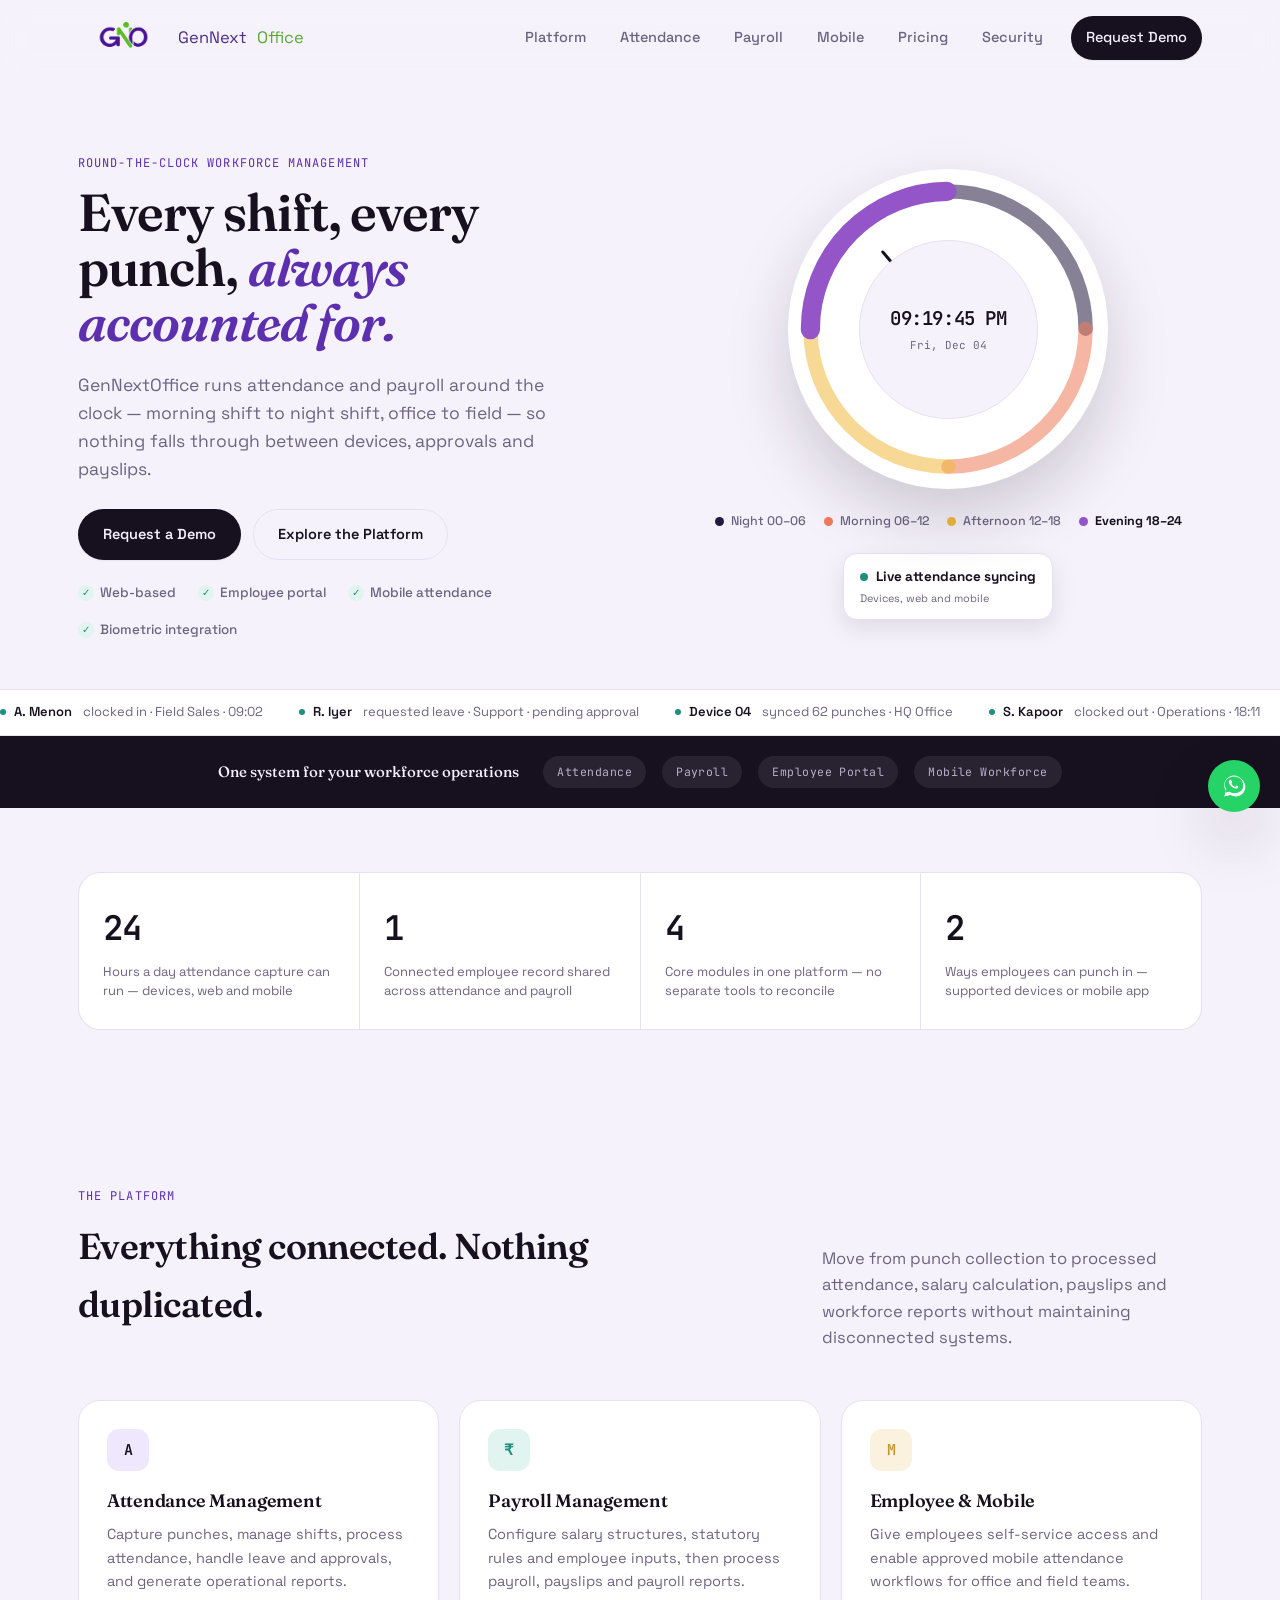
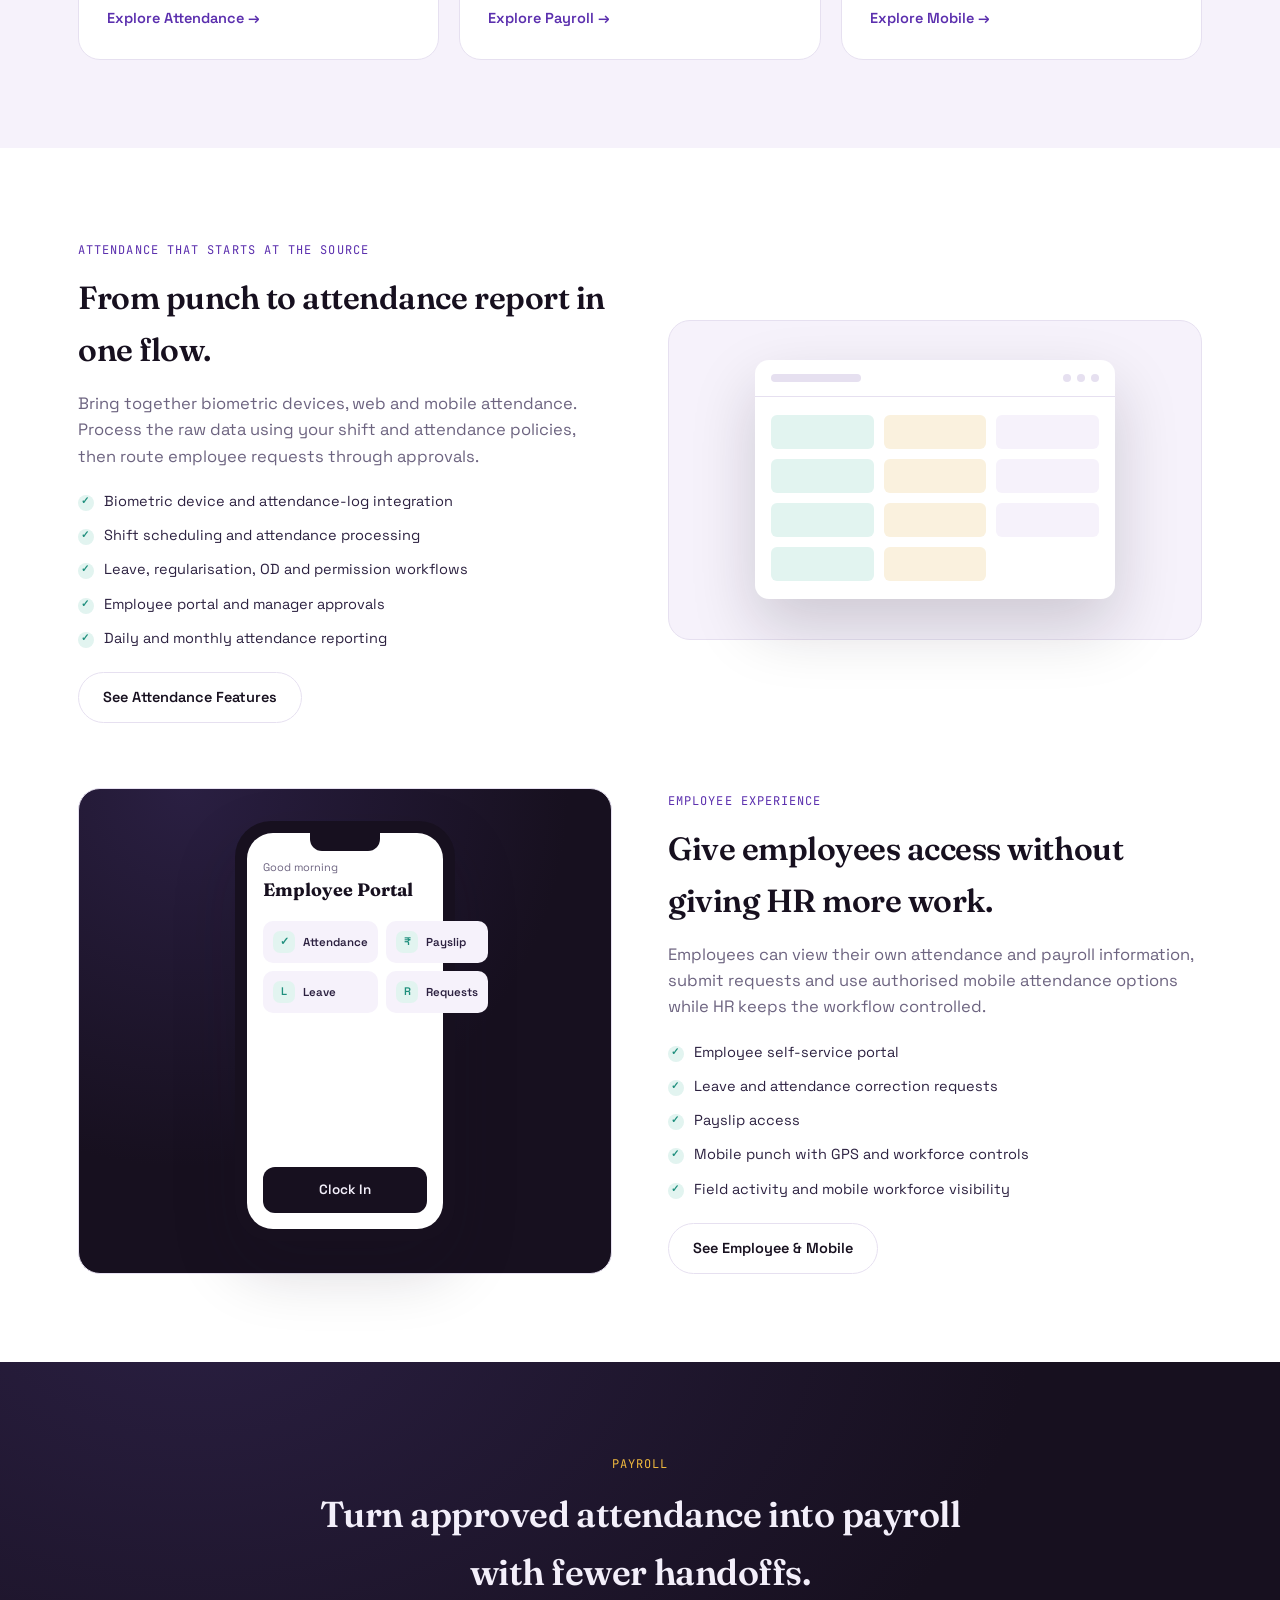
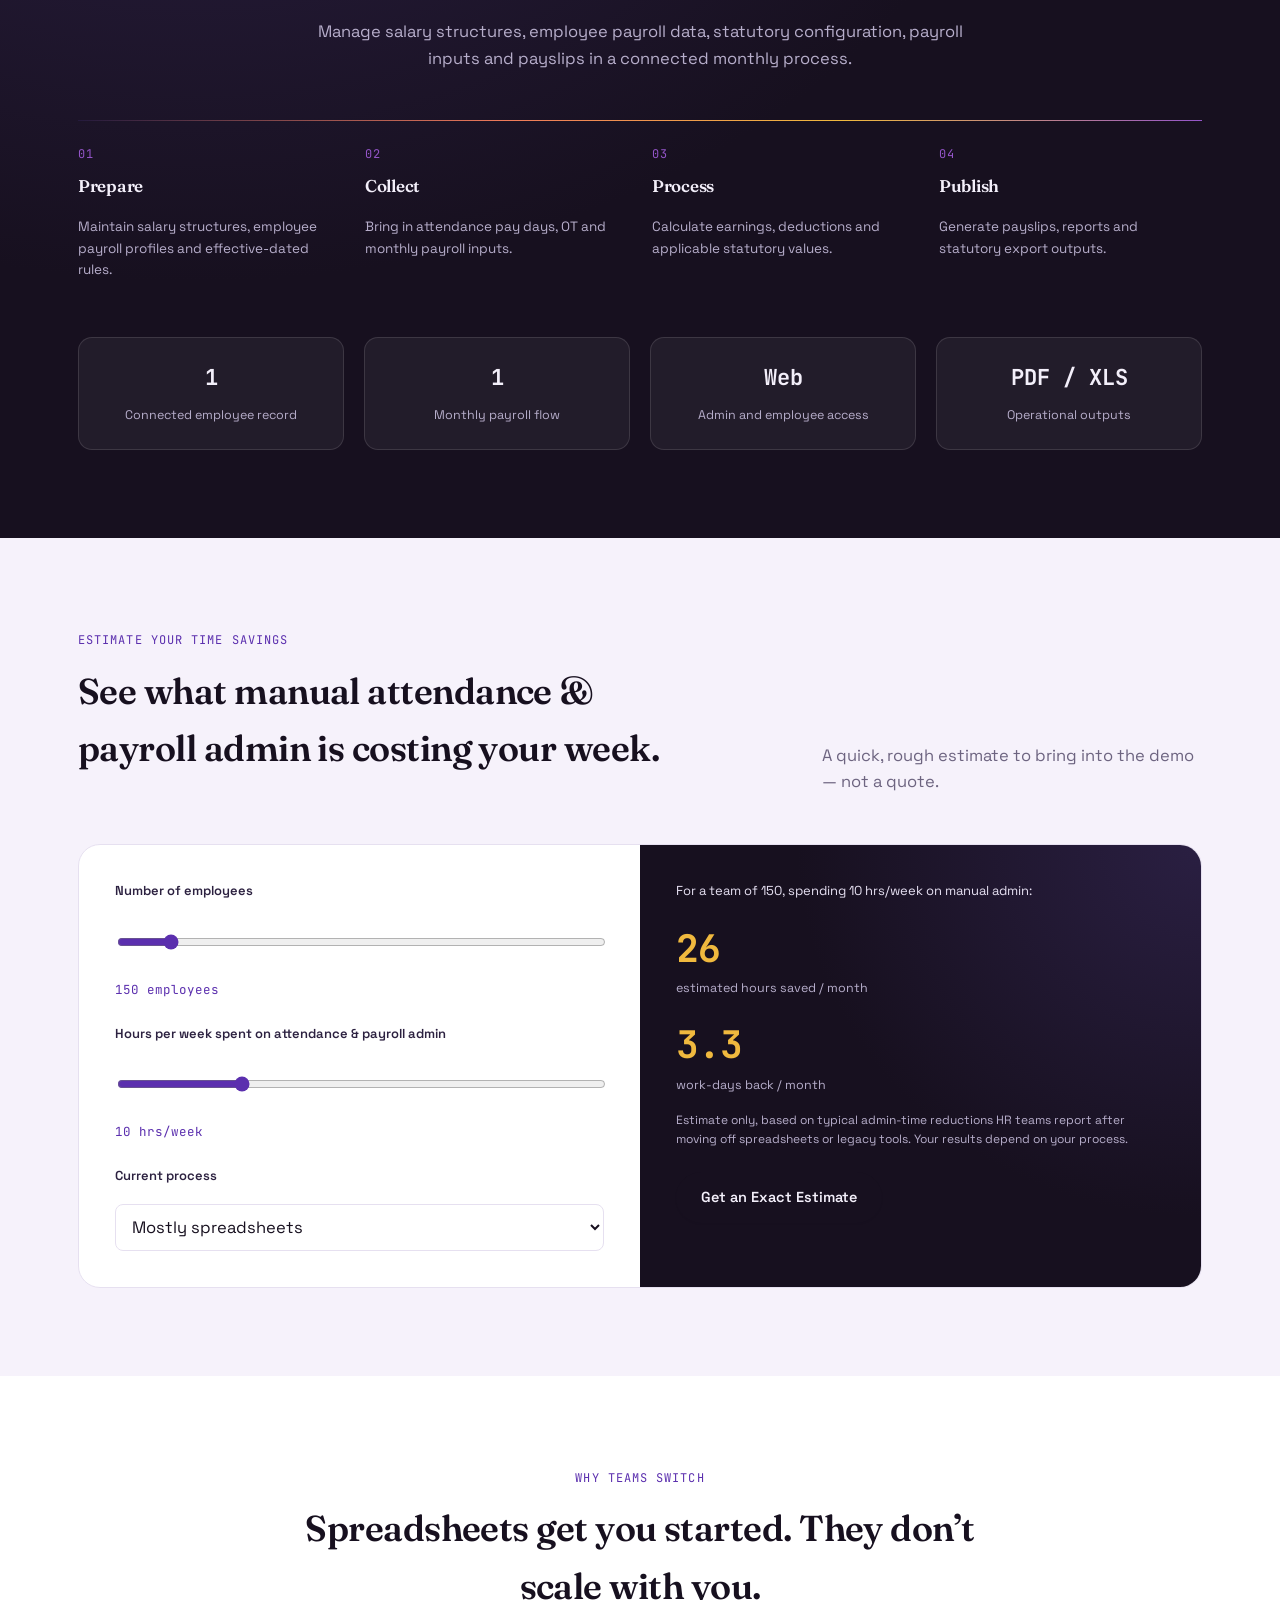
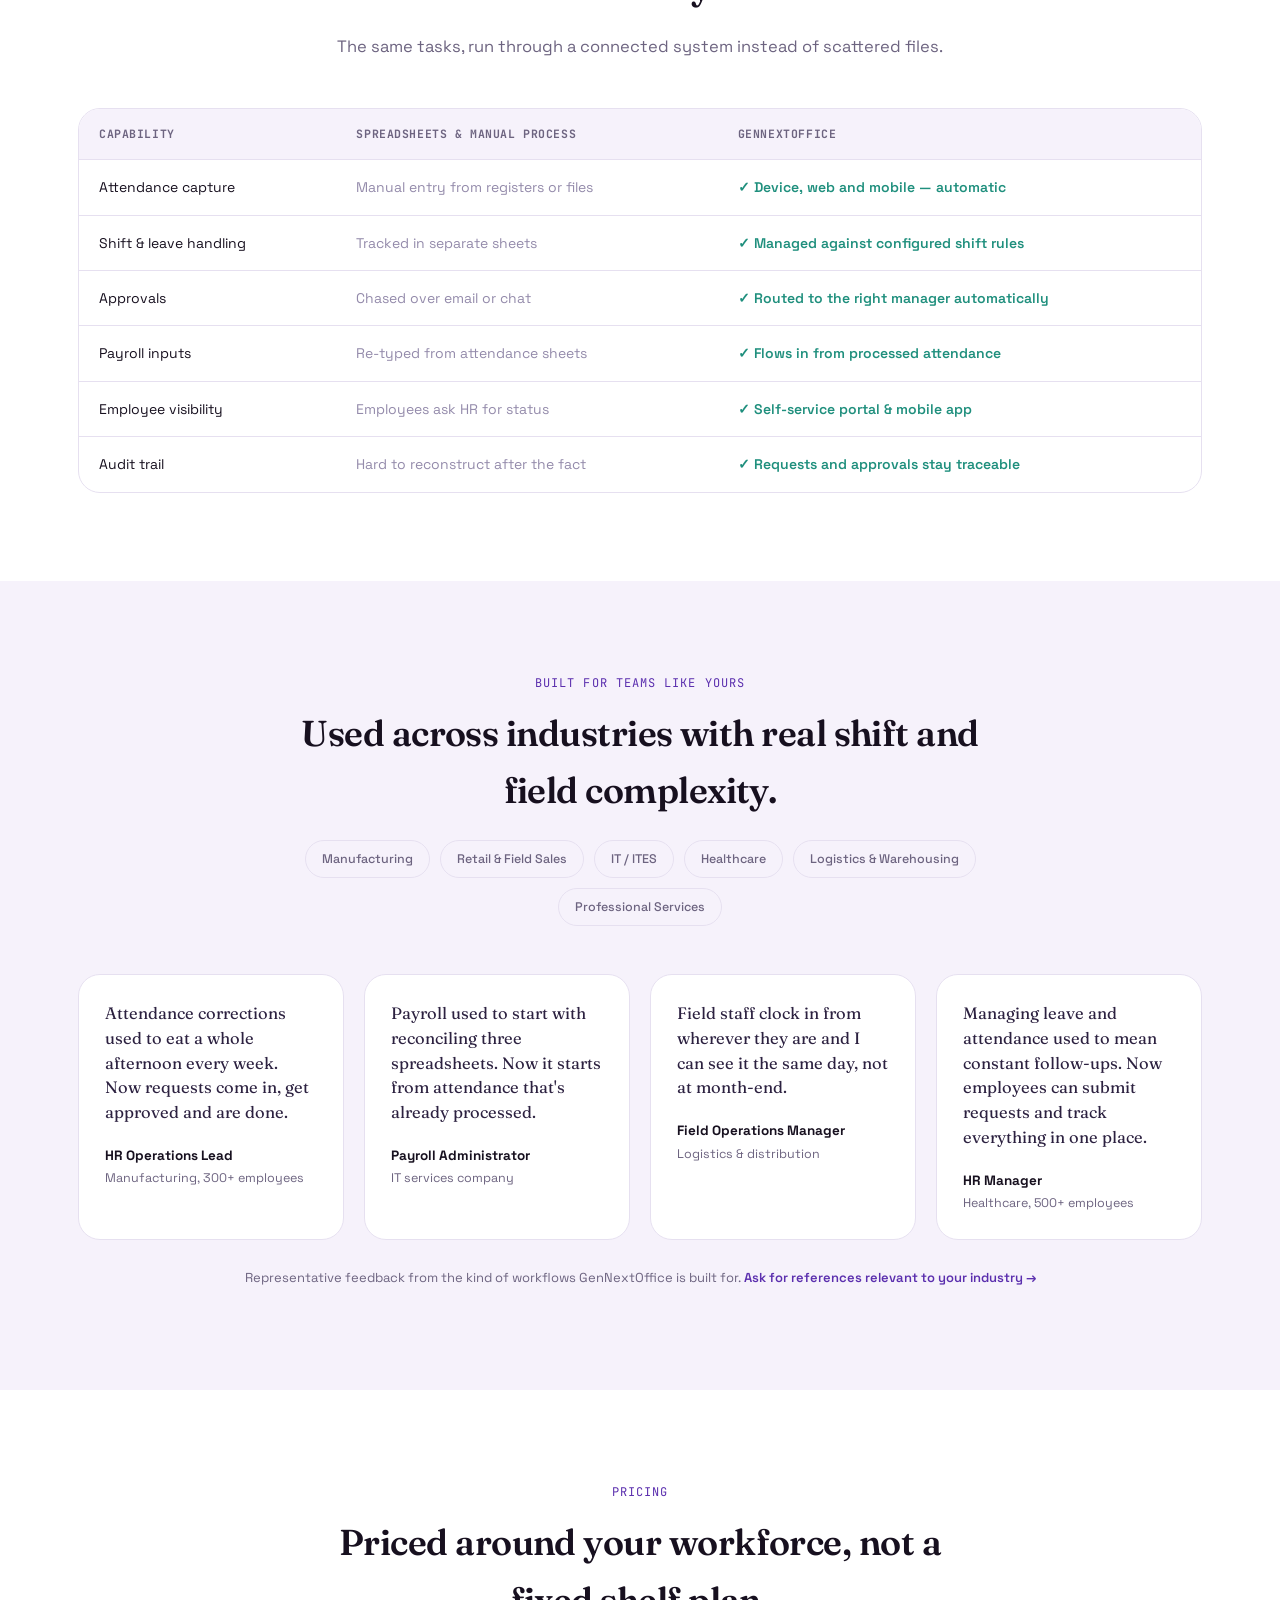
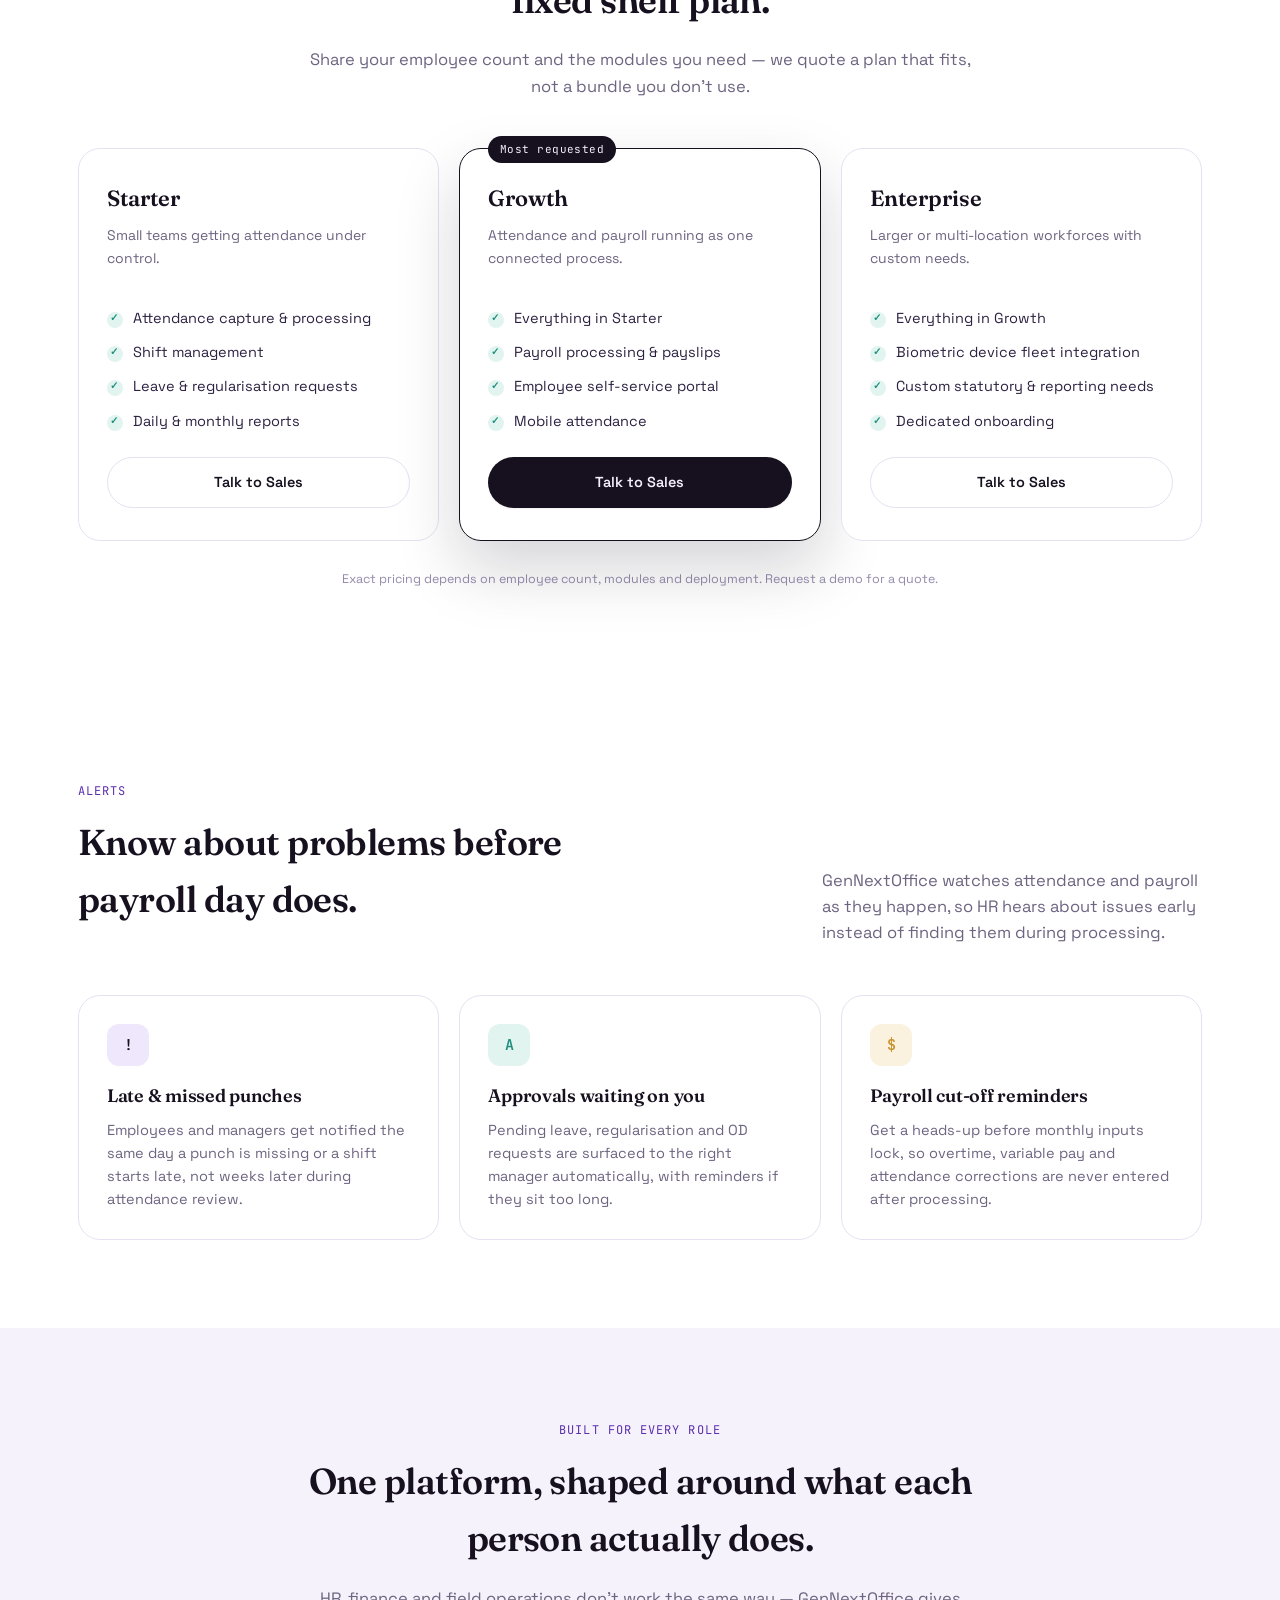
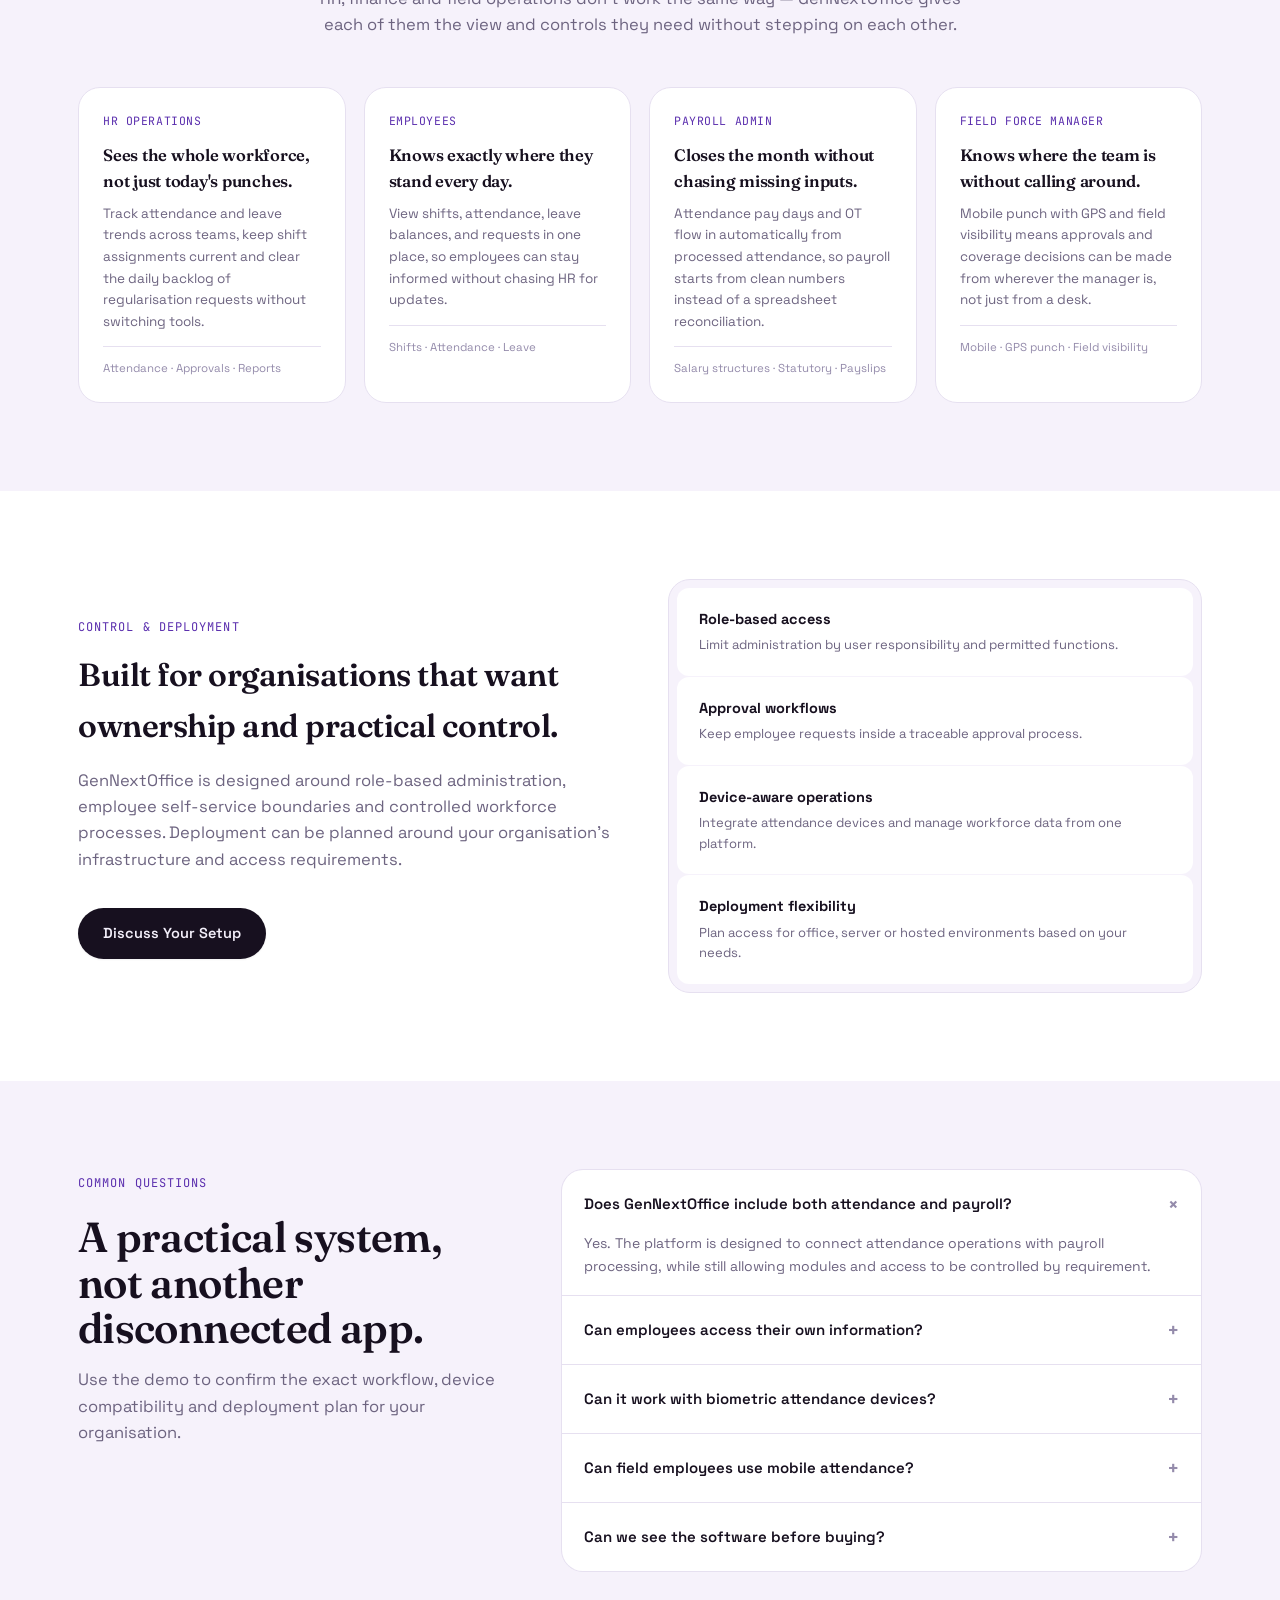
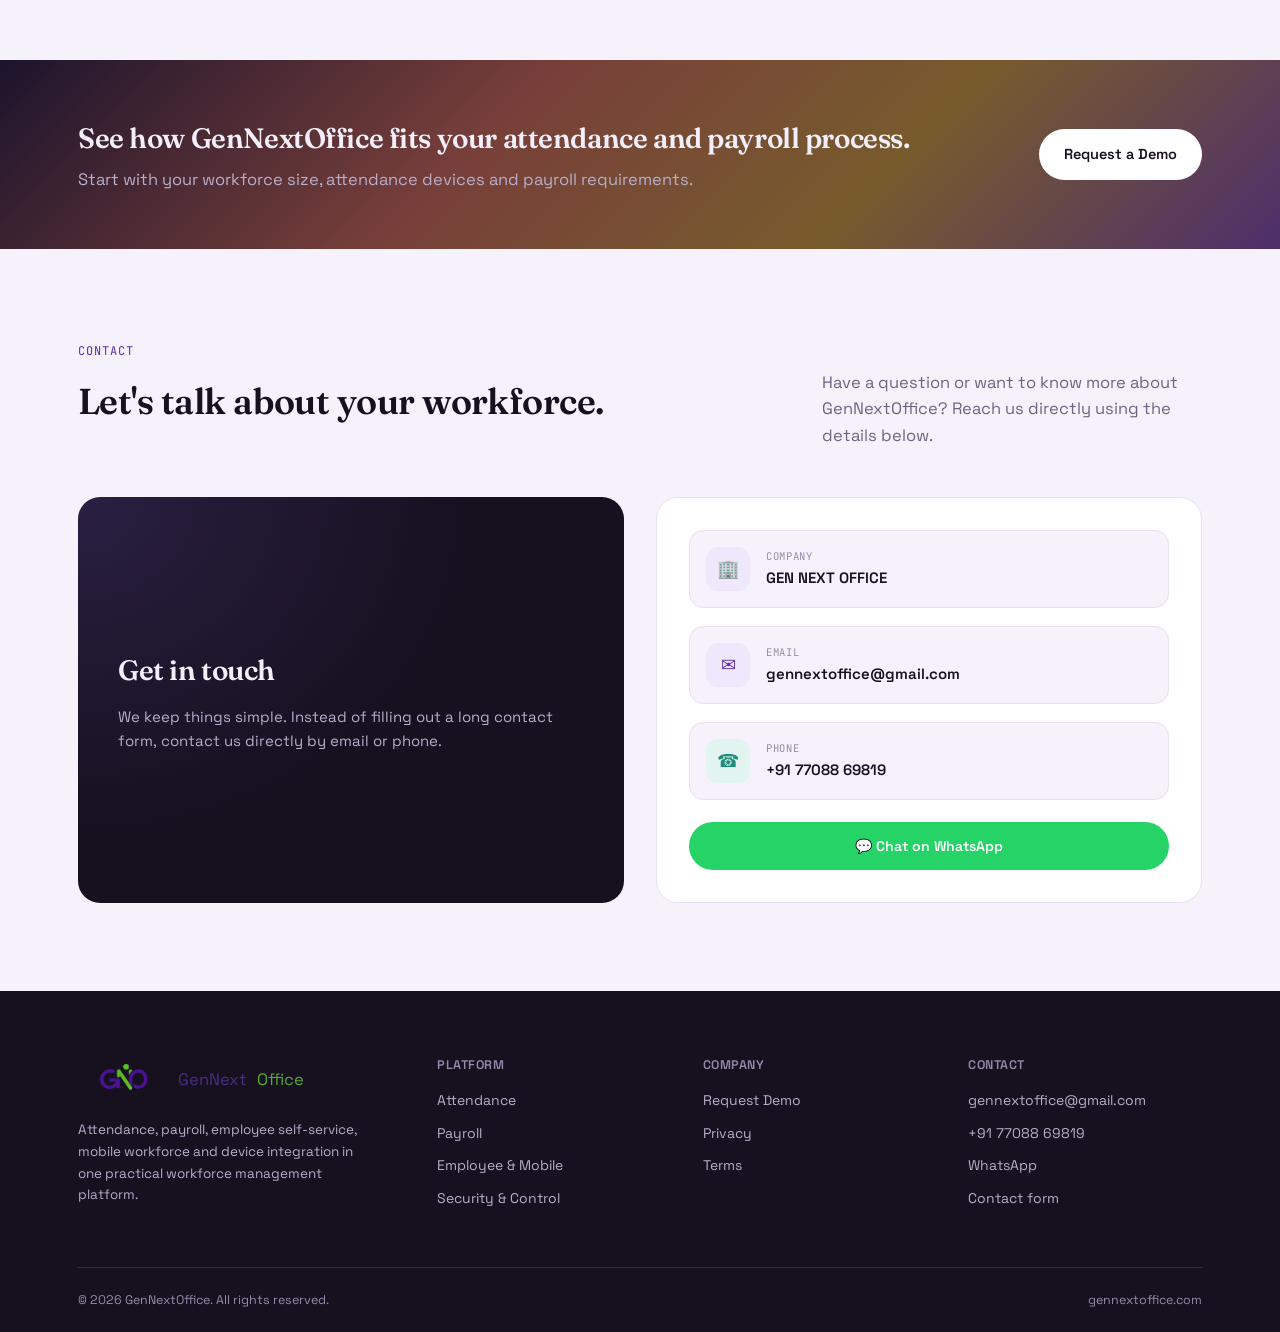
<file: index.html>
<!doctype html>
<html lang="en">
<head>
  <meta charset="utf-8">
  <meta name="viewport" content="width=device-width, initial-scale=1">
  <title>GenNextOffice | Attendance, Payroll & Workforce Management</title>
  <meta name="description" content="GenNextOffice brings attendance, payroll, employee self-service, mobile workforce tools and biometric device integration into one practical workforce management platform.">
  <meta name="theme-color" content="#17101f">
  <meta property="og:title" content="GenNextOffice | Workforce Management, Simplified">
  <meta property="og:description" content="Attendance, payroll, employee self-service, mobile workforce and device integration in one platform.">
  <meta property="og:type" content="website">
  <meta property="og:url" content="https://gennextoffice.com/">
  <link rel="canonical" href="https://gennextoffice.com/">
  <link rel="icon" href="assets/images/favicon.svg" type="image/svg+xml">
  <link rel="preconnect" href="https://fonts.googleapis.com">
  <link rel="preconnect" href="https://fonts.gstatic.com" crossorigin>
  <link href="https://fonts.googleapis.com/css2?family=Fraunces:ital,opsz,wght@0,9..144,500;0,9..144,600;1,9..144,500&family=Space+Grotesk:wght@400;500;600;700&family=JetBrains+Mono:wght@400;500;600&display=swap" rel="stylesheet">
  <link rel="stylesheet" href="assets/css/styles.css">
  <script src="site-config.js"></script>
  <script defer src="assets/js/main.js"></script>
  <link rel="icon" href="assets/images/image-removebg-preview (1).png" type="">
</head>
<body>
<div class="scroll-progress" data-scroll-progress></div>
<a class="skip-link" href="#main">Skip to content</a>
<header class="site-header">
  <div class="container nav-wrap">
    <a class="brand" href="index.html" aria-label="GenNextOffice home"><img src="assets/images/image-removebg-preview (1).png" style=" width: 90px;
    height: auto;
    max-height: 50px;
    object-fit: contain;"><span style="color: #4B2E83;">GenNext</span><span style="color: #58A935;">Office</span></a>
    <button class="menu-button" type="button" aria-label="Open menu" aria-expanded="false" data-menu-button><span></span><span></span><span></span></button>
    <nav class="main-nav" aria-label="Main navigation" data-nav>
      <a href="#platform">Platform</a>
      <a href="attendance.html">Attendance</a>
      <a href="payroll.html">Payroll</a>
      <a href="mobile-app.html">Mobile</a>
      <a href="#pricing">Pricing</a>
      <a href="#security">Security</a>
         <a class="btn btn-primary" href="#contact" data-demo-link>Request Demo</a>
  </div>
</header>

<main id="main">
<section class="hero">
  <div class="container hero-grid">
    <div data-reveal>
      <div class="eyebrow">Round-the-clock workforce management</div>
      <h1>Every shift, every punch, <em>always accounted for.</em></h1>
      <p class="hero-copy">GenNextOffice runs attendance and payroll around the clock — morning shift to night shift, office to field — so nothing falls through between devices, approvals and payslips.</p>
      <div class="hero-actions">
        <a class="btn btn-primary" href="#contact" data-demo-link>Request a Demo</a>
        <a class="btn btn-secondary" href="#platform">Explore the Platform</a>
      </div>
      <div class="hero-points">
        <span><i>✓</i> Web-based</span>
        <span><i>✓</i> Employee portal</span>
        <span><i>✓</i> Mobile attendance</span>
        <span><i>✓</i> Biometric integration</span>
      </div>
    </div>
    <div data-reveal>
      <div class="shift-clock-wrap">
        <div class="shift-clock" aria-label="Live 24-hour shift coverage clock">
          <svg viewBox="0 0 200 200">
            <circle class="arc arc-night" cx="100" cy="100" r="86" pathLength="360" stroke-dasharray="90 270" stroke-dashoffset="0"></circle>
            <circle class="arc arc-morning" cx="100" cy="100" r="86" pathLength="360" stroke-dasharray="90 270" stroke-dashoffset="-90"></circle>
            <circle class="arc arc-afternoon" cx="100" cy="100" r="86" pathLength="360" stroke-dasharray="90 270" stroke-dashoffset="-180"></circle>
            <circle class="arc arc-evening" cx="100" cy="100" r="86" pathLength="360" stroke-dasharray="90 270" stroke-dashoffset="-270"></circle>
          </svg>
          <div class="shift-hand" data-clock-hand></div>
          <div class="shift-center">
            <div class="time" data-clock-time>--:--:--</div>
            <div class="date" data-clock-date>—</div>
          </div>
        </div>
        <div class="shift-legend">
          <span><i style="background:var(--dawn)"></i>Night 00–06</span>
          <span><i style="background:var(--sunrise)"></i>Morning 06–12</span>
          <span><i style="background:var(--day)"></i>Afternoon 12–18</span>
          <span><i style="background:var(--evening)"></i>Evening 18–24</span>
        </div>
        <div class="float-card"><strong><span class="pulse"></span> Live attendance syncing</strong><small>Devices, web and mobile</small></div>
      </div>
    </div>
  </div>
</section>

<div class="ticker-band" aria-label="Live shift activity">
  <div class="ticker-track">
    <span class="ticker-item"><i></i><b>A. Menon</b>&nbsp;clocked in · Field Sales · 09:02</span>
    <span class="ticker-item"><i></i><b>R. Iyer</b>&nbsp;requested leave · Support · pending approval</span>
    <span class="ticker-item"><i></i><b>Device 04</b>&nbsp;synced 62 punches · HQ Office</span>
    <span class="ticker-item"><i></i><b>S. Kapoor</b>&nbsp;clocked out · Operations · 18:11</span>
    <span class="ticker-item"><i></i><b>Payroll</b>&nbsp;August cut-off in 3 days</span>
    <span class="ticker-item"><i></i><b>N. Fernandes</b>&nbsp;mobile punch · Field visit · GPS verified</span>
    <span class="ticker-item"><i></i><b>A. Menon</b>&nbsp;clocked in · Field Sales · 09:02</span>
    <span class="ticker-item"><i></i><b>R. Iyer</b>&nbsp;requested leave · Support · pending approval</span>
    <span class="ticker-item"><i></i><b>Device 04</b>&nbsp;synced 62 punches · HQ Office</span>
    <span class="ticker-item"><i></i><b>S. Kapoor</b>&nbsp;clocked out · Operations · 18:11</span>
    <span class="ticker-item"><i></i><b>Payroll</b>&nbsp;August cut-off in 3 days</span>
    <span class="ticker-item"><i></i><b>N. Fernandes</b>&nbsp;mobile punch · Field visit · GPS verified</span>
  </div>
</div>

<div class="trust-strip">
  <div class="container trust-inner">
    <strong>One system for your workforce operations</strong>
    <div class="trust-pill">Attendance</div><div class="trust-pill">Payroll</div><div class="trust-pill">Employee Portal</div><div class="trust-pill">Mobile Workforce</div>
  </div>
</div>

<section class="section" style="padding:64px 0">
  <div class="container">
    <div class="stats-grid" data-reveal-stagger>
      <div class="stat-card"><strong data-count-to="24">0</strong><span>Hours a day attendance capture can run — devices, web and mobile</span></div>
      <div class="stat-card"><strong data-count-to="1">0</strong><span>Connected employee record shared across attendance and payroll</span></div>
      <div class="stat-card"><strong data-count-to="4">0</strong><span>Core modules in one platform — no separate tools to reconcile</span></div>
      <div class="stat-card"><strong data-count-to="2">0</strong><span>Ways employees can punch in — supported devices or mobile app</span></div>
    </div>
  </div>
</section>

<section class="section" id="platform">
  <div class="container">
    <div class="section-head" data-reveal>
      <div><div class="eyebrow">The platform</div><h2>Everything connected. Nothing duplicated.</h2></div>
      <p>Move from punch collection to processed attendance, salary calculation, payslips and workforce reports without maintaining disconnected systems.</p>
    </div>
    <div class="suite-grid">
      <article class="suite-card" data-reveal><div class="icon-box">A</div><h3>Attendance Management</h3><p>Capture punches, manage shifts, process attendance, handle leave and approvals, and generate operational reports.</p><a class="text-link" href="attendance.html">Explore Attendance →</a></article>
      <article class="suite-card" data-reveal><div class="icon-box teal">₹</div><h3>Payroll Management</h3><p>Configure salary structures, statutory rules and employee inputs, then process payroll, payslips and payroll reports.</p><a class="text-link" href="payroll.html">Explore Payroll →</a></article>
      <article class="suite-card" data-reveal><div class="icon-box gold">M</div><h3>Employee & Mobile</h3><p>Give employees self-service access and enable approved mobile attendance workflows for office and field teams.</p><a class="text-link" href="mobile-app.html">Explore Mobile →</a></article>
    </div>
  </div>
</section>

<section class="section soft">
  <div class="container">
    <div class="feature-split">
      <div class="feature-copy" data-reveal>
        <div class="eyebrow">Attendance that starts at the source</div>
        <h2>From punch to attendance report in one flow.</h2>
        <p>Bring together biometric devices, web and mobile attendance. Process the raw data using your shift and attendance policies, then route employee requests through approvals.</p>
        <ul class="check-list" data-reveal-stagger>
          <li>Biometric device and attendance-log integration</li>
          <li>Shift scheduling and attendance processing</li>
          <li>Leave, regularisation, OD and permission workflows</li>
          <li>Employee portal and manager approvals</li>
          <li>Daily and monthly attendance reporting</li>
        </ul>
        <a class="btn btn-secondary" href="attendance.html" style="margin-top:22px">See Attendance Features</a>
      </div>
      <div class="feature-visual" data-reveal>
        <div class="report-preview">
          <div class="report-toolbar"><div class="report-title"></div><div class="report-buttons"><span></span><span></span><span></span></div></div>
          <div class="report-table"><span></span><span></span><span></span><span></span><span></span><span></span><span></span><span></span><span></span><span></span><span></span></div>
        </div>
      </div>
    </div>

    <div class="feature-split">
      <div class="feature-visual darkish" data-reveal>
        <div class="phone">
          <div class="phone-notch"></div>
          <div class="phone-screen">
            <div class="phone-hero"><small>Good morning</small><strong>Employee Portal</strong></div>
            <div class="phone-actions"><div class="phone-tile"><i>✓</i>Attendance</div><div class="phone-tile"><i>₹</i>Payslip</div><div class="phone-tile"><i>L</i>Leave</div><div class="phone-tile"><i>R</i>Requests</div></div>
            <div class="phone-punch">Clock In</div>
          </div>
        </div>
      </div>
      <div class="feature-copy" data-reveal>
        <div class="eyebrow">Employee experience</div>
        <h2>Give employees access without giving HR more work.</h2>
        <p>Employees can view their own attendance and payroll information, submit requests and use authorised mobile attendance options while HR keeps the workflow controlled.</p>
        <ul class="check-list" data-reveal-stagger>
          <li>Employee self-service portal</li>
          <li>Leave and attendance correction requests</li>
          <li>Payslip access</li>
          <li>Mobile punch with GPS and workforce controls</li>
          <li>Field activity and mobile workforce visibility</li>
        </ul>
        <a class="btn btn-secondary" href="mobile-app.html" style="margin-top:22px">See Employee & Mobile</a>
      </div>
    </div>
  </div>
</section>

<section class="section dark">
  <div class="container">
    <div class="center-head" data-reveal><div class="eyebrow on-dark">Payroll</div><h2>Turn approved attendance into payroll with fewer handoffs.</h2><p>Manage salary structures, employee payroll data, statutory configuration, payroll inputs and payslips in a connected monthly process.</p></div>
    <div class="workflow-line"><span></span></div>
    <div class="workflow">
      <div class="step" data-reveal><span class="stepnum">01</span><h3>Prepare</h3><p>Maintain salary structures, employee payroll profiles and effective-dated rules.</p></div>
      <div class="step" data-reveal><span class="stepnum">02</span><h3>Collect</h3><p>Bring in attendance pay days, OT and monthly payroll inputs.</p></div>
      <div class="step" data-reveal><span class="stepnum">03</span><h3>Process</h3><p>Calculate earnings, deductions and applicable statutory values.</p></div>
      <div class="step" data-reveal><span class="stepnum">04</span><h3>Publish</h3><p>Generate payslips, reports and statutory export outputs.</p></div>
    </div>
    <div class="metric-grid">
      <div class="metric" data-reveal><strong>1</strong><span>Connected employee record</span></div>
      <div class="metric" data-reveal><strong>1</strong><span>Monthly payroll flow</span></div>
      <div class="metric" data-reveal><strong>Web</strong><span>Admin and employee access</span></div>
      <div class="metric" data-reveal><strong>PDF / XLS</strong><span>Operational outputs</span></div>
    </div>
  </div>
</section>

<section class="section" id="roi">
  <div class="container">
    <div class="section-head" data-reveal>
      <div><div class="eyebrow">Estimate your time savings</div><h2>See what manual attendance &amp; payroll admin is costing your week.</h2></div>
      <p>A quick, rough estimate to bring into the demo — not a quote.</p>
    </div>
    <div class="roi-calculator" data-reveal>
      <div class="roi-inputs">
        <div class="field">
          <label for="roi-employees">Number of employees</label>
          <input type="range" id="roi-employees" min="10" max="2000" step="10" value="150" data-roi-employees>
          <div class="roi-value" data-roi-employees-value>150 employees</div>
        </div>
        <div class="field">
          <label for="roi-hours">Hours per week spent on attendance &amp; payroll admin</label>
          <input type="range" id="roi-hours" min="1" max="40" step="1" value="10" data-roi-hours>
          <div class="roi-value" data-roi-hours-value>10 hrs/week</div>
        </div>
        <div class="field">
          <label for="roi-process">Current process</label>
          <select id="roi-process" data-roi-process>
            <option value="0.6">Mostly spreadsheets</option>
            <option value="0.4">Legacy or older software</option>
            <option value="0.5">Partly manual, partly digital</option>
          </select>
        </div>
      </div>
      <div class="roi-output">
        <p class="roi-note" data-roi-summary style="color:#e7e1f3;font-size:13px;margin:0">For a team of 150, spending 10 hrs/week on manual admin:</p>
        <div class="roi-stat"><strong data-roi-hours-saved>0</strong><span>estimated hours saved / month</span></div>
        <div class="roi-stat"><strong data-roi-days-saved>0</strong><span>work-days back / month</span></div>
        <p class="roi-note">Estimate only, based on typical admin-time reductions HR teams report after moving off spreadsheets or legacy tools. Your results depend on your process.</p>
        <a class="btn btn-primary" href="#contact" data-demo-link>Get an Exact Estimate</a>
      </div>
    </div>
  </div>
</section>

<section class="section soft">
  <div class="container">
    <div class="center-head" data-reveal>
      <div class="eyebrow">Why teams switch</div>
      <h2>Spreadsheets get you started. They don’t scale with you.</h2>
      <p>The same tasks, run through a connected system instead of scattered files.</p>
    </div>
    <div class="compare-wrap" data-reveal>
      <table class="compare-table">
        <thead><tr><th>Capability</th><th>Spreadsheets &amp; manual process</th><th>GenNextOffice</th></tr></thead>
        <tbody>
          <tr><td>Attendance capture</td><td class="no">Manual entry from registers or files</td><td class="yes">Device, web and mobile — automatic</td></tr>
          <tr><td>Shift &amp; leave handling</td><td class="no">Tracked in separate sheets</td><td class="yes">Managed against configured shift rules</td></tr>
          <tr><td>Approvals</td><td class="no">Chased over email or chat</td><td class="yes">Routed to the right manager automatically</td></tr>
          <tr><td>Payroll inputs</td><td class="no">Re-typed from attendance sheets</td><td class="yes">Flows in from processed attendance</td></tr>
          <tr><td>Employee visibility</td><td class="no">Employees ask HR for status</td><td class="yes">Self-service portal &amp; mobile app</td></tr>
          <tr><td>Audit trail</td><td class="no">Hard to reconstruct after the fact</td><td class="yes">Requests and approvals stay traceable</td></tr>
        </tbody>
      </table>
    </div>
  </div>
</section>

<section class="section">
  <div class="container">
    <div class="center-head" data-reveal>
      <div class="eyebrow">Built for teams like yours</div>
      <h2>Used across industries with real shift and field complexity.</h2>
      <div class="industries-strip"><span>Manufacturing</span><span>Retail &amp; Field Sales</span><span>IT / ITES</span><span>Healthcare</span><span>Logistics &amp; Warehousing</span><span>Professional Services</span></div>
    </div>
    <div class="testimonial-grid" data-reveal-stagger>

    <!-- Card 1 -->
    <article class="testimonial-card">
        <blockquote>
            Attendance corrections used to eat a whole afternoon every week.
            Now requests come in, get approved and are done.
        </blockquote>

        <div class="testimonial-role">
            <strong>HR Operations Lead</strong>
            <span>Manufacturing, 300+ employees</span>
        </div>
    </article>


    <!-- Card 2 -->
    <article class="testimonial-card">
        <blockquote>
            Payroll used to start with reconciling three spreadsheets.
            Now it starts from attendance that's already processed.
        </blockquote>

        <div class="testimonial-role">
            <strong>Payroll Administrator</strong>
            <span>IT services company</span>
        </div>
    </article>


    <!-- Card 3 -->
    <article class="testimonial-card">
        <blockquote>
            Field staff clock in from wherever they are and I can see it
            the same day, not at month-end.
        </blockquote>

        <div class="testimonial-role">
            <strong>Field Operations Manager</strong>
            <span>Logistics &amp; distribution</span>
        </div>
    </article>


    <!-- Card 4 -->
    <article class="testimonial-card">
        <blockquote>
            Managing leave and attendance used to mean constant follow-ups.
            Now employees can submit requests and track everything in one
            place.
        </blockquote>

        <div class="testimonial-role">
            <strong>HR Manager</strong>
            <span>Healthcare, 500+ employees</span>
        </div>
    </article>

</div>
    <p class="testimonial-note">Representative feedback from the kind of workflows GenNextOffice is built for. <a href="#contact" data-demo-link style="color:var(--accent-ink);font-weight:600">Ask for references relevant to your industry →</a></p>
  </div>
</section>

<section class="section soft" id="pricing">
  <div class="container">
    <div class="center-head" data-reveal>
      <div class="eyebrow">Pricing</div>
      <h2>Priced around your workforce, not a fixed shelf plan.</h2>
      <p>Share your employee count and the modules you need — we quote a plan that fits, not a bundle you don't use.</p>
    </div>
    <div class="pricing-grid">
      <article class="pricing-card" data-reveal>
        <div class="pricing-name">Starter</div>
        <p class="pricing-desc">Small teams getting attendance under control.</p>
        <ul class="check-list" data-reveal-stagger>
          <li>Attendance capture &amp; processing</li>
          <li>Shift management</li>
          <li>Leave &amp; regularisation requests</li>
          <li>Daily &amp; monthly reports</li>
        </ul>
        <a class="btn btn-secondary" href="#contact" data-demo-link>Talk to Sales</a>
      </article>
      <article class="pricing-card featured" data-reveal>
        <div class="pricing-badge">Most requested</div>
        <div class="pricing-name">Growth</div>
        <p class="pricing-desc">Attendance and payroll running as one connected process.</p>
        <ul class="check-list" data-reveal-stagger>
          <li>Everything in Starter</li>
          <li>Payroll processing &amp; payslips</li>
          <li>Employee self-service portal</li>
          <li>Mobile attendance</li>
        </ul>
        <a class="btn btn-primary" href="#contact" data-demo-link>Talk to Sales</a>
      </article>
      <article class="pricing-card" data-reveal>
        <div class="pricing-name">Enterprise</div>
        <p class="pricing-desc">Larger or multi-location workforces with custom needs.</p>
        <ul class="check-list" data-reveal-stagger>
          <li>Everything in Growth</li>
          <li>Biometric device fleet integration</li>
          <li>Custom statutory &amp; reporting needs</li>
          <li>Dedicated onboarding</li>
        </ul>
        <a class="btn btn-secondary" href="#contact" data-demo-link>Talk to Sales</a>
      </article>
    </div>
    <p class="pricing-note">Exact pricing depends on employee count, modules and deployment. Request a demo for a quote.</p>
  </div>
</section>

<section class="section soft">
  <div class="container">
    <div class="section-head" data-reveal>
      <div><div class="eyebrow">Alerts</div><h2>Know about problems before payroll day does.</h2></div>
      <p>GenNextOffice watches attendance and payroll as they happen, so HR hears about issues early instead of finding them during processing.</p>
    </div>
    <div class="suite-grid">
      <article class="suite-card" data-reveal>
        <div class="icon-box">!</div>
        <h3>Late & missed punches</h3>
        <p>Employees and managers get notified the same day a punch is missing or a shift starts late, not weeks later during attendance review.</p>
      </article>
      <article class="suite-card" data-reveal>
        <div class="icon-box teal">A</div>
        <h3>Approvals waiting on you</h3>
        <p>Pending leave, regularisation and OD requests are surfaced to the right manager automatically, with reminders if they sit too long.</p>
      </article>
      <article class="suite-card" data-reveal>
        <div class="icon-box gold">$</div>
        <h3>Payroll cut-off reminders</h3>
        <p>Get a heads-up before monthly inputs lock, so overtime, variable pay and attendance corrections are never entered after processing.</p>
      </article>
    </div>
  </div>
</section>

<section class="section">
  <div class="container">
    <div class="center-head" data-reveal>
      <div class="eyebrow">Built for every role</div>
      <h2>One platform, shaped around what each person actually does.</h2>
      <p>HR, finance and field operations don't work the same way — GenNextOffice gives each of them the view and controls they need without stepping on each other.</p>
    </div>
    <div class="persona-grid">
      <article class="persona-card" data-reveal>
        <div class="persona-role">HR Operations</div>
        <h3>Sees the whole workforce, not just today's punches.</h3>
        <p>Track attendance and leave trends across teams, keep shift assignments current and clear the daily backlog of regularisation requests without switching tools.</p>
        <span class="persona-tag">Attendance · Approvals · Reports</span>
      </article>
      <article class="persona-card" data-reveal>
  <div class="persona-role">Employees</div>
  <h3>Knows exactly where they stand every day.</h3>
  <p>View shifts, attendance, leave balances, and requests in one place, so employees can stay informed without chasing HR for updates.</p>
  <span class="persona-tag">Shifts · Attendance · Leave</span>
</article>
      <article class="persona-card" data-reveal>
        <div class="persona-role">Payroll Admin</div>
        <h3>Closes the month without chasing missing inputs.</h3>
        <p>Attendance pay days and OT flow in automatically from processed attendance, so payroll starts from clean numbers instead of a spreadsheet reconciliation.</p>
        <span class="persona-tag">Salary structures · Statutory · Payslips</span>
      </article>
      <article class="persona-card" data-reveal>
        <div class="persona-role">Field Force Manager</div>
        <h3>Knows where the team is without calling around.</h3>
        <p>Mobile punch with GPS and field visibility means approvals and coverage decisions can be made from wherever the manager is, not just from a desk.</p>
        <span class="persona-tag">Mobile · GPS punch · Field visibility</span>
      </article>
    </div>
  </div>
</section>

<section class="section soft" id="security">
  <div class="container security-grid">
    <div class="feature-copy" data-reveal>
      <div class="eyebrow">Control & deployment</div>
      <h2>Built for organisations that want ownership and practical control.</h2>
      <p>GenNextOffice is designed around role-based administration, employee self-service boundaries and controlled workforce processes. Deployment can be planned around your organisation’s infrastructure and access requirements.</p>
      <a class="btn btn-primary" href="#contact" style="margin-top:18px">Discuss Your Setup</a>
    </div>
    <div class="security-card" data-reveal>
      <div class="security-item"><b>Role-based access</b><span>Limit administration by user responsibility and permitted functions.</span></div>
      <div class="security-item"><b>Approval workflows</b><span>Keep employee requests inside a traceable approval process.</span></div>
      <div class="security-item"><b>Device-aware operations</b><span>Integrate attendance devices and manage workforce data from one platform.</span></div>
      <div class="security-item"><b>Deployment flexibility</b><span>Plan access for office, server or hosted environments based on your needs.</span></div>
    </div>
  </div>
</section>

<section class="section">
  <div class="container faq-grid">
    <div data-reveal><div class="eyebrow">Common questions</div><h2 style="font-family:var(--display);font-size:42px;line-height:1.08;letter-spacing:-.015em;margin:10px 0 16px">A practical system, not another disconnected app.</h2><p style="color:var(--muted)">Use the demo to confirm the exact workflow, device compatibility and deployment plan for your organisation.</p></div>
    <div class="faq-list" data-reveal>
      <details open><summary>Does GenNextOffice include both attendance and payroll?</summary><p>Yes. The platform is designed to connect attendance operations with payroll processing, while still allowing modules and access to be controlled by requirement.</p></details>
      <details><summary>Can employees access their own information?</summary><p>Yes. Employee self-service supports access to relevant attendance and payroll information plus request workflows such as leave and attendance corrections.</p></details>
      <details><summary>Can it work with biometric attendance devices?</summary><p>GenNextOffice includes device-integration workflows. Exact support depends on the device model and communication method, so device compatibility should be confirmed before deployment.</p></details>
      <details><summary>Can field employees use mobile attendance?</summary><p>Approved employees can use configured mobile attendance workflows, with controls such as location-based capture depending on the selected setup.</p></details>
      <details><summary>Can we see the software before buying?</summary><p>Yes. Request a demo so the attendance, payroll, employee and device workflows can be shown against your actual use case.</p></details>
    </div>
  </div>
</section>

<section class="cta-band">
  <div class="container cta-inner">
    <div><h2>See how GenNextOffice fits your attendance and payroll process.</h2><p>Start with your workforce size, attendance devices and payroll requirements.</p></div>
    <a class="btn btn-light" href="#contact">Request a Demo</a>
  </div>
</section>

<section class="section contact-section" id="contact">
  <div class="container">

    <div class="section-head">
      <div>
        <span class="eyebrow">CONTACT</span>
        <h2>Let's talk about your workforce.</h2>
      </div>

      <p>
        Have a question or want to know more about GenNextOffice?
        Reach us directly using the details below.
      </p>
    </div>

    <div class="contact-grid">

      <!-- Left side -->
      <div class="contact-card" data-reveal>

        <h3>Get in touch</h3>

        <p>
          We keep things simple. Instead of filling out a long contact form,
          contact us directly by email or phone.
        </p>

      </div>

      <!-- Right side -->
      <div class="contact-info" data-reveal>

        <!-- Company -->
        <div class="contact-item">

          <div class="contact-icon">
            🏢
          </div>

          <div class="contact-content">

            <span class="contact-label">
              Company
            </span>

            <span
              class="contact-value"
              data-company>
            </span>

          </div>

        </div>


        <!-- Email -->
        <div class="contact-item">

          <div class="contact-icon">
            ✉
          </div>

          <div class="contact-content">

            <span class="contact-label">
              Email
            </span>

            <a
              class="contact-value"
              data-config-email>
            </a>

          </div>

        </div>


        <!-- Phone -->
        <div class="contact-item teal">

          <div class="contact-icon">
            ☎
          </div>

          <div class="contact-content">

            <span class="contact-label">
              Phone
            </span>

            <a
              class="contact-value"
              data-config-phone>
            </a>

          </div>

        </div>


        <!-- WhatsApp -->
        <a
          class="contact-whatsapp"
          data-whatsapp
          hidden>
          💬 Chat on WhatsApp
        </a>

      </div>

    </div>

  </div>
</section>
</main>

<footer class="site-footer">
  <div class="container">
    <div class="footer-grid">
      <div class="footer-brand"><span class="brand brand--light"><span class="brand-mark" aria-hidden="true"> <a class="brand" href="index.html" aria-label="GenNextOffice home"><img src="assets/images/image-removebg-preview (1).png" style=" width: 90px;
    height: auto;
    max-height: 50px;
    object-fit: contain;"><span style="color: #4B2E83;">GenNext</span><span style="color: #58A935;">Office</span></a></span></span><p>Attendance, payroll, employee self-service, mobile workforce and device integration in one practical workforce management platform.</p></div>
      <div class="footer-col"><h4>Platform</h4><a href="attendance.html">Attendance</a><a href="payroll.html">Payroll</a><a href="mobile-app.html">Employee & Mobile</a><a href="#security">Security & Control</a></div>
      <div class="footer-col"><h4>Company</h4><a href="#contact">Request Demo</a><a href="privacy.html">Privacy</a><a href="terms.html">Terms</a></div>
      <div class="footer-col"><h4>Contact</h4><a data-config-email href="#" hidden></a><a data-config-phone href="#" hidden></a><a data-whatsapp href="#" hidden>WhatsApp</a><a href="#contact">Contact form</a></div>
    </div>
    <div class="footer-bottom"><span>© <span data-year></span> GenNextOffice. All rights reserved.</span><span>gennextoffice.com</span></div>
  </div>
</footer>
<a class="whatsapp-float" data-whatsapp href="#" hidden aria-label="Chat on WhatsApp" target="_blank" rel="noopener"><svg viewBox="0 0 32 32" width="26" height="26" fill="currentColor" aria-hidden="true"><path d="M16 3C9.4 3 4 8.4 4 15c0 2.4.7 4.6 1.9 6.5L4 29l7.7-1.8c1.9 1 4 1.6 6.3 1.6 6.6 0 12-5.4 12-12S22.6 3 16 3zm0 21.8c-2 0-3.9-.6-5.5-1.6l-.4-.2-4.6 1.1 1.1-4.5-.3-.4C5.2 17.7 4.6 16.4 4.6 15 4.6 9 9.4 4.2 16 4.2S27.4 9 27.4 15 22.6 24.8 16 24.8zm6-8.2c-.3-.2-2-1-2.3-1.1-.3-.1-.5-.2-.7.1-.2.3-.8 1.1-1 1.3-.2.2-.4.2-.7.1-.3-.2-1.4-.5-2.6-1.6-1-.9-1.6-2-1.8-2.3-.2-.3 0-.5.1-.6.1-.1.3-.4.4-.5.1-.2.2-.3.3-.5.1-.2 0-.4 0-.5 0-.1-.7-1.6-1-2.2-.2-.6-.5-.5-.7-.5h-.6c-.2 0-.5.1-.8.4-.3.3-1 1-1 2.4s1 2.8 1.2 3c.1.2 2 3 4.8 4.3.7.3 1.2.5 1.6.6.7.2 1.3.2 1.8.1.5-.1 1.7-.7 1.9-1.4.2-.7.2-1.2.2-1.4-.1-.1-.3-.2-.6-.3z"/></svg></a>
<div class="mobile-cta-bar" data-mobile-cta><a class="btn btn-primary" href="#contact" data-demo-link>Request a Demo</a></div>
<script defer src="assets/js/contact-form.js"></script>
<script defer src="assets/js/theme-toggle.js"></script>
</body>
</html>
</file>
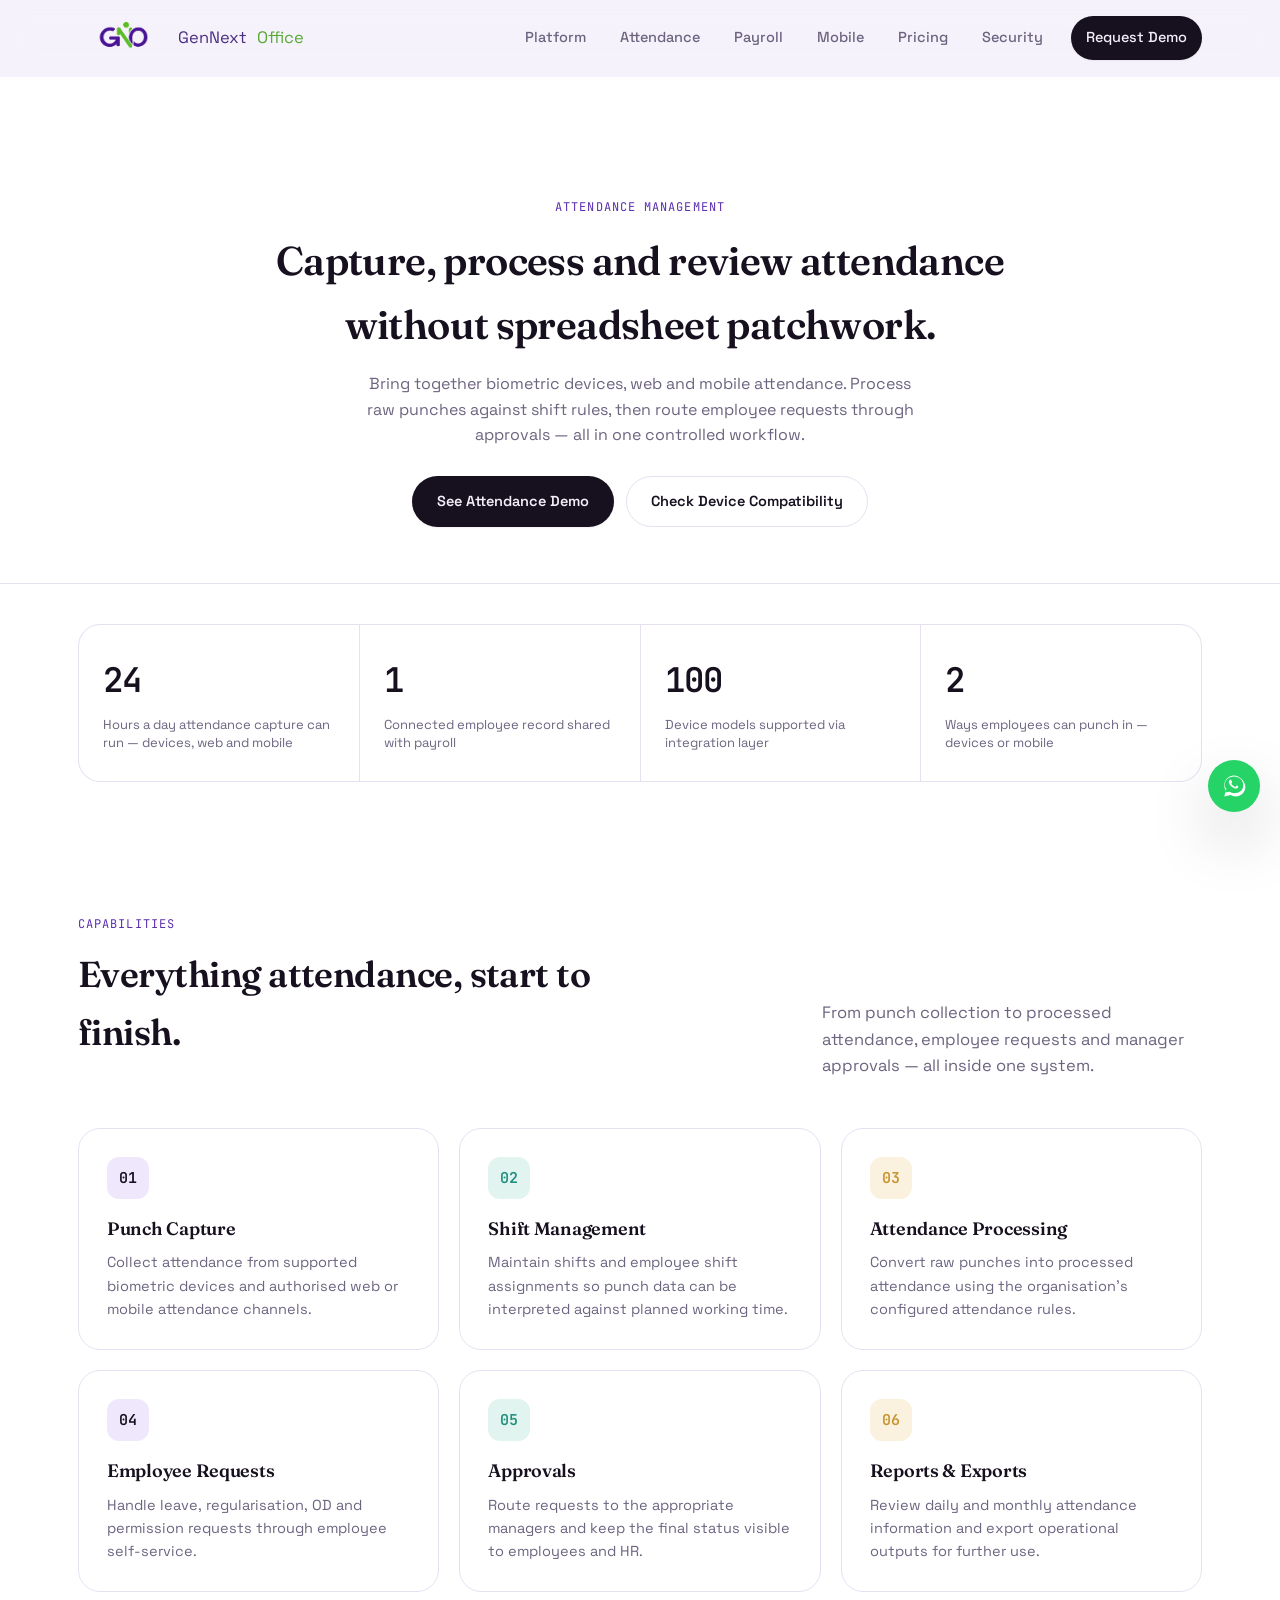
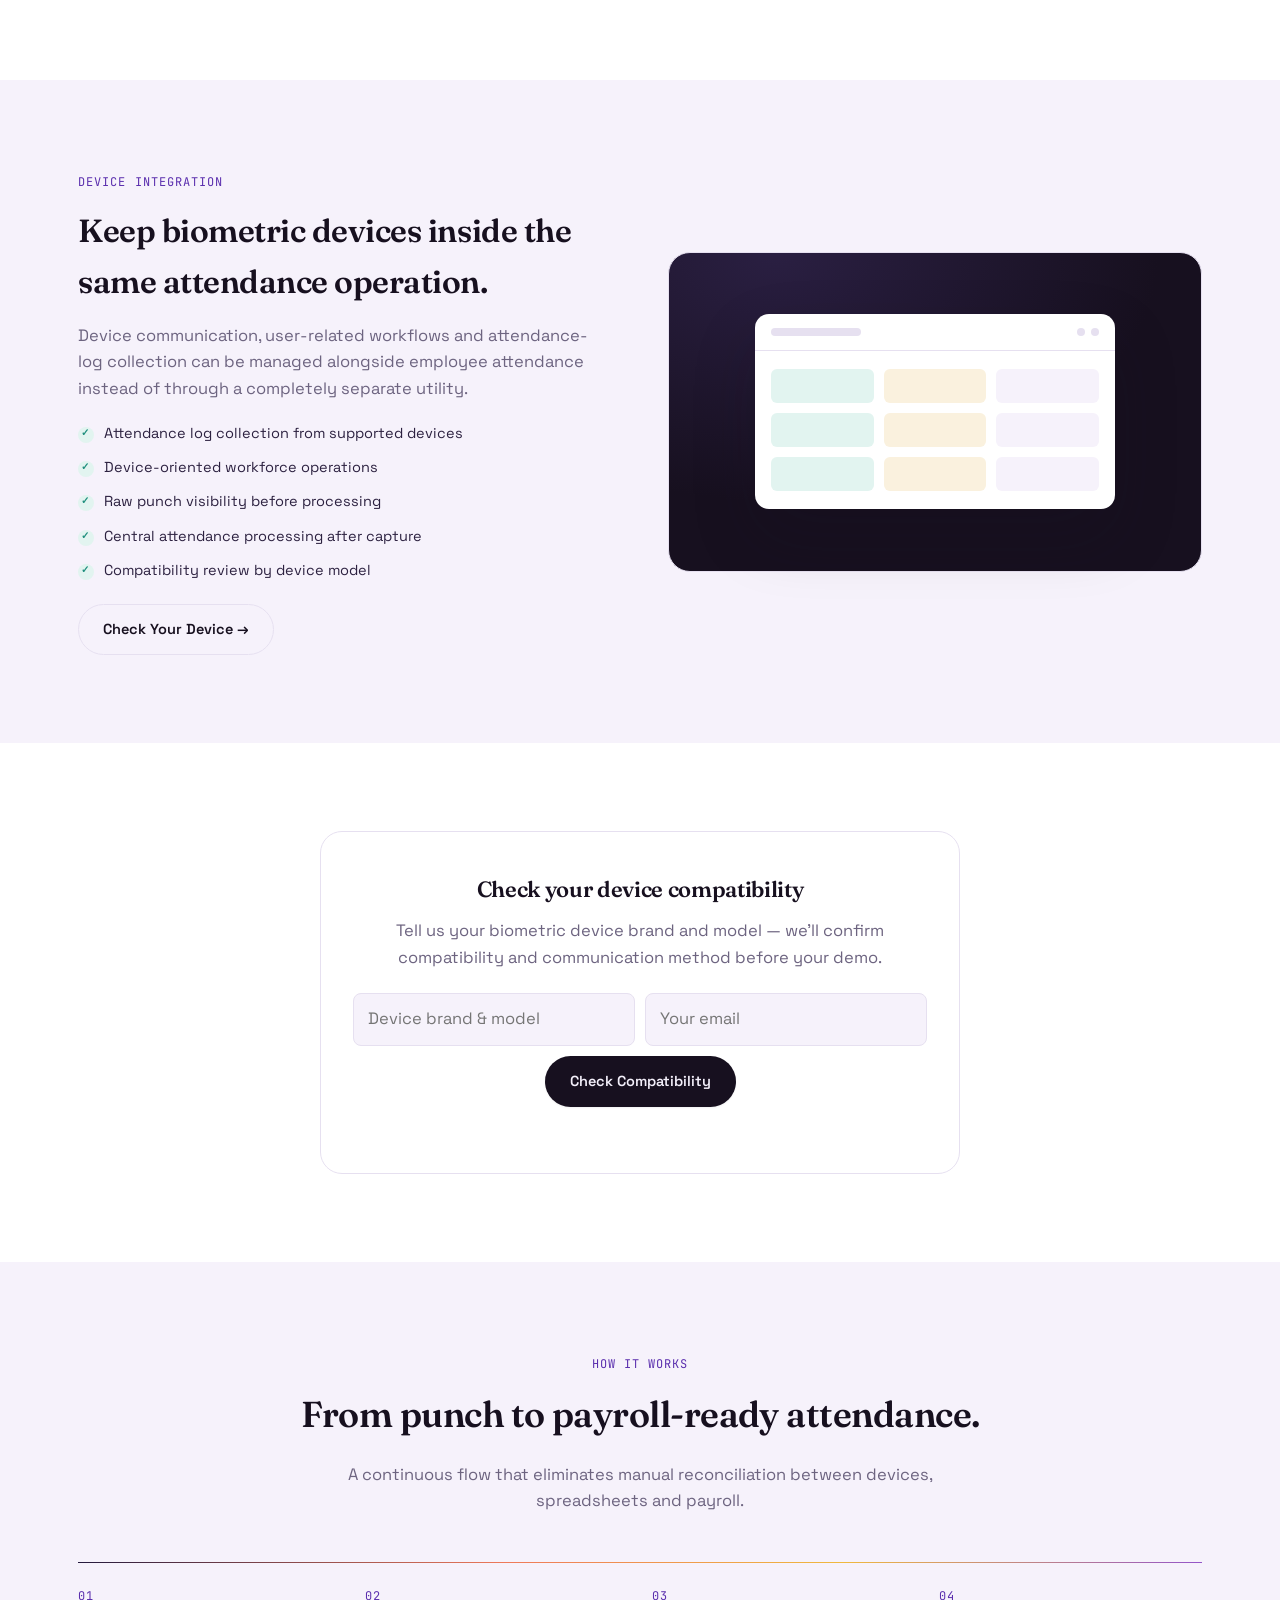
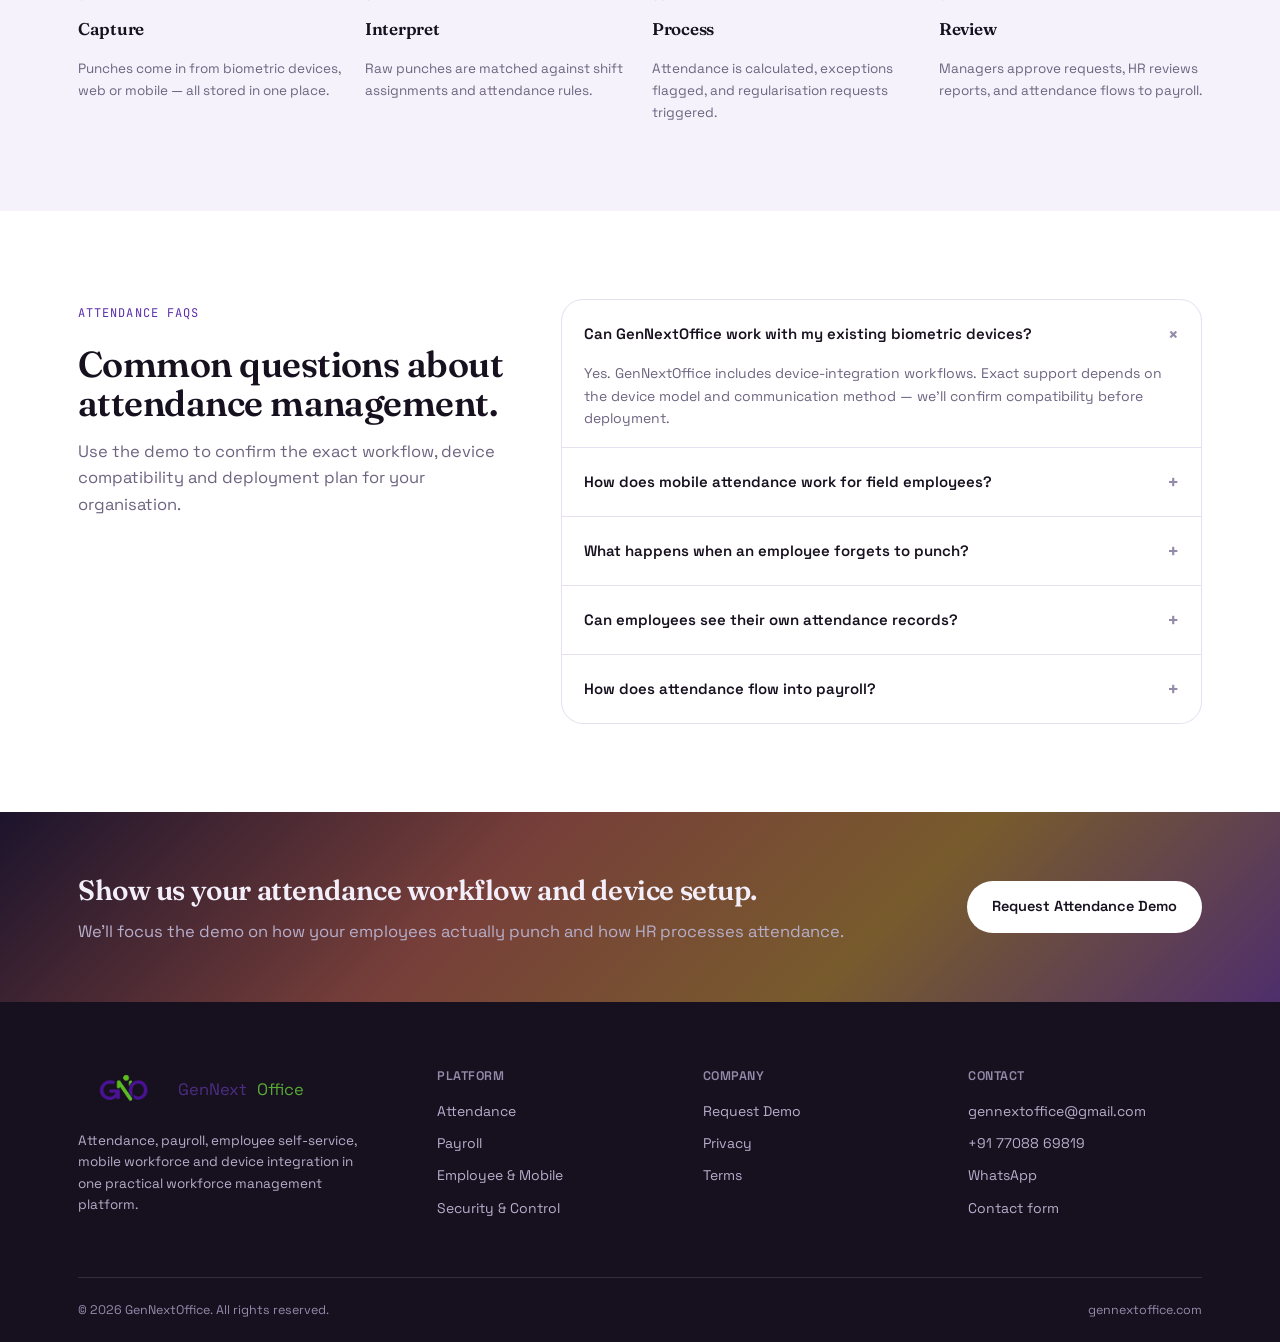
<file: attendance.html>
<!doctype html>
<html lang="en">
<head>
  <meta charset="utf-8">
  <meta name="viewport" content="width=device-width, initial-scale=1">
  <title>Attendance Management | GenNextOffice</title>
  <meta name="description" content="Capture attendance from biometric devices, web and mobile. Manage shifts, process attendance, handle employee requests and approvals with GenNextOffice.">
  <link rel="canonical" href="https://gennextoffice.com/attendance.html">
  <link rel="icon" href="assets/images/favicon.svg" type="image/svg+xml">
  <link rel="preconnect" href="https://fonts.googleapis.com">
  <link rel="preconnect" href="https://fonts.gstatic.com" crossorigin>
  <link href="https://fonts.googleapis.com/css2?family=Fraunces:ital,opsz,wght@0,9..144,500;0,9..144,600;1,9..144,500&family=Space+Grotesk:wght@400;500;600;700&family=JetBrains+Mono:wght@400;500;600&display=swap" rel="stylesheet">
  <link rel="stylesheet" href="assets/css/styles.css">
  <script src="site-config.js"></script>
  <script defer src="assets/js/main.js"></script>
  <link rel="icon" href="assets/images/image-removebg-preview (1).png" type="">
</head>
<body>
  <div class="scroll-progress" data-scroll-progress></div>
  <a class="skip-link" href="#main">Skip to content</a>

  <header class="site-header">
    <div class="container nav-wrap">
       <a class="brand" href="index.html" aria-label="GenNextOffice home"><img src="assets/images/image-removebg-preview (1).png" style=" width: 90px;
    height: auto;
    max-height: 50px;
    object-fit: contain;"><span style="color: #4B2E83;">GenNext</span><span style="color: #58A935;">Office</span></a>
      <button class="menu-button" type="button" aria-label="Open menu" aria-expanded="false" data-menu-button><span></span><span></span><span></span></button>
      <nav class="main-nav" aria-label="Main navigation" data-nav>
        <a href="index.html#platform">Platform</a>
        <a href="attendance.html">Attendance</a>
        <a href="payroll.html">Payroll</a>
        <a href="mobile-app.html">Mobile</a>
        <a href="index.html#pricing">Pricing</a>
        <a href="index.html#security">Security</a>
        <a class="btn btn-primary" href="index.html#contact" data-demo-link>Request Demo</a>
        
      </nav>
    </div>
  </header>

  <main id="main">
    <!-- HERO -->
    <section class="page-hero">
      <div class="container">
        <div class="eyebrow">Attendance management</div>
        <h1>Capture, process and review attendance without spreadsheet patchwork.</h1>
        <p>Bring together biometric devices, web and mobile attendance. Process raw punches against shift rules, then route employee requests through approvals — all in one controlled workflow.</p>
        <div style="margin-top:28px;display:flex;gap:12px;justify-content:center;flex-wrap:wrap">
          <a class="btn btn-primary" href="index.html#contact" data-demo-link>See Attendance Demo</a>
          <a class="btn btn-secondary" href="#device-check">Check Device Compatibility</a>
        </div>
      </div>
    </section>

    <!-- STATS BAND -->
    <section class="section" style="padding:40px 0;background:var(--paper)">
      <div class="container">
        <div class="stats-grid" data-reveal-stagger>
          <div class="stat-card"><strong data-count-to="24">0</strong><span>Hours a day attendance capture can run — devices, web and mobile</span></div>
          <div class="stat-card"><strong data-count-to="1">0</strong><span>Connected employee record shared with payroll</span></div>
          <div class="stat-card"><strong data-count-to="100">0</strong><span>Device models supported via integration layer</span></div>
          <div class="stat-card"><strong data-count-to="2">0</strong><span>Ways employees can punch in — devices or mobile</span></div>
        </div>
      </div>
    </section>

    <!-- CAPABILITIES GRID -->
    <section class="section soft">
      <div class="container">
        <div class="section-head" data-reveal>
          <div><div class="eyebrow">Capabilities</div><h2>Everything attendance, start to finish.</h2></div>
          <p>From punch collection to processed attendance, employee requests and manager approvals — all inside one system.</p>
        </div>
        <div class="suite-grid">
          <article class="suite-card" data-reveal>
            <div class="icon-box">01</div>
            <h3>Punch Capture</h3>
            <p>Collect attendance from supported biometric devices and authorised web or mobile attendance channels.</p>
          </article>
          <article class="suite-card" data-reveal>
            <div class="icon-box teal">02</div>
            <h3>Shift Management</h3>
            <p>Maintain shifts and employee shift assignments so punch data can be interpreted against planned working time.</p>
          </article>
          <article class="suite-card" data-reveal>
            <div class="icon-box gold">03</div>
            <h3>Attendance Processing</h3>
            <p>Convert raw punches into processed attendance using the organisation’s configured attendance rules.</p>
          </article>
          <article class="suite-card" data-reveal>
            <div class="icon-box">04</div>
            <h3>Employee Requests</h3>
            <p>Handle leave, regularisation, OD and permission requests through employee self-service.</p>
          </article>
          <article class="suite-card" data-reveal>
            <div class="icon-box teal">05</div>
            <h3>Approvals</h3>
            <p>Route requests to the appropriate managers and keep the final status visible to employees and HR.</p>
          </article>
          <article class="suite-card" data-reveal>
            <div class="icon-box gold">06</div>
            <h3>Reports & Exports</h3>
            <p>Review daily and monthly attendance information and export operational outputs for further use.</p>
          </article>
        </div>
      </div>
    </section>

    <!-- FEATURE SPLIT: Device Integration -->
    <section class="section">
      <div class="container feature-split">
        <div class="feature-copy" data-reveal>
          <div class="eyebrow">Device integration</div>
          <h2>Keep biometric devices inside the same attendance operation.</h2>
          <p>Device communication, user-related workflows and attendance-log collection can be managed alongside employee attendance instead of through a completely separate utility.</p>
          <ul class="check-list" data-reveal-stagger>
            <li>Attendance log collection from supported devices</li>
            <li>Device-oriented workforce operations</li>
            <li>Raw punch visibility before processing</li>
            <li>Central attendance processing after capture</li>
            <li>Compatibility review by device model</li>
          </ul>
          <a class="btn btn-secondary" href="#device-check" style="margin-top:22px">Check Your Device →</a>
        </div>
        <div class="feature-visual darkish" data-reveal>
          <div class="report-preview">
            <div class="report-toolbar"><div class="report-title"></div><div class="report-buttons"><span></span><span></span></div></div>
            <div class="report-table"><span></span><span></span><span></span><span></span><span></span><span></span><span></span><span></span><span></span></div>
          </div>
        </div>
      </div>
    </section>

    <!-- DEVICE CHECK -->
    <section class="section soft" id="device-check">
      <div class="container">
        <div class="device-check" data-reveal>
          <h3>Check your device compatibility</h3>
          <p>Tell us your biometric device brand and model — we'll confirm compatibility and communication method before your demo.</p>
          <form id="device-check-form" class="device-check-form">
            <input type="text" id="device-model" name="device" placeholder="Device brand &amp; model" required>
            <input type="email" id="device-email" name="email" placeholder="Your email" required>
            <button class="btn btn-primary" type="submit">Check Compatibility</button>
          </form>
          <div id="device-check-status" class="form-status" aria-live="polite"></div>
        </div>
      </div>
    </section>

    <!-- WORKFLOW -->
    <section class="section">
      <div class="container">
        <div class="center-head" data-reveal>
          <div class="eyebrow">How it works</div>
          <h2>From punch to payroll-ready attendance.</h2>
          <p>A continuous flow that eliminates manual reconciliation between devices, spreadsheets and payroll.</p>
        </div>
        <div class="workflow-line"><span></span></div>
        <div class="workflow">
          <div class="step" data-reveal><span class="stepnum">01</span><h3>Capture</h3><p>Punches come in from biometric devices, web or mobile — all stored in one place.</p></div>
          <div class="step" data-reveal><span class="stepnum">02</span><h3>Interpret</h3><p>Raw punches are matched against shift assignments and attendance rules.</p></div>
          <div class="step" data-reveal><span class="stepnum">03</span><h3>Process</h3><p>Attendance is calculated, exceptions flagged, and regularisation requests triggered.</p></div>
          <div class="step" data-reveal><span class="stepnum">04</span><h3>Review</h3><p>Managers approve requests, HR reviews reports, and attendance flows to payroll.</p></div>
        </div>
      </div>
    </section>

    <!-- FAQ -->
    <section class="section soft">
      <div class="container faq-grid">
        <div data-reveal>
          <div class="eyebrow">Attendance FAQs</div>
          <h2 style="font-family:var(--display);font-size:36px;line-height:1.08;letter-spacing:-.015em;margin:10px 0 16px">Common questions about attendance management.</h2>
          <p style="color:var(--muted)">Use the demo to confirm the exact workflow, device compatibility and deployment plan for your organisation.</p>
        </div>
        <div class="faq-list" data-reveal>
          <details open><summary>Can GenNextOffice work with my existing biometric devices?</summary><p>Yes. GenNextOffice includes device-integration workflows. Exact support depends on the device model and communication method — we'll confirm compatibility before deployment.</p></details>
          <details><summary>How does mobile attendance work for field employees?</summary><p>Approved employees can use configured mobile attendance workflows, with controls such as location-based capture depending on your selected setup.</p></details>
          <details><summary>What happens when an employee forgets to punch?</summary><p>Employees can submit regularisation requests through self-service. Managers review and approve them, and the attendance record is updated accordingly.</p></details>
          <details><summary>Can employees see their own attendance records?</summary><p>Yes. Employee self-service provides visibility into raw punches, processed attendance, leave balances and request status.</p></details>
          <details><summary>How does attendance flow into payroll?</summary><p>Once attendance is processed and approved, the pay-day values and overtime data can be pulled directly into the monthly payroll run — no re-entry.</p></details>
        </div>
      </div>
    </section>

    <!-- CTA BAND -->
    <section class="cta-band">
      <div class="container cta-inner">
        <div><h2>Show us your attendance workflow and device setup.</h2><p>We’ll focus the demo on how your employees actually punch and how HR processes attendance.</p></div>
        <a class="btn btn-light" href="index.html#contact" data-demo-link>Request Attendance Demo</a>
      </div>
    </section>
  </main>

  <footer class="site-footer">
    <div class="container">
      <div class="footer-grid">
        <div class="footer-brand"><span class="brand brand--light"><span class="brand-mark" aria-hidden="true"> <a class="brand" href="index.html" aria-label="GenNextOffice home"><img src="assets/images/image-removebg-preview (1).png" style=" width: 90px;
    height: auto;
    max-height: 50px;
    object-fit: contain;"><span style="color: #4B2E83;">GenNext</span><span style="color: #58A935;">Office</span></a></span></span><p>Attendance, payroll, employee self-service, mobile workforce and device integration in one practical workforce management platform.</p></div>
        <div class="footer-col"><h4>Platform</h4><a href="attendance.html">Attendance</a><a href="payroll.html">Payroll</a><a href="mobile-app.html">Employee & Mobile</a><a href="index.html#security">Security & Control</a></div>
        <div class="footer-col"><h4>Company</h4><a href="index.html#contact">Request Demo</a><a href="privacy.html">Privacy</a><a href="terms.html">Terms</a></div>
        <div class="footer-col"><h4>Contact</h4><a data-config-email href="#" hidden></a><a data-config-phone href="#" hidden></a><a data-whatsapp href="#" hidden>WhatsApp</a><a href="index.html#contact">Contact form</a></div>
      </div>
      <div class="footer-bottom"><span>© <span data-year></span> GenNextOffice. All rights reserved.</span><span>gennextoffice.com</span></div>
    </div>
  </footer>

  <a class="whatsapp-float" data-whatsapp href="#" hidden aria-label="Chat on WhatsApp" target="_blank" rel="noopener">
    <svg viewBox="0 0 32 32" width="26" height="26" fill="currentColor" aria-hidden="true">
      <path d="M16 3C9.4 3 4 8.4 4 15c0 2.4.7 4.6 1.9 6.5L4 29l7.7-1.8c1.9 1 4 1.6 6.3 1.6 6.6 0 12-5.4 12-12S22.6 3 16 3zm0 21.8c-2 0-3.9-.6-5.5-1.6l-.4-.2-4.6 1.1 1.1-4.5-.3-.4C5.2 17.7 4.6 16.4 4.6 15 4.6 9 9.4 4.2 16 4.2S27.4 9 27.4 15 22.6 24.8 16 24.8zm6-8.2c-.3-.2-2-1-2.3-1.1-.3-.1-.5-.2-.7.1-.2.3-.8 1.1-1 1.3-.2.2-.4.2-.7.1-.3-.2-1.4-.5-2.6-1.6-1-.9-1.6-2-1.8-2.3-.2-.3 0-.5.1-.6.1-.1.3-.4.4-.5.1-.2.2-.3.3-.5.1-.2 0-.4 0-.5 0-.1-.7-1.6-1-2.2-.2-.6-.5-.5-.7-.5h-.6c-.2 0-.5.1-.8.4-.3.3-1 1-1 2.4s1 2.8 1.2 3c.1.2 2 3 4.8 4.3.7.3 1.2.5 1.6.6.7.2 1.3.2 1.8.1.5-.1 1.7-.7 1.9-1.4.2-.7.2-1.2.2-1.4-.1-.1-.3-.2-.6-.3z"/>
    </svg>
  </a>
  <div class="mobile-cta-bar" data-mobile-cta><a class="btn btn-primary" href="index.html#contact" data-demo-link>Request a Demo</a></div>
  <script defer src="assets/js/contact-form.js"></script>
  <script defer src="assets/js/theme-toggle.js"></script>
</body>
</html>
</file>
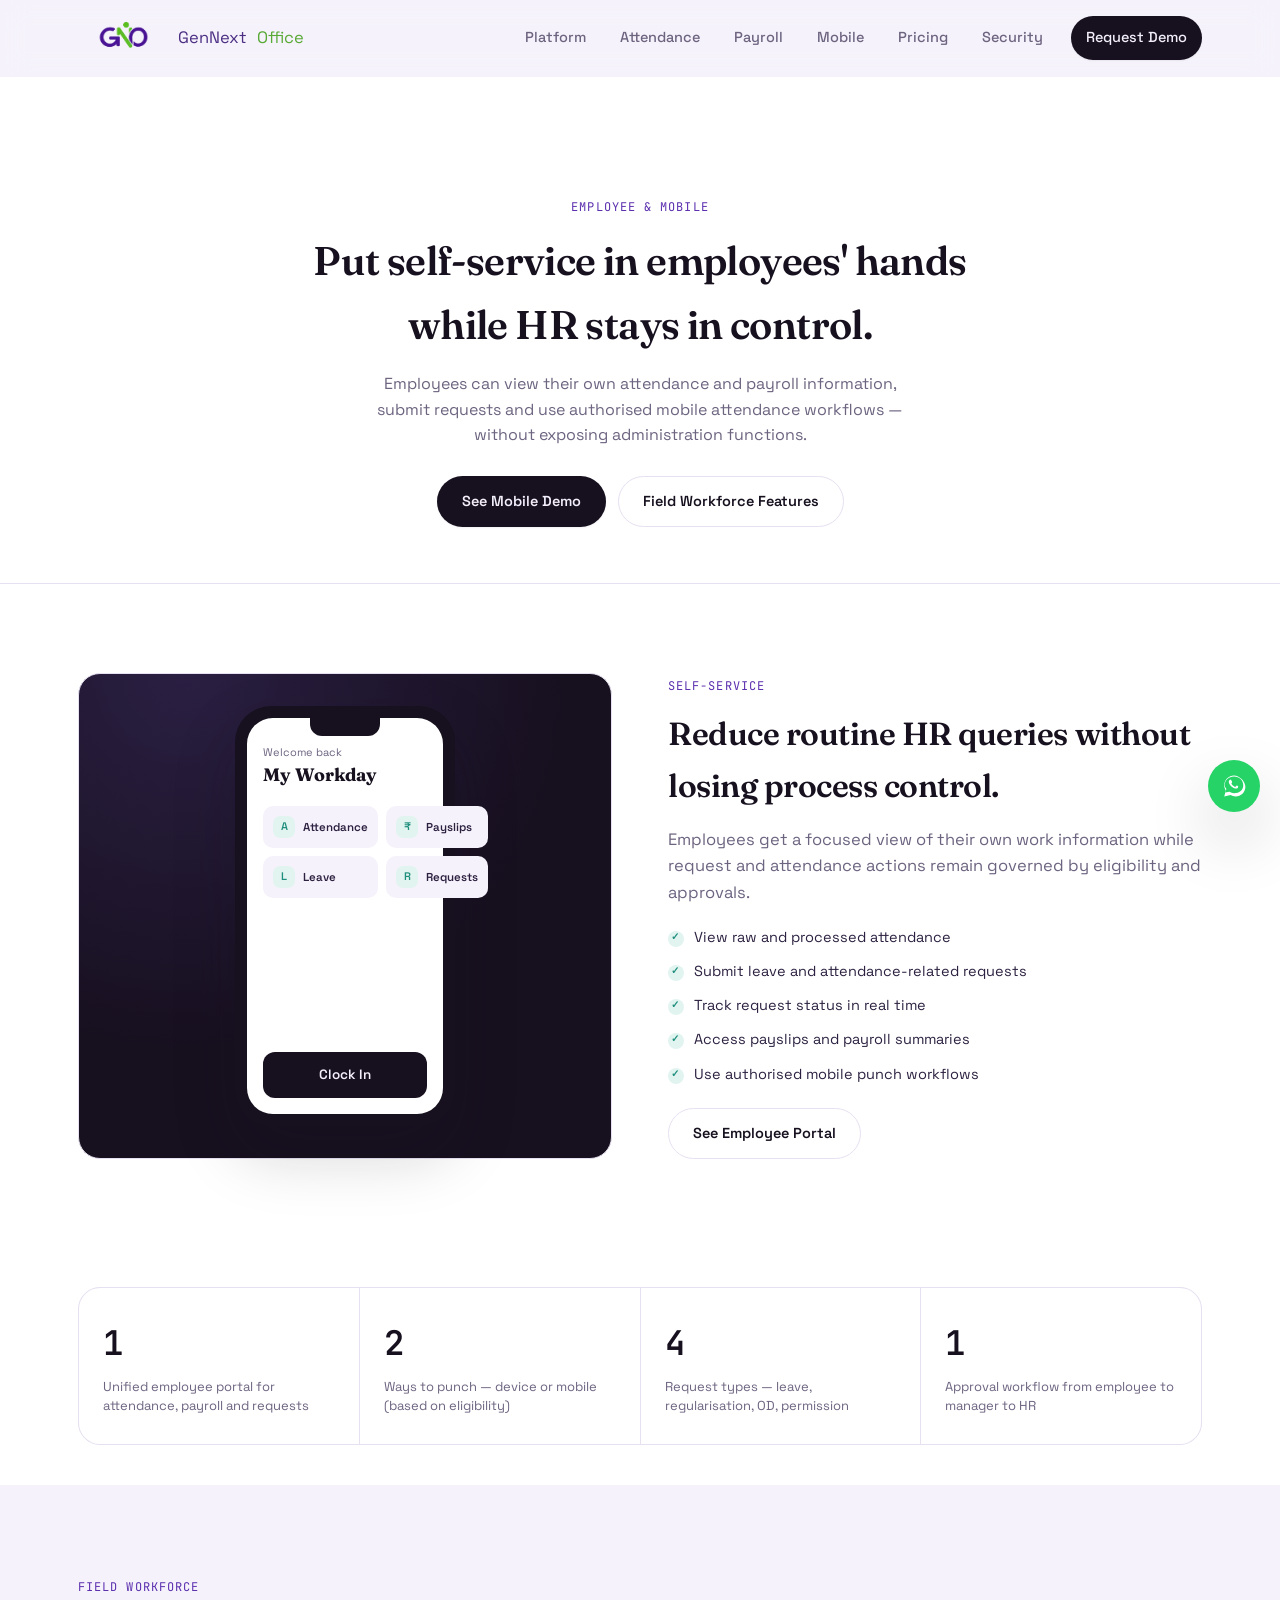
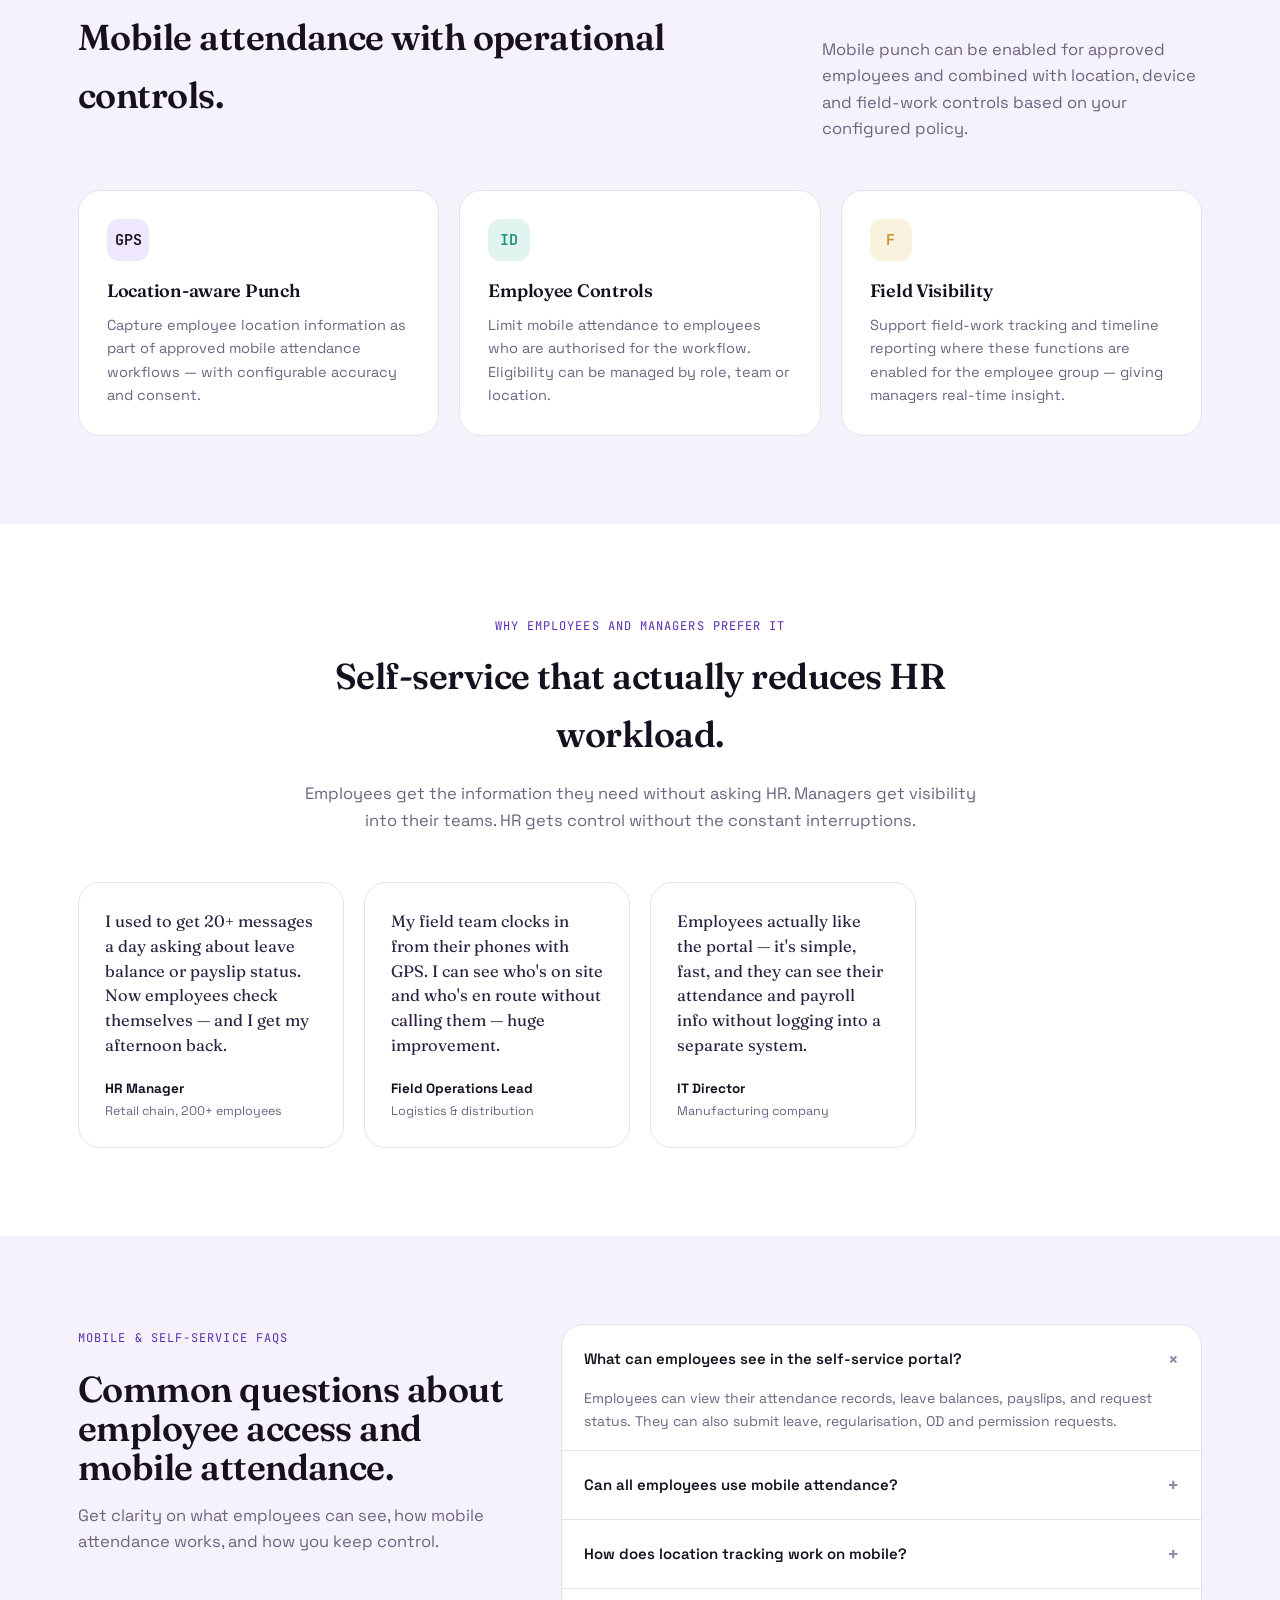
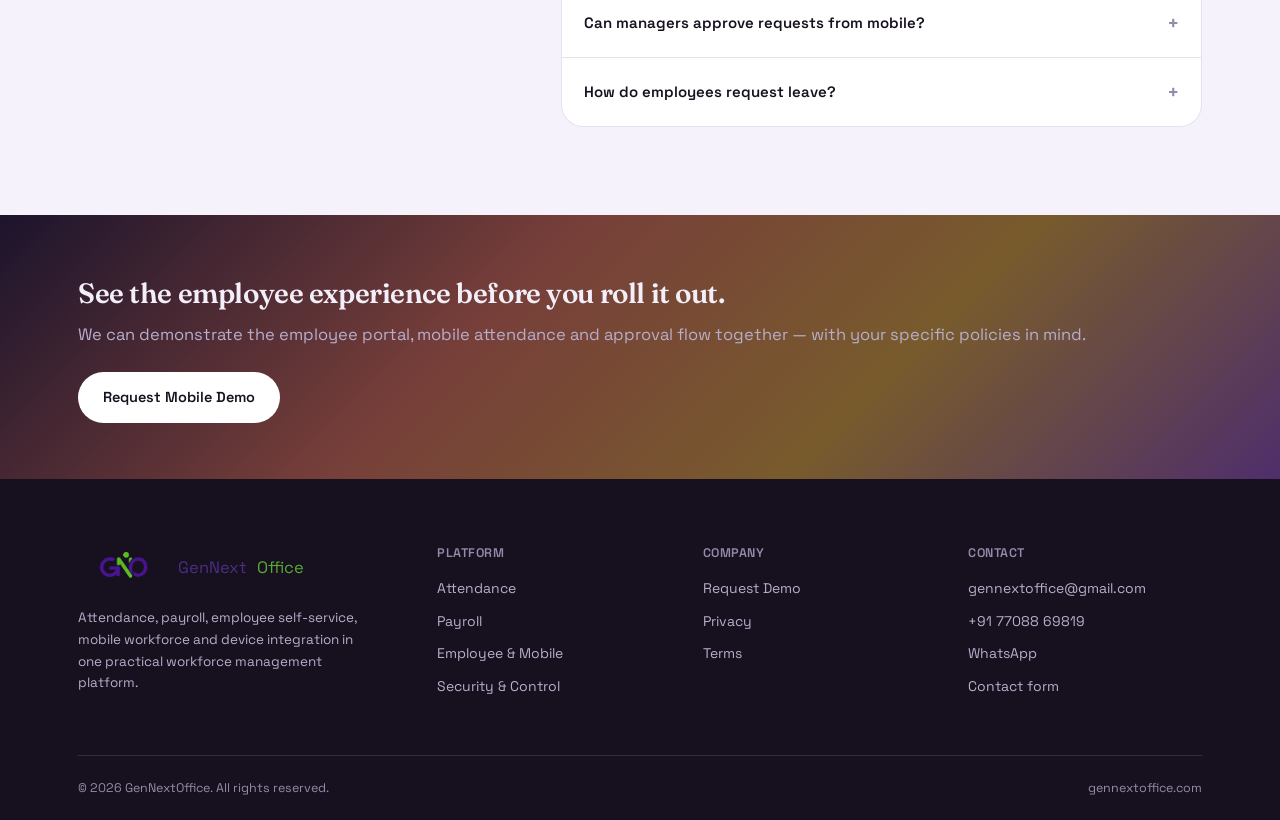
<file: mobile-app.html>
<!doctype html>
<html lang="en">
<head>
  <meta charset="utf-8">
  <meta name="viewport" content="width=device-width, initial-scale=1">
  <title>Employee Portal & Mobile Attendance | GenNextOffice</title>
  <meta name="description" content="Employee self-service, mobile attendance, leave requests, payslips and field workforce features with GenNextOffice — giving employees access while HR stays in control.">
  <link rel="canonical" href="https://gennextoffice.com/mobile-app.html">
  <link rel="icon" href="assets/images/favicon.svg" type="image/svg+xml">
  <link rel="preconnect" href="https://fonts.googleapis.com">
  <link rel="preconnect" href="https://fonts.gstatic.com" crossorigin>
  <link href="https://fonts.googleapis.com/css2?family=Fraunces:ital,opsz,wght@0,9..144,500;0,9..144,600;1,9..144,500&family=Space+Grotesk:wght@400;500;600;700&family=JetBrains+Mono:wght@400;500;600&display=swap" rel="stylesheet">
  <link rel="stylesheet" href="assets/css/styles.css">
  <script src="site-config.js"></script>
  <script defer src="assets/js/main.js"></script>
    <link rel="icon" href="assets/images/image-removebg-preview (1).png" type="">

</head>
<body>
  <div class="scroll-progress" data-scroll-progress></div>
  <a class="skip-link" href="#main">Skip to content</a>

  <header class="site-header">
    <div class="container nav-wrap">
       <a class="brand" href="index.html" aria-label="GenNextOffice home"><img src="assets/images/image-removebg-preview (1).png" style=" width: 90px;
    height: auto;
    max-height: 50px;
    object-fit: contain;"><span style="color: #4B2E83;">GenNext</span><span style="color: #58A935;">Office</span></a>
      <button class="menu-button" type="button" aria-label="Open menu" aria-expanded="false" data-menu-button><span></span><span></span><span></span></button>
      <nav class="main-nav" aria-label="Main navigation" data-nav>
        <a href="index.html#platform">Platform</a>
        <a href="attendance.html">Attendance</a>
        <a href="payroll.html">Payroll</a>
        <a href="mobile-app.html">Mobile</a>
        <a href="index.html#pricing">Pricing</a>
        <a href="index.html#security">Security</a>
        <a class="btn btn-primary" href="index.html#contact" data-demo-link>Request Demo</a>
       
      </nav>
    </div>
  </header>

  <main id="main">
    <!-- HERO -->
    <section class="page-hero">
      <div class="container">
        <div class="eyebrow">Employee & mobile</div>
        <h1>Put self-service in employees' hands while HR stays in control.</h1>
        <p>Employees can view their own attendance and payroll information, submit requests and use authorised mobile attendance workflows — without exposing administration functions.</p>
        <div style="margin-top:28px;display:flex;gap:12px;justify-content:center;flex-wrap:wrap">
          <a class="btn btn-primary" href="index.html#contact" data-demo-link>See Mobile Demo</a>
          <a class="btn btn-secondary" href="#field-features">Field Workforce Features</a>
        </div>
      </div>
    </section>

    <!-- SELF-SERVICE FEATURE SPLIT -->
    <section class="section soft">
      <div class="container feature-split">
        <div class="feature-visual darkish" data-reveal>
          <div class="phone">
            <div class="phone-notch"></div>
            <div class="phone-screen">
              <div class="phone-hero"><small>Welcome back</small><strong>My Workday</strong></div>
              <div class="phone-actions">
                <div class="phone-tile"><i>A</i>Attendance</div>
                <div class="phone-tile"><i>₹</i>Payslips</div>
                <div class="phone-tile"><i>L</i>Leave</div>
                <div class="phone-tile"><i>R</i>Requests</div>
              </div>
              <div class="phone-punch">Clock In</div>
            </div>
          </div>
        </div>
        <div class="feature-copy" data-reveal>
          <div class="eyebrow">Self-service</div>
          <h2>Reduce routine HR queries without losing process control.</h2>
          <p>Employees get a focused view of their own work information while request and attendance actions remain governed by eligibility and approvals.</p>
          <ul class="check-list" data-reveal-stagger>
            <li>View raw and processed attendance</li>
            <li>Submit leave and attendance-related requests</li>
            <li>Track request status in real time</li>
            <li>Access payslips and payroll summaries</li>
            <li>Use authorised mobile punch workflows</li>
          </ul>
          <a class="btn btn-secondary" href="index.html#contact" data-demo-link style="margin-top:22px">See Employee Portal</a>
        </div>
      </div>
    </section>

    <!-- STATS BAND -->
    <section class="section" style="padding:40px 0;background:var(--paper)">
      <div class="container">
        <div class="stats-grid" data-reveal-stagger>
          <div class="stat-card"><strong data-count-to="1">0</strong><span>Unified employee portal for attendance, payroll and requests</span></div>
          <div class="stat-card"><strong data-count-to="2">0</strong><span>Ways to punch — device or mobile (based on eligibility)</span></div>
          <div class="stat-card"><strong data-count-to="4">0</strong><span>Request types — leave, regularisation, OD, permission</span></div>
          <div class="stat-card"><strong data-count-to="1">0</strong><span>Approval workflow from employee to manager to HR</span></div>
        </div>
      </div>
    </section>

    <!-- FIELD WORKFORCE FEATURES -->
    <section class="section" id="field-features">
      <div class="container">
        <div class="section-head" data-reveal>
          <div><div class="eyebrow">Field workforce</div><h2>Mobile attendance with operational controls.</h2></div>
          <p>Mobile punch can be enabled for approved employees and combined with location, device and field-work controls based on your configured policy.</p>
        </div>
        <div class="suite-grid">
          <article class="suite-card" data-reveal>
            <div class="icon-box">GPS</div>
            <h3>Location-aware Punch</h3>
            <p>Capture employee location information as part of approved mobile attendance workflows — with configurable accuracy and consent.</p>
          </article>
          <article class="suite-card" data-reveal>
            <div class="icon-box teal">ID</div>
            <h3>Employee Controls</h3>
            <p>Limit mobile attendance to employees who are authorised for the workflow. Eligibility can be managed by role, team or location.</p>
          </article>
          <article class="suite-card" data-reveal>
            <div class="icon-box gold">F</div>
            <h3>Field Visibility</h3>
            <p>Support field-work tracking and timeline reporting where these functions are enabled for the employee group — giving managers real-time insight.</p>
          </article>
        </div>
      </div>
    </section>

    <!-- BENEFITS -->
    <section class="section soft">
      <div class="container">
        <div class="center-head" data-reveal>
          <div class="eyebrow">Why employees and managers prefer it</div>
          <h2>Self-service that actually reduces HR workload.</h2>
          <p>Employees get the information they need without asking HR. Managers get visibility into their teams. HR gets control without the constant interruptions.</p>
        </div>
        <div class="testimonial-grid" data-reveal-stagger>
          <article class="testimonial-card">
            <blockquote>I used to get 20+ messages a day asking about leave balance or payslip status. Now employees check themselves — and I get my afternoon back.</blockquote>
            <div class="testimonial-role"><strong>HR Manager</strong>Retail chain, 200+ employees</div>
          </article>
          <article class="testimonial-card">
            <blockquote>My field team clocks in from their phones with GPS. I can see who's on site and who's en route without calling them — huge improvement.</blockquote>
            <div class="testimonial-role"><strong>Field Operations Lead</strong>Logistics & distribution</div>
          </article>
          <article class="testimonial-card">
            <blockquote>Employees actually like the portal — it's simple, fast, and they can see their attendance and payroll info without logging into a separate system.</blockquote>
            <div class="testimonial-role"><strong>IT Director</strong>Manufacturing company</div>
          </article>
        </div>
      </div>
    </section>

    <!-- FAQ -->
    <section class="section">
      <div class="container faq-grid">
        <div data-reveal>
          <div class="eyebrow">Mobile & self-service FAQs</div>
          <h2 style="font-family:var(--display);font-size:36px;line-height:1.08;letter-spacing:-.015em;margin:10px 0 16px">Common questions about employee access and mobile attendance.</h2>
          <p style="color:var(--muted)">Get clarity on what employees can see, how mobile attendance works, and how you keep control.</p>
        </div>
        <div class="faq-list" data-reveal>
          <details open><summary>What can employees see in the self-service portal?</summary><p>Employees can view their attendance records, leave balances, payslips, and request status. They can also submit leave, regularisation, OD and permission requests.</p></details>
          <details><summary>Can all employees use mobile attendance?</summary><p>No — mobile attendance can be limited to employees who are authorised for the workflow. Eligibility is configurable by role, team or location.</p></details>
          <details><summary>How does location tracking work on mobile?</summary><p>Location information is captured as part of approved mobile attendance workflows, with configurable accuracy and consent controls.</p></details>
          <details><summary>Can managers approve requests from mobile?</summary><p>Yes. Managers can view and approve employee requests from the web portal, with notifications and reminders for pending approvals.</p></details>
          <details><summary>How do employees request leave?</summary><p>Employees submit leave requests through self-service. The request is routed to the appropriate manager for approval, and the status is visible to the employee and HR.</p></details>
        </div>
      </div>
    </section>

    <!-- CTA BAND -->
    <section class="cta-band">
      <div class="container cta-inner">
        <div><h2>See the employee experience before you roll it out.</h2><p>We can demonstrate the employee portal, mobile attendance and approval flow together — with your specific policies in mind.</p></div>
        <a class="btn btn-light" href="index.html#contact" data-demo-link>Request Mobile Demo</a>
      </div>
    </section>
  </main>

  <footer class="site-footer">
    <div class="container">
      <div class="footer-grid">
        <div class="footer-brand"><span class="brand brand--light"><span class="brand-mark" aria-hidden="true"> <a class="brand" href="index.html" aria-label="GenNextOffice home"><img src="assets/images/image-removebg-preview (1).png" style=" width: 90px;
    height: auto;
    max-height: 50px;
    object-fit: contain;"><span style="color: #4B2E83;">GenNext</span><span style="color: #58A935;">Office</span></a></span></span><p>Attendance, payroll, employee self-service, mobile workforce and device integration in one practical workforce management platform.</p></div>
        <div class="footer-col"><h4>Platform</h4><a href="attendance.html">Attendance</a><a href="payroll.html">Payroll</a><a href="mobile-app.html">Employee & Mobile</a><a href="index.html#security">Security & Control</a></div>
        <div class="footer-col"><h4>Company</h4><a href="index.html#contact">Request Demo</a><a href="privacy.html">Privacy</a><a href="terms.html">Terms</a></div>
        <div class="footer-col"><h4>Contact</h4><a data-config-email href="#" hidden></a><a data-config-phone href="#" hidden></a><a data-whatsapp href="#" hidden>WhatsApp</a><a href="index.html#contact">Contact form</a></div>
      </div>
      <div class="footer-bottom"><span>© <span data-year></span> GenNextOffice. All rights reserved.</span><span>gennextoffice.com</span></div>
    </div>
  </footer>

  <a class="whatsapp-float" data-whatsapp href="#" hidden aria-label="Chat on WhatsApp" target="_blank" rel="noopener">
    <svg viewBox="0 0 32 32" width="26" height="26" fill="currentColor" aria-hidden="true">
      <path d="M16 3C9.4 3 4 8.4 4 15c0 2.4.7 4.6 1.9 6.5L4 29l7.7-1.8c1.9 1 4 1.6 6.3 1.6 6.6 0 12-5.4 12-12S22.6 3 16 3zm0 21.8c-2 0-3.9-.6-5.5-1.6l-.4-.2-4.6 1.1 1.1-4.5-.3-.4C5.2 17.7 4.6 16.4 4.6 15 4.6 9 9.4 4.2 16 4.2S27.4 9 27.4 15 22.6 24.8 16 24.8zm6-8.2c-.3-.2-2-1-2.3-1.1-.3-.1-.5-.2-.7.1-.2.3-.8 1.1-1 1.3-.2.2-.4.2-.7.1-.3-.2-1.4-.5-2.6-1.6-1-.9-1.6-2-1.8-2.3-.2-.3 0-.5.1-.6.1-.1.3-.4.4-.5.1-.2.2-.3.3-.5.1-.2 0-.4 0-.5 0-.1-.7-1.6-1-2.2-.2-.6-.5-.5-.7-.5h-.6c-.2 0-.5.1-.8.4-.3.3-1 1-1 2.4s1 2.8 1.2 3c.1.2 2 3 4.8 4.3.7.3 1.2.5 1.6.6.7.2 1.3.2 1.8.1.5-.1 1.7-.7 1.9-1.4.2-.7.2-1.2.2-1.4-.1-.1-.3-.2-.6-.3z"/>
    </svg>
  </a>
  <div class="mobile-cta-bar" data-mobile-cta><a class="btn btn-primary" href="index.html#contact" data-demo-link>Request a Demo</a></div>
  <script defer src="assets/js/theme-toggle.js"></script>
</body>
</html>
</file>
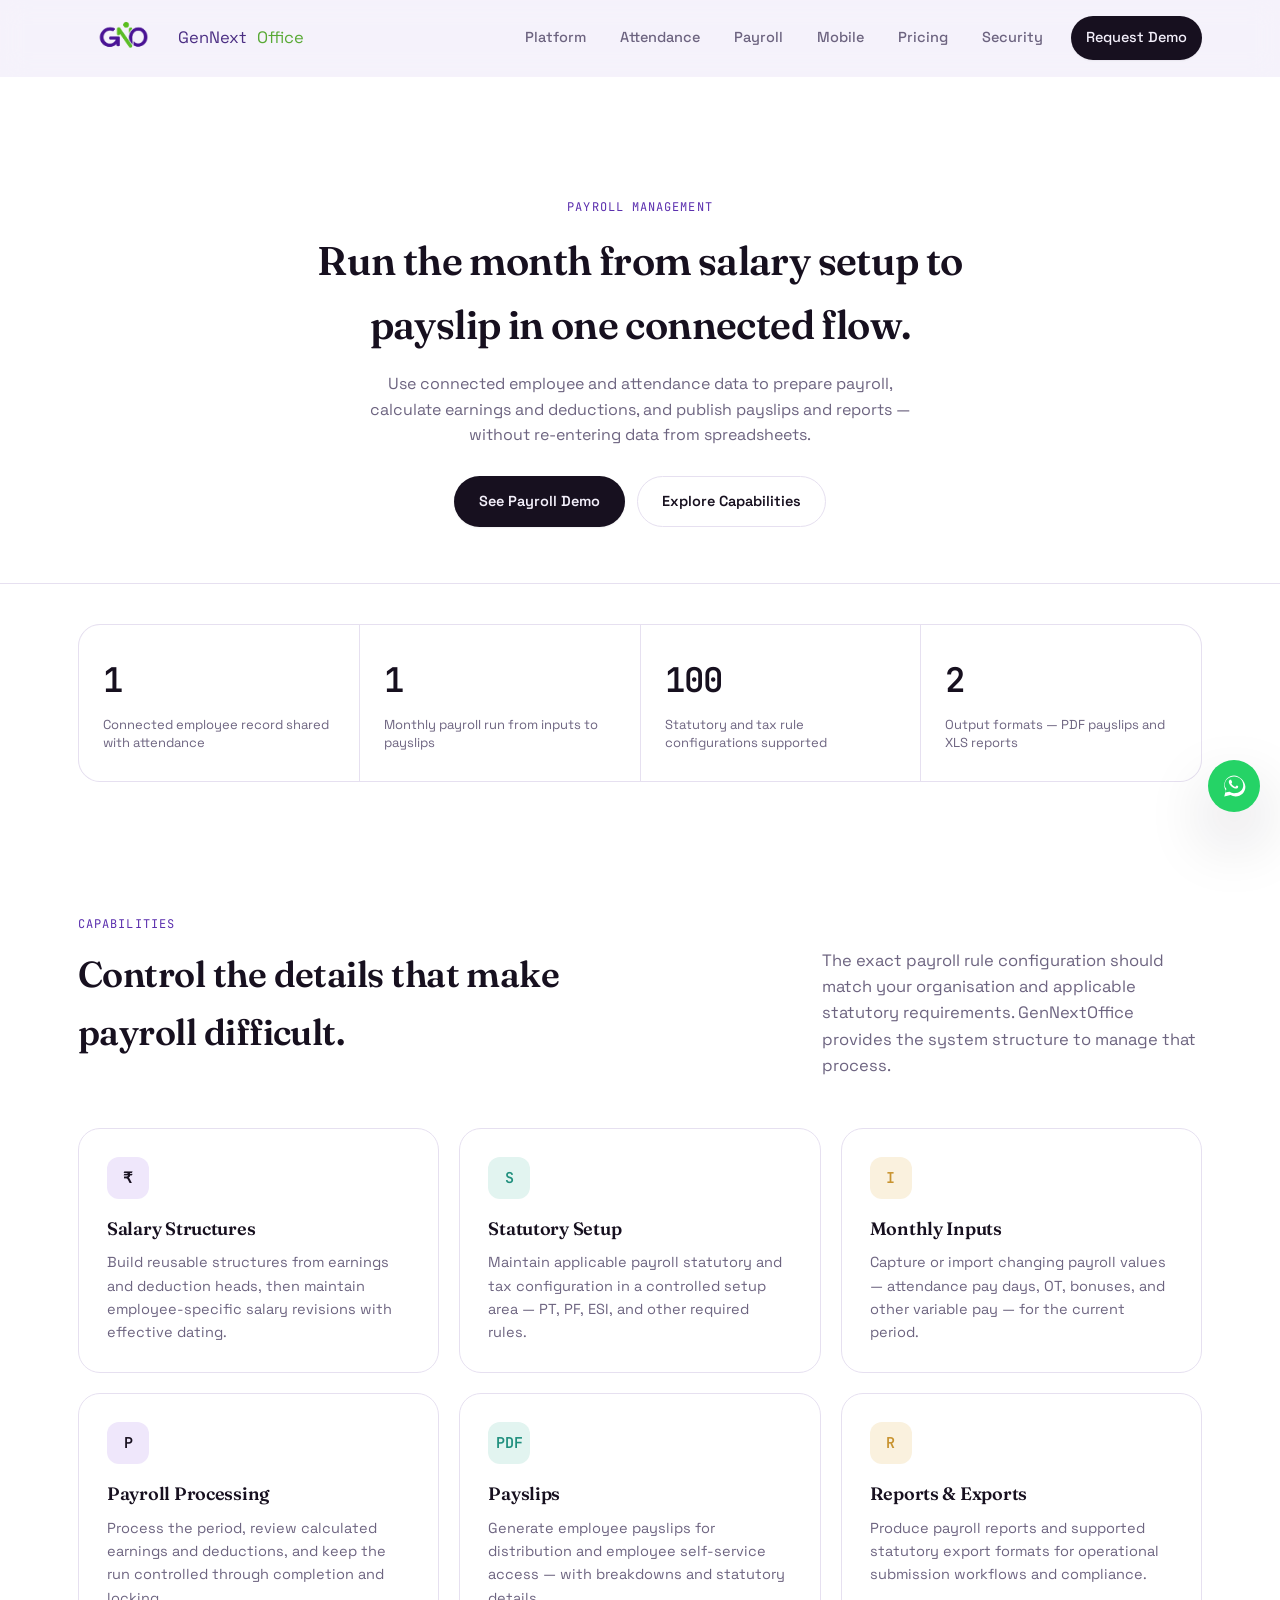
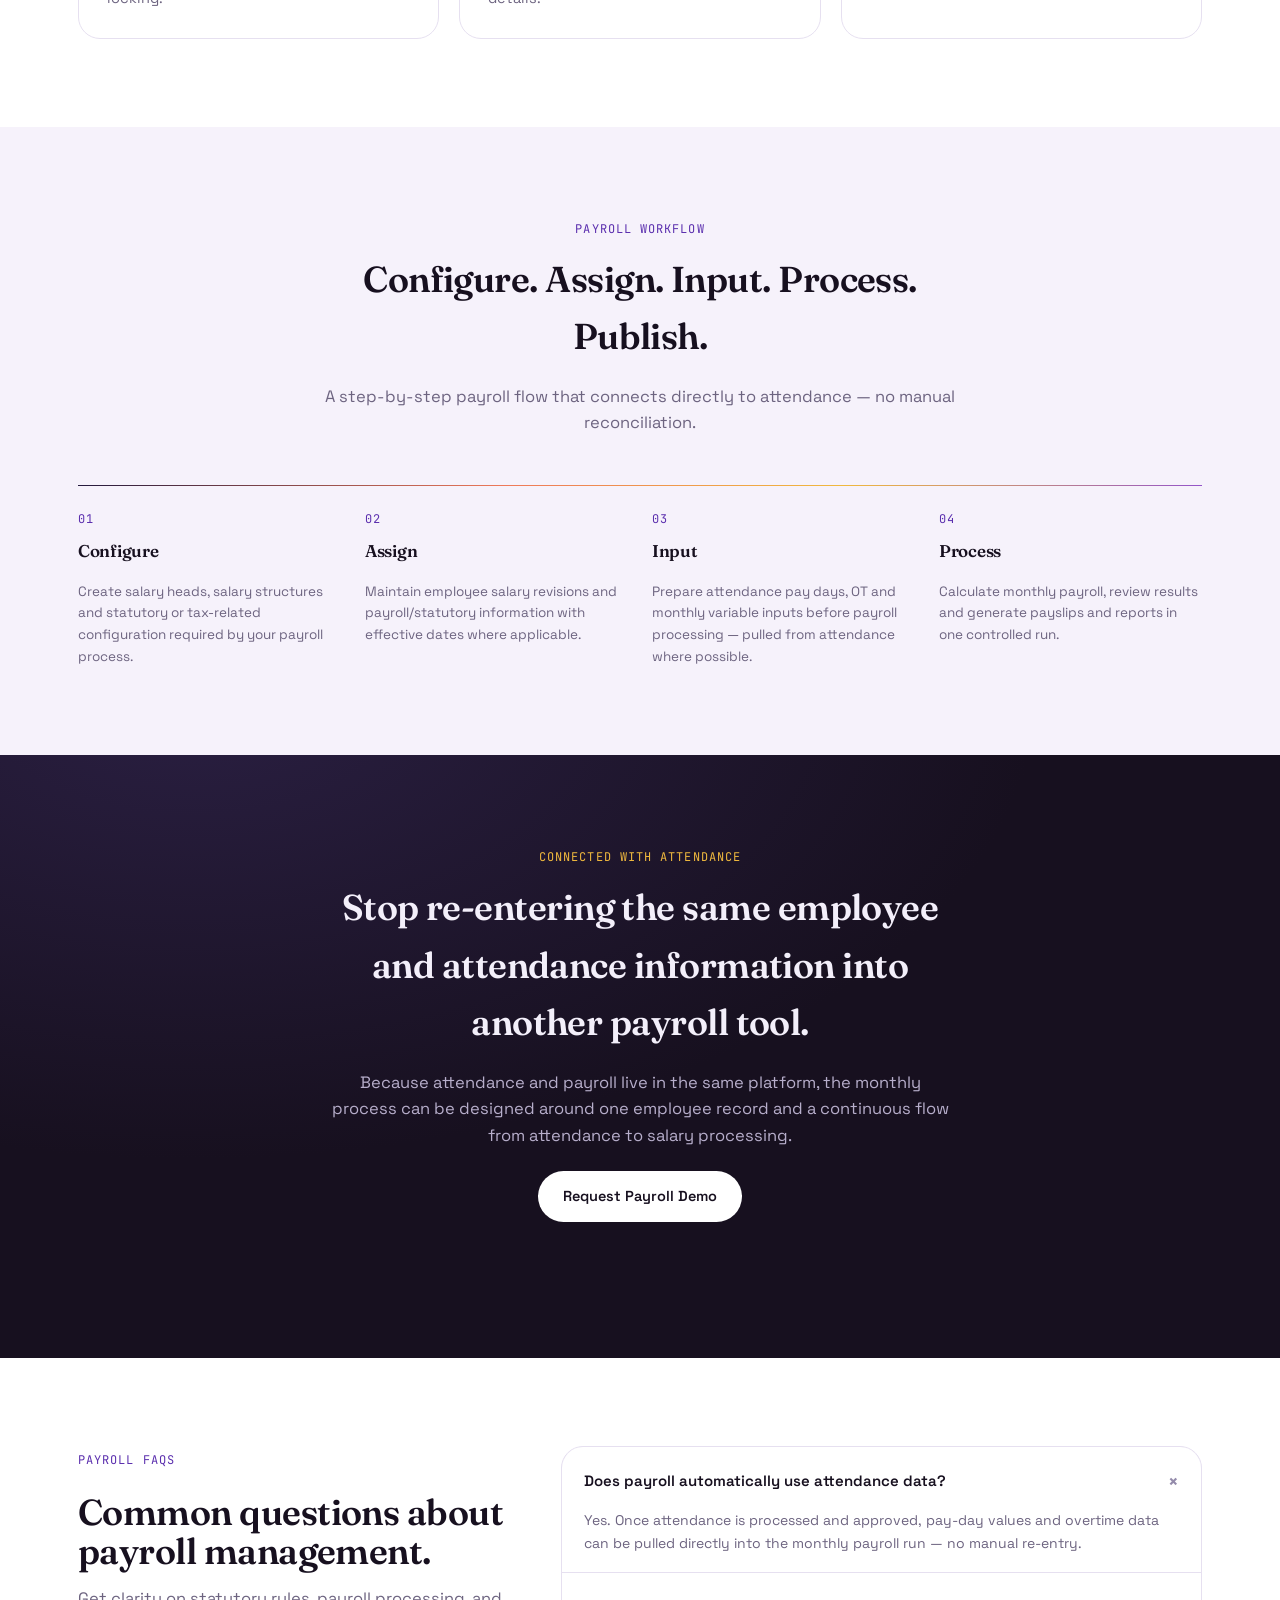
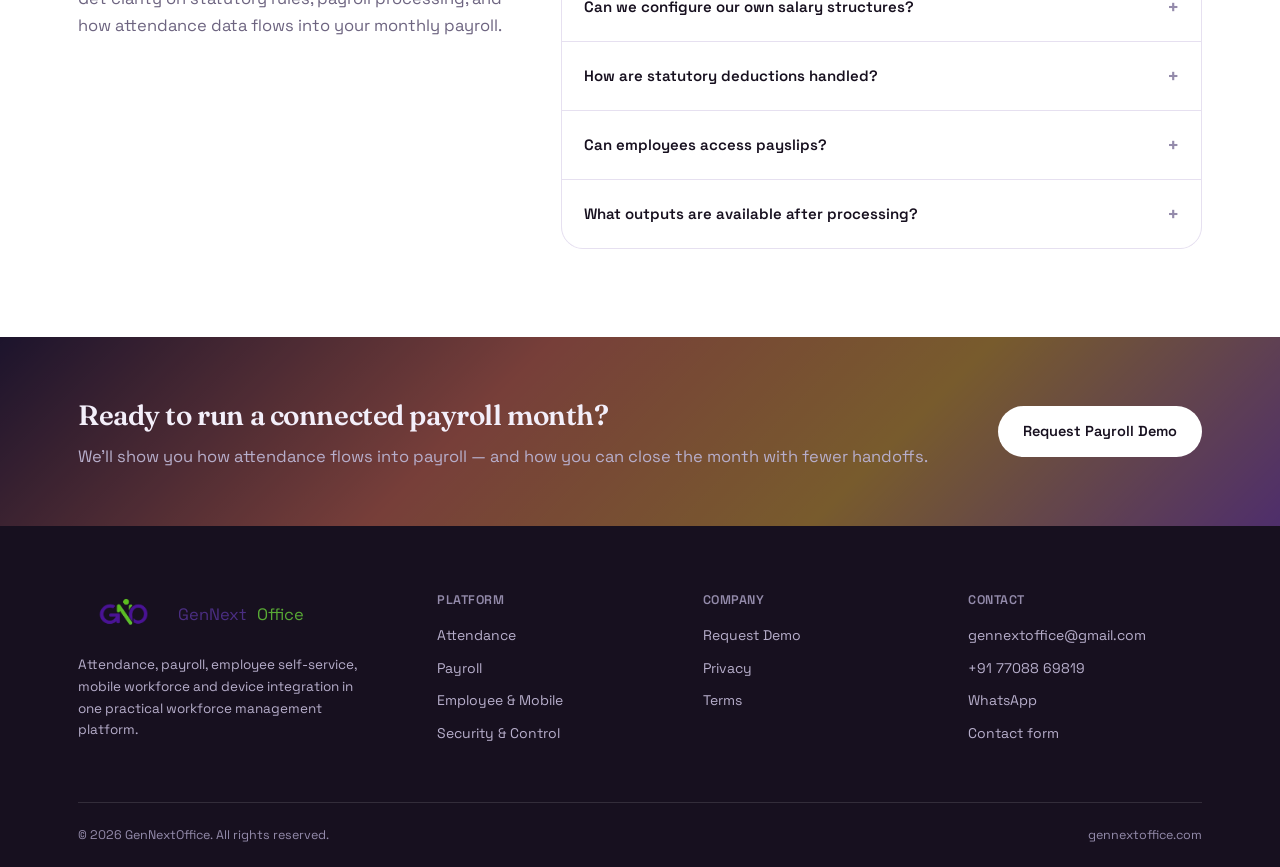
<file: payroll.html>
<!doctype html>
<html lang="en">
<head>
  <meta charset="utf-8">
  <meta name="viewport" content="width=device-width, initial-scale=1">
  <title>Payroll Management | GenNextOffice</title>
  <meta name="description" content="Salary structures, statutory configuration, monthly inputs, payroll processing, payslips and reports with GenNextOffice — connected to attendance.">
  <link rel="canonical" href="https://gennextoffice.com/payroll.html">
  <link rel="icon" href="assets/images/favicon.svg" type="image/svg+xml">
  <link rel="preconnect" href="https://fonts.googleapis.com">
  <link rel="preconnect" href="https://fonts.gstatic.com" crossorigin>
  <link href="https://fonts.googleapis.com/css2?family=Fraunces:ital,opsz,wght@0,9..144,500;0,9..144,600;1,9..144,500&family=Space+Grotesk:wght@400;500;600;700&family=JetBrains+Mono:wght@400;500;600&display=swap" rel="stylesheet">
  <link rel="stylesheet" href="assets/css/styles.css">
  <script src="site-config.js"></script>
  <script defer src="assets/js/main.js"></script>
    <link rel="icon" href="assets/images/image-removebg-preview (1).png" type="">

</head>
<body>
  <div class="scroll-progress" data-scroll-progress></div>
  <a class="skip-link" href="#main">Skip to content</a>

  <header class="site-header">
    <div class="container nav-wrap">
      <a class="brand" href="index.html" aria-label="GenNextOffice home"><img src="assets/images/image-removebg-preview (1).png" style=" width: 90px;
    height: auto;
    max-height: 50px;
    object-fit: contain;"><span style="color: #4B2E83;">GenNext</span><span style="color: #58A935;">Office</span></a>
      <button class="menu-button" type="button" aria-label="Open menu" aria-expanded="false" data-menu-button><span></span><span></span><span></span></button>
      <nav class="main-nav" aria-label="Main navigation" data-nav>
        <a href="index.html#platform">Platform</a>
        <a href="attendance.html">Attendance</a>
        <a href="payroll.html">Payroll</a>
        <a href="mobile-app.html">Mobile</a>
        <a href="index.html#pricing">Pricing</a>
        <a href="index.html#security">Security</a>
        <a class="btn btn-primary" href="index.html#contact" data-demo-link>Request Demo</a>
       
      </nav>
    </div>
  </header>

  <main id="main">
    <!-- HERO -->
    <section class="page-hero">
      <div class="container">
        <div class="eyebrow">Payroll management</div>
        <h1>Run the month from salary setup to payslip in one connected flow.</h1>
        <p>Use connected employee and attendance data to prepare payroll, calculate earnings and deductions, and publish payslips and reports — without re-entering data from spreadsheets.</p>
        <div style="margin-top:28px;display:flex;gap:12px;justify-content:center;flex-wrap:wrap">
          <a class="btn btn-primary" href="index.html#contact" data-demo-link>See Payroll Demo</a>
          <a class="btn btn-secondary" href="#payroll-capabilities">Explore Capabilities</a>
        </div>
      </div>
    </section>

    <!-- STATS BAND -->
    <section class="section" style="padding:40px 0;background:var(--paper)">
      <div class="container">
        <div class="stats-grid" data-reveal-stagger>
          <div class="stat-card"><strong data-count-to="1">0</strong><span>Connected employee record shared with attendance</span></div>
          <div class="stat-card"><strong data-count-to="1">0</strong><span>Monthly payroll run from inputs to payslips</span></div>
          <div class="stat-card"><strong data-count-to="100">0</strong><span>Statutory and tax rule configurations supported</span></div>
          <div class="stat-card"><strong data-count-to="2">0</strong><span>Output formats — PDF payslips and XLS reports</span></div>
        </div>
      </div>
    </section>

    <!-- PAYROLL CAPABILITIES -->
    <section class="section soft" id="payroll-capabilities">
      <div class="container">
        <div class="section-head" data-reveal>
          <div><div class="eyebrow">Capabilities</div><h2>Control the details that make payroll difficult.</h2></div>
          <p>The exact payroll rule configuration should match your organisation and applicable statutory requirements. GenNextOffice provides the system structure to manage that process.</p>
        </div>
        <div class="suite-grid">
          <article class="suite-card" data-reveal>
            <div class="icon-box">₹</div>
            <h3>Salary Structures</h3>
            <p>Build reusable structures from earnings and deduction heads, then maintain employee-specific salary revisions with effective dating.</p>
          </article>
          <article class="suite-card" data-reveal>
            <div class="icon-box teal">S</div>
            <h3>Statutory Setup</h3>
            <p>Maintain applicable payroll statutory and tax configuration in a controlled setup area — PT, PF, ESI, and other required rules.</p>
          </article>
          <article class="suite-card" data-reveal>
            <div class="icon-box gold">I</div>
            <h3>Monthly Inputs</h3>
            <p>Capture or import changing payroll values — attendance pay days, OT, bonuses, and other variable pay — for the current period.</p>
          </article>
          <article class="suite-card" data-reveal>
            <div class="icon-box">P</div>
            <h3>Payroll Processing</h3>
            <p>Process the period, review calculated earnings and deductions, and keep the run controlled through completion and locking.</p>
          </article>
          <article class="suite-card" data-reveal>
            <div class="icon-box teal">PDF</div>
            <h3>Payslips</h3>
            <p>Generate employee payslips for distribution and employee self-service access — with breakdowns and statutory details.</p>
          </article>
          <article class="suite-card" data-reveal>
            <div class="icon-box gold">R</div>
            <h3>Reports & Exports</h3>
            <p>Produce payroll reports and supported statutory export formats for operational submission workflows and compliance.</p>
          </article>
        </div>
      </div>
    </section>

    <!-- WORKFLOW -->
    <section class="section">
      <div class="container">
        <div class="center-head" data-reveal>
          <div class="eyebrow">Payroll workflow</div>
          <h2>Configure. Assign. Input. Process. Publish.</h2>
          <p>A step-by-step payroll flow that connects directly to attendance — no manual reconciliation.</p>
        </div>
        <div class="workflow-line"><span></span></div>
        <div class="workflow">
          <div class="step" data-reveal><span class="stepnum">01</span><h3>Configure</h3><p>Create salary heads, salary structures and statutory or tax-related configuration required by your payroll process.</p></div>
          <div class="step" data-reveal><span class="stepnum">02</span><h3>Assign</h3><p>Maintain employee salary revisions and payroll/statutory information with effective dates where applicable.</p></div>
          <div class="step" data-reveal><span class="stepnum">03</span><h3>Input</h3><p>Prepare attendance pay days, OT and monthly variable inputs before payroll processing — pulled from attendance where possible.</p></div>
          <div class="step" data-reveal><span class="stepnum">04</span><h3>Process</h3><p>Calculate monthly payroll, review results and generate payslips and reports in one controlled run.</p></div>
        </div>
      </div>
    </section>

    <!-- CONNECTED WITH ATTENDANCE -->
    <section class="section dark">
      <div class="container center-head">
        <div class="eyebrow on-dark">Connected with attendance</div>
        <h2>Stop re-entering the same employee and attendance information into another payroll tool.</h2>
        <p style="max-width:680px;margin:0 auto;color:#b7aecb">Because attendance and payroll live in the same platform, the monthly process can be designed around one employee record and a continuous flow from attendance to salary processing.</p>
        <div style="margin-top:22px;display:flex;gap:12px;justify-content:center;flex-wrap:wrap">
          <a class="btn btn-light" href="index.html#contact" data-demo-link>Request Payroll Demo</a>
        </div>
      </div>
    </section>

    <!-- FAQ -->
    <section class="section soft">
      <div class="container faq-grid">
        <div data-reveal>
          <div class="eyebrow">Payroll FAQs</div>
          <h2 style="font-family:var(--display);font-size:36px;line-height:1.08;letter-spacing:-.015em;margin:10px 0 16px">Common questions about payroll management.</h2>
          <p style="color:var(--muted)">Get clarity on statutory rules, payroll processing, and how attendance data flows into your monthly payroll.</p>
        </div>
        <div class="faq-list" data-reveal>
          <details open><summary>Does payroll automatically use attendance data?</summary><p>Yes. Once attendance is processed and approved, pay-day values and overtime data can be pulled directly into the monthly payroll run — no manual re-entry.</p></details>
          <details><summary>Can we configure our own salary structures?</summary><p>Yes. GenNextOffice allows you to build salary structures from earnings and deduction heads, and assign them to employees with effective dates.</p></details>
          <details><summary>How are statutory deductions handled?</summary><p>You can maintain applicable payroll statutory and tax configuration — PF, PT, ESI, professional tax, and other required rules — in a controlled setup area.</p></details>
          <details><summary>Can employees access payslips?</summary><p>Yes. Payslips are published to the employee self-service portal, where employees can view and download them.</p></details>
          <details><summary>What outputs are available after processing?</summary><p>GenNextOffice generates payslips (PDF), payroll reports, and supported statutory export formats for operational submission workflows.</p></details>
        </div>
      </div>
    </section>

    <!-- CTA BAND -->
    <section class="cta-band">
      <div class="container cta-inner">
        <div><h2>Ready to run a connected payroll month?</h2><p>We'll show you how attendance flows into payroll — and how you can close the month with fewer handoffs.</p></div>
        <a class="btn btn-light" href="index.html#contact" data-demo-link>Request Payroll Demo</a>
      </div>
    </section>
  </main>

  <footer class="site-footer">
    <div class="container">
      <div class="footer-grid">
        <div class="footer-brand"><span class="brand brand--light"><span class="brand-mark" aria-hidden="true"> <a class="brand" href="index.html" aria-label="GenNextOffice home"><img src="assets/images/image-removebg-preview (1).png" style=" width: 90px;
    height: auto;
    max-height: 50px;
    object-fit: contain;"><span style="color: #4B2E83;">GenNext</span><span style="color: #58A935;">Office</span></a></span></span><p>Attendance, payroll, employee self-service, mobile workforce and device integration in one practical workforce management platform.</p></div>
        <div class="footer-col"><h4>Platform</h4><a href="attendance.html">Attendance</a><a href="payroll.html">Payroll</a><a href="mobile-app.html">Employee & Mobile</a><a href="index.html#security">Security & Control</a></div>
        <div class="footer-col"><h4>Company</h4><a href="index.html#contact">Request Demo</a><a href="privacy.html">Privacy</a><a href="terms.html">Terms</a></div>
        <div class="footer-col"><h4>Contact</h4><a data-config-email href="#" hidden></a><a data-config-phone href="#" hidden></a><a data-whatsapp href="#" hidden>WhatsApp</a><a href="index.html#contact">Contact form</a></div>
      </div>
      <div class="footer-bottom"><span>© <span data-year></span> GenNextOffice. All rights reserved.</span><span>gennextoffice.com</span></div>
    </div>
  </footer>

  <a class="whatsapp-float" data-whatsapp href="#" hidden aria-label="Chat on WhatsApp" target="_blank" rel="noopener">
    <svg viewBox="0 0 32 32" width="26" height="26" fill="currentColor" aria-hidden="true">
      <path d="M16 3C9.4 3 4 8.4 4 15c0 2.4.7 4.6 1.9 6.5L4 29l7.7-1.8c1.9 1 4 1.6 6.3 1.6 6.6 0 12-5.4 12-12S22.6 3 16 3zm0 21.8c-2 0-3.9-.6-5.5-1.6l-.4-.2-4.6 1.1 1.1-4.5-.3-.4C5.2 17.7 4.6 16.4 4.6 15 4.6 9 9.4 4.2 16 4.2S27.4 9 27.4 15 22.6 24.8 16 24.8zm6-8.2c-.3-.2-2-1-2.3-1.1-.3-.1-.5-.2-.7.1-.2.3-.8 1.1-1 1.3-.2.2-.4.2-.7.1-.3-.2-1.4-.5-2.6-1.6-1-.9-1.6-2-1.8-2.3-.2-.3 0-.5.1-.6.1-.1.3-.4.4-.5.1-.2.2-.3.3-.5.1-.2 0-.4 0-.5 0-.1-.7-1.6-1-2.2-.2-.6-.5-.5-.7-.5h-.6c-.2 0-.5.1-.8.4-.3.3-1 1-1 2.4s1 2.8 1.2 3c.1.2 2 3 4.8 4.3.7.3 1.2.5 1.6.6.7.2 1.3.2 1.8.1.5-.1 1.7-.7 1.9-1.4.2-.7.2-1.2.2-1.4-.1-.1-.3-.2-.6-.3z"/>
    </svg>
  </a>
  <div class="mobile-cta-bar" data-mobile-cta><a class="btn btn-primary" href="index.html#contact" data-demo-link>Request a Demo</a></div>
  <script defer src="assets/js/theme-toggle.js"></script>
</body>
</html>
</file>
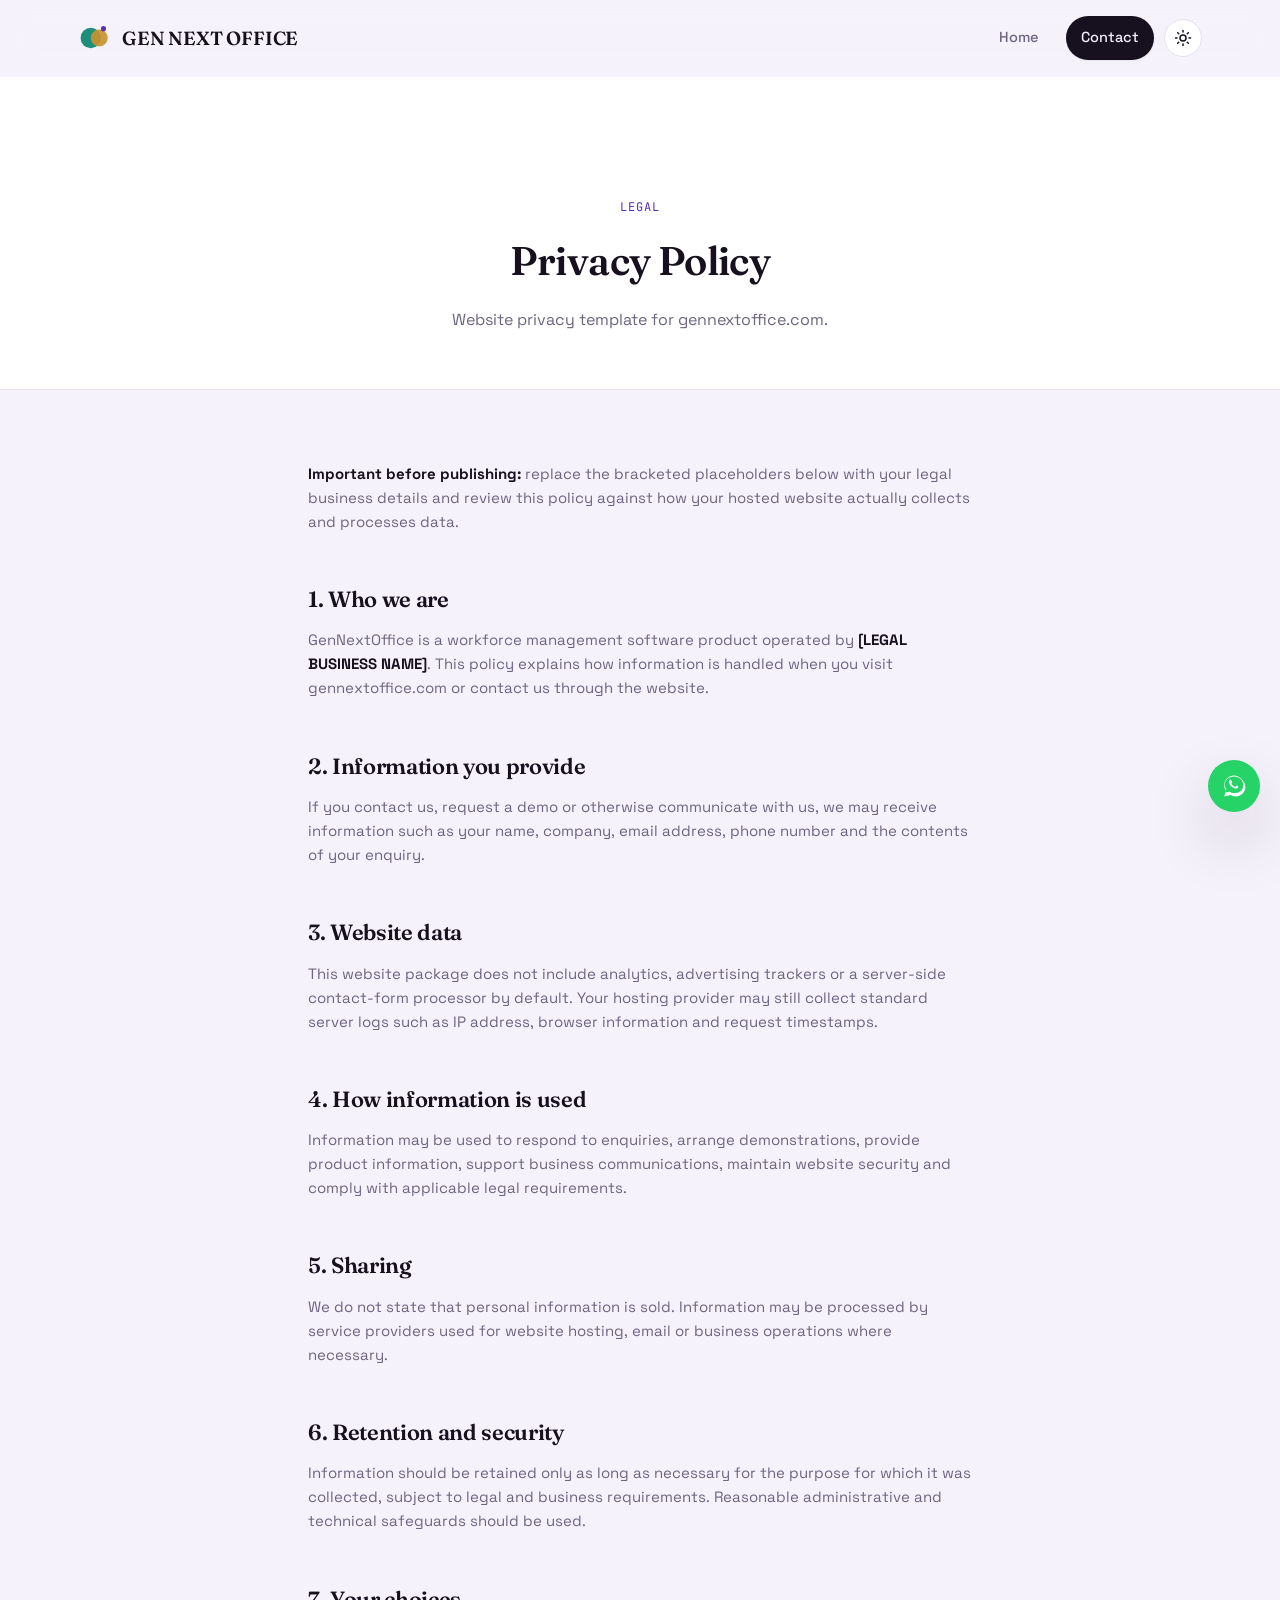
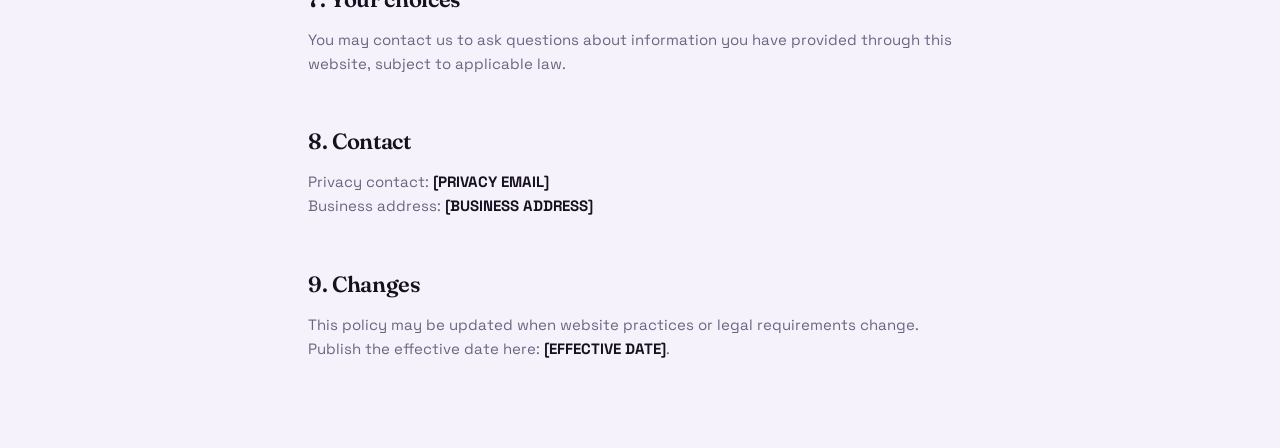
<file: privacy.html>
<!doctype html><html lang="en"><head><meta charset="utf-8"><meta name="viewport" content="width=device-width, initial-scale=1"><title>Privacy Policy | GenNextOffice</title><meta name="robots" content="index,follow"><link rel="icon" href="assets/images/favicon.svg" type="image/svg+xml">  <link rel="preconnect" href="https://fonts.googleapis.com">
  <link rel="preconnect" href="https://fonts.gstatic.com" crossorigin>
  <link href="https://fonts.googleapis.com/css2?family=Fraunces:ital,opsz,wght@0,9..144,500;0,9..144,600;1,9..144,500&family=Space+Grotesk:wght@400;500;600;700&family=JetBrains+Mono:wght@400;500;600&display=swap" rel="stylesheet">
  <link rel="stylesheet" href="assets/css/styles.css"><script src="site-config.js"></script><script defer src="assets/js/main.js"></script></head><body>
<div class="scroll-progress" data-scroll-progress></div><header class="site-header scrolled"><div class="container nav-wrap"><a class="brand" href="index.html"><span class="brand-mark" aria-hidden="true"><svg viewBox="0 0 40 40"><circle class="mark-g" cx="15" cy="20" r="12"></circle><circle class="mark-o" cx="25" cy="20" r="10"></circle><circle class="mark-dot" cx="30" cy="9" r="3"></circle></svg></span><span class="brand-text" data-company><span class="brand-gen">GenNext</span><span class="brand-office">Office</span></span></a><nav class="main-nav"><a href="index.html">Home</a><a class="btn btn-primary" href="index.html#contact">Contact</a><button class="theme-toggle" type="button" data-theme-toggle aria-label="Toggle dark mode"><svg class="icon-sun" viewBox="0 0 24 24" fill="none" stroke="currentColor" stroke-width="2" stroke-linecap="round"><circle cx="12" cy="12" r="4"></circle><path d="M12 2v2M12 20v2M4.9 4.9l1.4 1.4M17.7 17.7l1.4 1.4M2 12h2M20 12h2M4.9 19.1l1.4-1.4M17.7 6.3l1.4-1.4"></path></svg><svg class="icon-moon" viewBox="0 0 24 24" fill="currentColor"><path d="M20.4 14.7A8.5 8.5 0 0 1 9.3 3.6a8.5 8.5 0 1 0 11.1 11.1z"></path></svg></button></nav></div></header><main><section class="page-hero"><div class="container"><div class="eyebrow">Legal</div><h1>Privacy Policy</h1><p>Website privacy template for gennextoffice.com.</p></div></section><section class="page-content"><div class="container prose"><p><strong>Important before publishing:</strong> replace the bracketed placeholders below with your legal business details and review this policy against how your hosted website actually collects and processes data.</p><h2>1. Who we are</h2><p>GenNextOffice is a workforce management software product operated by <strong>[LEGAL BUSINESS NAME]</strong>. This policy explains how information is handled when you visit gennextoffice.com or contact us through the website.</p><h2>2. Information you provide</h2><p>If you contact us, request a demo or otherwise communicate with us, we may receive information such as your name, company, email address, phone number and the contents of your enquiry.</p><h2>3. Website data</h2><p>This website package does not include analytics, advertising trackers or a server-side contact-form processor by default. Your hosting provider may still collect standard server logs such as IP address, browser information and request timestamps.</p><h2>4. How information is used</h2><p>Information may be used to respond to enquiries, arrange demonstrations, provide product information, support business communications, maintain website security and comply with applicable legal requirements.</p><h2>5. Sharing</h2><p>We do not state that personal information is sold. Information may be processed by service providers used for website hosting, email or business operations where necessary.</p><h2>6. Retention and security</h2><p>Information should be retained only as long as necessary for the purpose for which it was collected, subject to legal and business requirements. Reasonable administrative and technical safeguards should be used.</p><h2>7. Your choices</h2><p>You may contact us to ask questions about information you have provided through this website, subject to applicable law.</p><h2>8. Contact</h2><p>Privacy contact: <strong>[PRIVACY EMAIL]</strong><br>Business address: <strong>[BUSINESS ADDRESS]</strong></p><h2>9. Changes</h2><p>This policy may be updated when website practices or legal requirements change. Publish the effective date here: <strong>[EFFECTIVE DATE]</strong>.</p></div></section></main><a class="whatsapp-float" data-whatsapp href="#" hidden aria-label="Chat on WhatsApp" target="_blank" rel="noopener"><svg viewBox="0 0 32 32" width="26" height="26" fill="currentColor" aria-hidden="true"><path d="M16 3C9.4 3 4 8.4 4 15c0 2.4.7 4.6 1.9 6.5L4 29l7.7-1.8c1.9 1 4 1.6 6.3 1.6 6.6 0 12-5.4 12-12S22.6 3 16 3zm0 21.8c-2 0-3.9-.6-5.5-1.6l-.4-.2-4.6 1.1 1.1-4.5-.3-.4C5.2 17.7 4.6 16.4 4.6 15 4.6 9 9.4 4.2 16 4.2S27.4 9 27.4 15 22.6 24.8 16 24.8zm6-8.2c-.3-.2-2-1-2.3-1.1-.3-.1-.5-.2-.7.1-.2.3-.8 1.1-1 1.3-.2.2-.4.2-.7.1-.3-.2-1.4-.5-2.6-1.6-1-.9-1.6-2-1.8-2.3-.2-.3 0-.5.1-.6.1-.1.3-.4.4-.5.1-.2.2-.3.3-.5.1-.2 0-.4 0-.5 0-.1-.7-1.6-1-2.2-.2-.6-.5-.5-.7-.5h-.6c-.2 0-.5.1-.8.4-.3.3-1 1-1 2.4s1 2.8 1.2 3c.1.2 2 3 4.8 4.3.7.3 1.2.5 1.6.6.7.2 1.3.2 1.8.1.5-.1 1.7-.7 1.9-1.4.2-.7.2-1.2.2-1.4-.1-.1-.3-.2-.6-.3z"/></svg></a>
<div class="mobile-cta-bar" data-mobile-cta><a class="btn btn-primary" href="index.html#contact" data-demo-link>Request a Demo</a></div>
<script defer src="assets/js/theme-toggle.js"></script>
  <link rel="icon" href="assets/images/image-removebg-preview (1).png" type="">

</body></html>
</file>
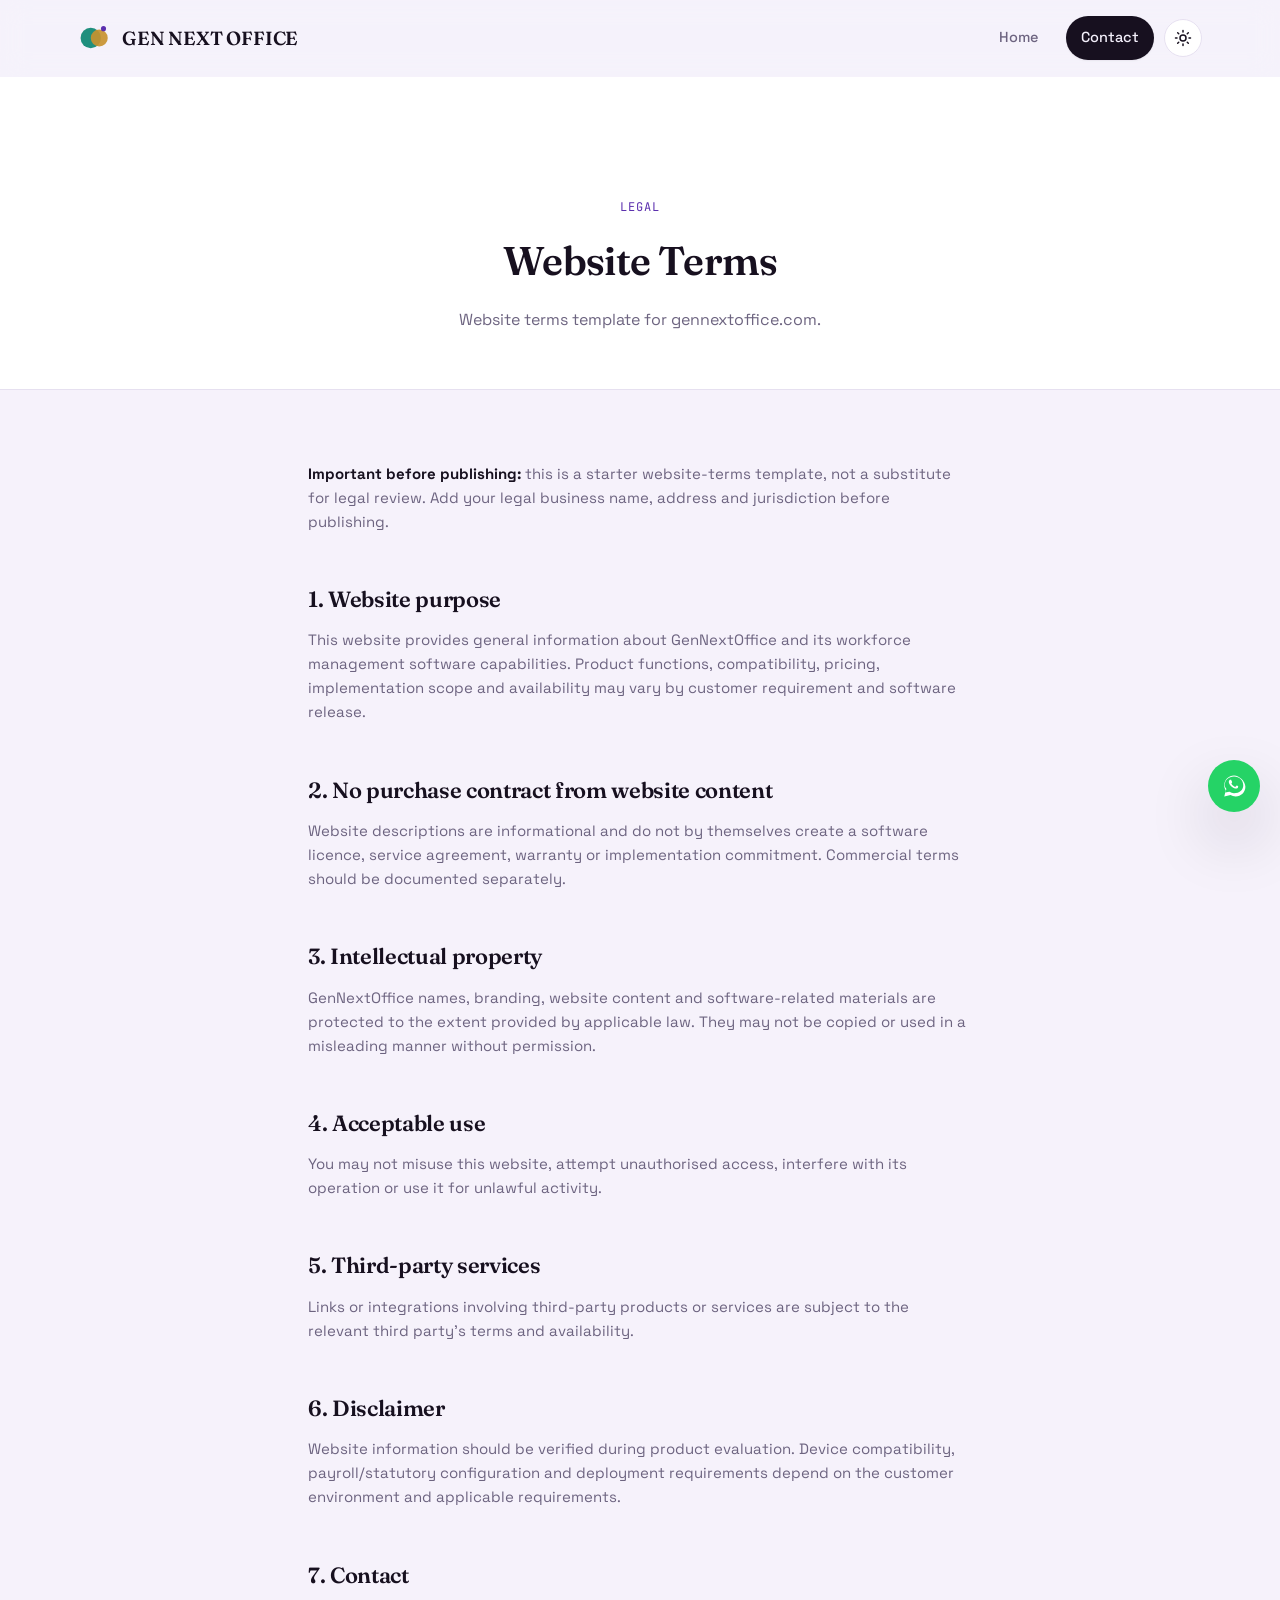
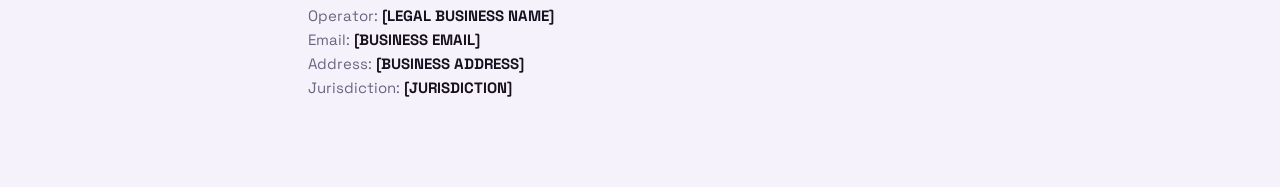
<file: terms.html>
<!doctype html><html lang="en"><head><meta charset="utf-8"><meta name="viewport" content="width=device-width, initial-scale=1"><title>Website Terms | GenNextOffice</title><link rel="icon" href="assets/images/favicon.svg" type="image/svg+xml">  <link rel="preconnect" href="https://fonts.googleapis.com">
  <link rel="preconnect" href="https://fonts.gstatic.com" crossorigin>
  <link href="https://fonts.googleapis.com/css2?family=Fraunces:ital,opsz,wght@0,9..144,500;0,9..144,600;1,9..144,500&family=Space+Grotesk:wght@400;500;600;700&family=JetBrains+Mono:wght@400;500;600&display=swap" rel="stylesheet">
  <link rel="stylesheet" href="assets/css/styles.css"><script src="site-config.js"></script><script defer src="assets/js/main.js"></script></head><body>
<div class="scroll-progress" data-scroll-progress></div><header class="site-header scrolled"><div class="container nav-wrap"><a class="brand" href="index.html"><span class="brand-mark" aria-hidden="true"><svg viewBox="0 0 40 40"><circle class="mark-g" cx="15" cy="20" r="12"></circle><circle class="mark-o" cx="25" cy="20" r="10"></circle><circle class="mark-dot" cx="30" cy="9" r="3"></circle></svg></span><span class="brand-text" data-company><span class="brand-gen">GenNext</span><span class="brand-office">Office</span></span></a><nav class="main-nav"><a href="index.html">Home</a><a class="btn btn-primary" href="index.html#contact">Contact</a><button class="theme-toggle" type="button" data-theme-toggle aria-label="Toggle dark mode"><svg class="icon-sun" viewBox="0 0 24 24" fill="none" stroke="currentColor" stroke-width="2" stroke-linecap="round"><circle cx="12" cy="12" r="4"></circle><path d="M12 2v2M12 20v2M4.9 4.9l1.4 1.4M17.7 17.7l1.4 1.4M2 12h2M20 12h2M4.9 19.1l1.4-1.4M17.7 6.3l1.4-1.4"></path></svg><svg class="icon-moon" viewBox="0 0 24 24" fill="currentColor"><path d="M20.4 14.7A8.5 8.5 0 0 1 9.3 3.6a8.5 8.5 0 1 0 11.1 11.1z"></path></svg></button></nav></div></header><main><section class="page-hero"><div class="container"><div class="eyebrow">Legal</div><h1>Website Terms</h1><p>Website terms template for gennextoffice.com.</p></div></section><section class="page-content"><div class="container prose"><p><strong>Important before publishing:</strong> this is a starter website-terms template, not a substitute for legal review. Add your legal business name, address and jurisdiction before publishing.</p><h2>1. Website purpose</h2><p>This website provides general information about GenNextOffice and its workforce management software capabilities. Product functions, compatibility, pricing, implementation scope and availability may vary by customer requirement and software release.</p><h2>2. No purchase contract from website content</h2><p>Website descriptions are informational and do not by themselves create a software licence, service agreement, warranty or implementation commitment. Commercial terms should be documented separately.</p><h2>3. Intellectual property</h2><p>GenNextOffice names, branding, website content and software-related materials are protected to the extent provided by applicable law. They may not be copied or used in a misleading manner without permission.</p><h2>4. Acceptable use</h2><p>You may not misuse this website, attempt unauthorised access, interfere with its operation or use it for unlawful activity.</p><h2>5. Third-party services</h2><p>Links or integrations involving third-party products or services are subject to the relevant third party’s terms and availability.</p><h2>6. Disclaimer</h2><p>Website information should be verified during product evaluation. Device compatibility, payroll/statutory configuration and deployment requirements depend on the customer environment and applicable requirements.</p><h2>7. Contact</h2><p>Operator: <strong>[LEGAL BUSINESS NAME]</strong><br>Email: <strong>[BUSINESS EMAIL]</strong><br>Address: <strong>[BUSINESS ADDRESS]</strong><br>Jurisdiction: <strong>[JURISDICTION]</strong></p></div></section></main><a class="whatsapp-float" data-whatsapp href="#" hidden aria-label="Chat on WhatsApp" target="_blank" rel="noopener"><svg viewBox="0 0 32 32" width="26" height="26" fill="currentColor" aria-hidden="true"><path d="M16 3C9.4 3 4 8.4 4 15c0 2.4.7 4.6 1.9 6.5L4 29l7.7-1.8c1.9 1 4 1.6 6.3 1.6 6.6 0 12-5.4 12-12S22.6 3 16 3zm0 21.8c-2 0-3.9-.6-5.5-1.6l-.4-.2-4.6 1.1 1.1-4.5-.3-.4C5.2 17.7 4.6 16.4 4.6 15 4.6 9 9.4 4.2 16 4.2S27.4 9 27.4 15 22.6 24.8 16 24.8zm6-8.2c-.3-.2-2-1-2.3-1.1-.3-.1-.5-.2-.7.1-.2.3-.8 1.1-1 1.3-.2.2-.4.2-.7.1-.3-.2-1.4-.5-2.6-1.6-1-.9-1.6-2-1.8-2.3-.2-.3 0-.5.1-.6.1-.1.3-.4.4-.5.1-.2.2-.3.3-.5.1-.2 0-.4 0-.5 0-.1-.7-1.6-1-2.2-.2-.6-.5-.5-.7-.5h-.6c-.2 0-.5.1-.8.4-.3.3-1 1-1 2.4s1 2.8 1.2 3c.1.2 2 3 4.8 4.3.7.3 1.2.5 1.6.6.7.2 1.3.2 1.8.1.5-.1 1.7-.7 1.9-1.4.2-.7.2-1.2.2-1.4-.1-.1-.3-.2-.6-.3z"/></svg></a>
<div class="mobile-cta-bar" data-mobile-cta><a class="btn btn-primary" href="index.html#contact" data-demo-link>Request a Demo</a></div>
<script defer src="assets/js/theme-toggle.js"></script>
</body></html>
</file>
<file: assets/css/styles.css>
/* ==========================================================================
   GenNextOffice — site stylesheet
   Design language: a "round-the-clock" workforce platform. The signature
   element is the 24-hour shift clock in the hero — night/morning/afternoon/
   evening arcs give the whole site its accent palette (--dawn, --sunrise,
   --day, --evening), reused in stat numbers, buttons and dark sections.
   Display type is Fraunces (editorial serif, used with restraint on
   headings); body/UI type is Space Grotesk; data/numbers use JetBrains Mono.
   ========================================================================== */

/* ---------------------------------------------------------------------- */
/* 1. Tokens                                                               */
/* ---------------------------------------------------------------------- */
:root{
  /* base ink / paper */
  --ink:#17101f;
  --ink-soft:#2c2140;
  --paper:#ffffff;
  --cloud:#f6f2fb;
  --line:#e6e0f0;
  --muted:#6d6480;
  --muted-soft:#948bab;

  /* accent (violet family, matches --ink's cast) */
  --accent:#6d3fc0;
  --accent-ink:#5b2fae;
  --accent-soft:#efe7fb;

  /* module colors */
  --teal:#1f8f7d;
  --teal-soft:#e2f4f0;
  --gold:#c8932f;
  --gold-soft:#faf1de;

  /* day-cycle palette (hero shift clock + accents) */
  --dawn:#241a3d;
  --sunrise:#ef7a5a;
  --day:#f0b93e;
  --evening:#9455c9;
  --shift-gradient:linear-gradient(135deg,var(--dawn) 0%,var(--sunrise) 38%,var(--day) 68%,var(--evening) 100%);

  /* on-dark helpers */
  --on-dark:#f3effa;
  --on-dark-muted:#b7aecb;
  --on-dark-line:rgba(255,255,255,.12);

  /* type */
  --display:'Fraunces', serif;
  --sans:'Space Grotesk', sans-serif;
  --mono:'JetBrains Mono', monospace;

  /* shape */
  --radius-sm:8px;
  --radius:14px;
  --radius-lg:22px;

  /* elevation */
  --shadow-sm:0 1px 2px rgba(23,16,31,.06);
  --shadow:0 8px 24px rgba(23,16,31,.10);
  --shadow-lg:0 28px 64px rgba(23,16,31,.18);

  --header-h:76px;
  --container:1180px;
}

[data-theme="dark"]{
  --ink:#f3effa;
  --ink-soft:#e6ddf5;
  --paper:#1c1329;
  --cloud:#150e20;
  --line:rgba(255,255,255,.10);
  --muted:#b0a5c6;
  --muted-soft:#8a7ea3;
  --accent:#a480ea;
  --accent-ink:#c3a4f5;
  --accent-soft:rgba(164,128,234,.14);
  --teal-soft:rgba(31,143,125,.16);
  --gold-soft:rgba(200,147,47,.16);
  --shadow-sm:0 1px 2px rgba(0,0,0,.3);
  --shadow:0 8px 24px rgba(0,0,0,.35);
  --shadow-lg:0 28px 64px rgba(0,0,0,.5);
}

/* ---------------------------------------------------------------------- */
/* 2. Reset & base                                                        */
/* ---------------------------------------------------------------------- */
*,*::before,*::after{box-sizing:border-box}
html{scroll-behavior:smooth}
body{
  margin:0;
  font-family:var(--sans);
  font-size:16.5px;
  line-height:1.6;
  color:var(--ink);
  background:var(--cloud);
  -webkit-font-smoothing:antialiased;
  transition:background-color .25s ease,color .25s ease;
}
img,svg{display:block;max-width:100%}
a{color:inherit;text-decoration:none}
ul{list-style:none;margin:0;padding:0}
button{font:inherit;cursor:pointer}
input,select,textarea{font:inherit;color:inherit}
h1,h2,h3,h4{font-family:var(--display);font-weight:600;letter-spacing:-.015em;margin:0 0 .5em;color:var(--ink)}
p{margin:0 0 1em;color:var(--muted)}
:focus-visible{outline:2px solid var(--accent);outline-offset:3px;border-radius:4px}

@media (prefers-reduced-motion:reduce){
  *,*::before,*::after{animation-duration:.001ms !important;animation-iteration-count:1 !important;transition-duration:.001ms !important;scroll-behavior:auto !important}
}

.container{max-width:var(--container);margin:0 auto;padding:0 28px}

.skip-link{
  position:absolute;left:12px;top:-60px;z-index:200;
  background:var(--ink);color:var(--on-dark);padding:10px 16px;border-radius:var(--radius-sm);
  transition:top .2s ease;
}
.skip-link:focus{top:12px}

/* ---------------------------------------------------------------------- */
/* 3. Section shells                                                      */
/* ---------------------------------------------------------------------- */
.section{padding:88px 0}
.section.soft{background:var(--paper)}
.section.dark{
  background:var(--ink);
  background-image:radial-gradient(120% 140% at 15% -10%, #2a1f42 0%, var(--ink) 55%);
  color:var(--on-dark);
}
.section.dark h2{color:var(--on-dark)}
.section.dark p{color:var(--on-dark-muted)}
.section.dark .eyebrow.on-dark{color:var(--day)}

.eyebrow{
  display:inline-block;font-family:var(--mono);font-size:12px;letter-spacing:.09em;text-transform:uppercase;
  color:var(--accent-ink);margin-bottom:12px;
}

.section-head{display:flex;justify-content:space-between;align-items:flex-end;gap:40px;margin-bottom:48px}
.section-head h2{font-size:36px;max-width:600px}
.section-head p{max-width:380px;margin:0}

.center-head{text-align:center;max-width:680px;margin:0 auto 48px}
.center-head h2{font-size:36px}

/* ---------------------------------------------------------------------- */
/* 4. Buttons                                                             */
/* ---------------------------------------------------------------------- */
.btn{
  display:inline-flex;align-items:center;justify-content:center;gap:8px;
  padding:13px 24px;border-radius:999px;border:1px solid transparent;
  font-weight:600;font-size:14.5px;white-space:nowrap;
  transition:transform .15s ease,box-shadow .15s ease,background-color .15s ease,color .15s ease,border-color .15s ease;
}
.btn:hover{transform:translateY(-1px)}
.btn:active{transform:translateY(0)}

.btn-primary{background:var(--ink);color:var(--on-dark);box-shadow:var(--shadow-sm)}
.btn-primary:hover{background:var(--accent-ink);box-shadow:var(--shadow)}

.btn-secondary{background:transparent;color:var(--ink);border-color:var(--line)}
.btn-secondary:hover{border-color:var(--accent-ink);color:var(--accent-ink)}

.btn-light{background:var(--paper);color:var(--ink)}
.btn-light:hover{background:var(--on-dark);box-shadow:var(--shadow)}

.text-link{
  display:inline-flex;align-items:center;gap:6px;color:var(--accent-ink);
  font-weight:600;font-size:14.5px;margin-top:14px;
}
.text-link:hover{text-decoration:underline}

/* ---------------------------------------------------------------------- */
/* 5. Header / nav                                                        */
/* ---------------------------------------------------------------------- */
.scroll-progress{
  position:fixed;top:0;left:0;height:3px;width:0;z-index:1000;
  background:var(--shift-gradient);
}

.site-header{
  position:sticky;top:0;z-index:100;
  background:rgba(246,242,251,.7);backdrop-filter:blur(14px);
  border-bottom:1px solid transparent;
  transition:background-color .25s ease,border-color .25s ease,box-shadow .25s ease;
}
[data-theme="dark"] .site-header{background:rgba(21,14,32,.7)}
.site-header.scrolled{border-color:var(--line);box-shadow:var(--shadow-sm)}

.nav-wrap{
  height:var(--header-h);display:flex;align-items:center;justify-content:space-between;gap:24px;
}

.brand{display:flex;align-items:center;gap:10px}
.brand-mark svg{width:34px;height:34px}
.mark-g{fill:var(--teal)}
.mark-o{fill:var(--gold);opacity:.92}
.mark-dot{fill:var(--accent-ink)}
.brand-text{font-family:var(--display);font-size:19px;font-weight:600;letter-spacing:-.01em}
.brand-gen{color:var(--ink)}
.brand-office{color:var(--muted)}
.brand--light .brand-gen{color:var(--on-dark)}
.brand--light .brand-office{color:var(--on-dark-muted)}

.main-nav{display:flex;align-items:center;gap:6px}
.main-nav a{
  padding:9px 14px;border-radius:999px;font-size:14.5px;font-weight:500;color:var(--muted);
  transition:background-color .15s ease,color .15s ease;
}
.main-nav a:hover{color:var(--ink);background:var(--accent-soft)}
.main-nav a.btn{margin-left:8px;color:var(--on-dark)}
.main-nav a.btn:hover{color:var(--on-dark)}

.menu-button{
  display:none;flex-direction:column;justify-content:center;gap:4px;
  width:38px;height:38px;border-radius:var(--radius-sm);border:1px solid var(--line);background:var(--paper);
}
.menu-button span{display:block;width:16px;height:2px;background:var(--ink);margin:0 auto}

.theme-toggle{
  display:inline-flex;align-items:center;justify-content:center;
  width:38px;height:38px;border-radius:999px;border:1px solid var(--line);background:var(--paper);
  color:var(--ink);margin-left:4px;flex:none;
}
.theme-toggle svg{width:18px;height:18px}
.theme-toggle .icon-moon{display:none}
[data-theme="dark"] .theme-toggle .icon-sun{display:none}
[data-theme="dark"] .theme-toggle .icon-moon{display:block}

/* ---------------------------------------------------------------------- */
/* 6. Hero + shift clock (signature element)                              */
/* ---------------------------------------------------------------------- */
.hero{padding:72px 0 48px}
.hero-grid{display:grid;grid-template-columns:1.05fr .95fr;gap:56px;align-items:center}
.hero h1{font-size:52px;line-height:1.06;letter-spacing:-.02em;margin-bottom:20px}
.hero h1 em{font-style:italic;color:var(--accent-ink)}
.hero-copy{font-size:17.5px;max-width:480px}
.hero-actions{display:flex;gap:12px;flex-wrap:wrap;margin:26px 0 22px}
.hero-points{display:flex;flex-wrap:wrap;gap:16px 22px}
.hero-points span{display:inline-flex;align-items:center;gap:6px;font-size:13.5px;color:var(--muted);font-weight:500}
.hero-points i{
  display:inline-flex;align-items:center;justify-content:center;width:16px;height:16px;border-radius:50%;
  background:var(--teal-soft);color:var(--teal);font-style:normal;font-size:10px;
}

.shift-clock-wrap{position:relative;display:flex;flex-direction:column;align-items:center;gap:22px}
.shift-clock{
  position:relative;width:min(320px,80vw);aspect-ratio:1;border-radius:50%;
  background:var(--paper);box-shadow:var(--shadow-lg);
}
.shift-clock svg{width:100%;height:100%;transform:rotate(-90deg)}
.arc{fill:none;stroke-width:9;stroke-linecap:round;opacity:.55;transition:opacity .3s ease,stroke-width .3s ease}
.arc.is-current{opacity:1;stroke-width:12}
.arc-night{stroke:var(--dawn)}
.arc-morning{stroke:var(--sunrise)}
.arc-afternoon{stroke:var(--day)}
.arc-evening{stroke:var(--evening)}
.shift-hand{
  position:absolute;top:50%;left:50%;width:3px;height:32%;border-radius:3px;
  background:var(--ink);transform-origin:bottom center;transform:translate(-50%,-100%) rotate(45deg);
}
.shift-center{
  position:absolute;inset:22%;border-radius:50%;background:var(--cloud);
  display:flex;flex-direction:column;align-items:center;justify-content:center;text-align:center;
  border:1px solid var(--line);
}
.time{font-family:var(--mono);font-size:19px;font-weight:600;letter-spacing:-.02em}
.date{font-family:var(--mono);font-size:11px;color:var(--muted);margin-top:2px}

.shift-legend{display:flex;flex-wrap:wrap;justify-content:center;gap:14px 18px}
.shift-legend span{display:inline-flex;align-items:center;gap:7px;font-size:12.5px;color:var(--muted);font-weight:500;transition:color .2s ease}
.shift-legend span.is-current-label{color:var(--ink);font-weight:700}
.shift-legend i{width:9px;height:9px;border-radius:50%;display:inline-block}

.float-card{
  display:flex;flex-direction:column;gap:2px;background:var(--paper);border:1px solid var(--line);
  border-radius:var(--radius);padding:12px 16px;box-shadow:var(--shadow);font-size:13px;
}
.float-card strong{display:flex;align-items:center;gap:8px;font-size:13.5px}
.float-card small{color:var(--muted)}
.pulse{
  width:8px;height:8px;border-radius:50%;background:var(--teal);display:inline-block;flex:none;
  box-shadow:0 0 0 0 rgba(31,143,125,.5);animation:pulse 1.8s ease-out infinite;
}
@keyframes pulse{
  0%{box-shadow:0 0 0 0 rgba(31,143,125,.45)}
  70%{box-shadow:0 0 0 9px rgba(31,143,125,0)}
  100%{box-shadow:0 0 0 0 rgba(31,143,125,0)}
}

/* ---------------------------------------------------------------------- */
/* 7. Ticker band                                                         */
/* ---------------------------------------------------------------------- */
.ticker-band{
  border-top:1px solid var(--line);border-bottom:1px solid var(--line);
  background:var(--paper);overflow:hidden;padding:12px 0;
}
.ticker-track{display:flex;gap:36px;width:max-content;animation:ticker 38s linear infinite}
.ticker-band:hover .ticker-track{animation-play-state:paused}
.ticker-item{display:inline-flex;align-items:center;gap:8px;font-size:13px;color:var(--muted);white-space:nowrap}
.ticker-item b{color:var(--ink);font-weight:600}
.ticker-item i{width:6px;height:6px;border-radius:50%;background:var(--teal);display:inline-block}
@keyframes ticker{from{transform:translateX(0)}to{transform:translateX(-50%)}}

/* ---------------------------------------------------------------------- */
/* 8. Trust strip                                                         */
/* ---------------------------------------------------------------------- */
.trust-strip{background:var(--ink);color:var(--on-dark)}
.trust-inner{display:flex;flex-wrap:wrap;align-items:center;gap:16px;padding:20px 28px;justify-content:center}
.trust-inner strong{font-family:var(--display);font-weight:500;font-size:15px;margin-right:8px}
.trust-pill{
  font-family:var(--mono);font-size:11.5px;letter-spacing:.04em;padding:7px 14px;border-radius:999px;
  background:rgba(255,255,255,.08);color:var(--on-dark-muted);
}

/* ---------------------------------------------------------------------- */
/* 9. Stats grid                                                          */
/* ---------------------------------------------------------------------- */
.stats-grid{display:grid;grid-template-columns:repeat(4,1fr);gap:1px;background:var(--line);border-radius:var(--radius-lg);overflow:hidden;border:1px solid var(--line)}
.stat-card{background:var(--paper);padding:28px 24px;display:flex;flex-direction:column;gap:8px}
.stat-card strong{font-family:var(--mono);font-size:34px;font-weight:600;color:var(--ink);letter-spacing:-.02em}
.stat-card span{font-size:13px;color:var(--muted);line-height:1.45}

/* ---------------------------------------------------------------------- */
/* 10. Suite grid / icon boxes                                            */
/* ---------------------------------------------------------------------- */
.suite-grid{display:grid;grid-template-columns:repeat(3,1fr);gap:20px}
.suite-card{
  background:var(--paper);border:1px solid var(--line);border-radius:var(--radius-lg);padding:28px;
  transition:transform .2s ease,box-shadow .2s ease,border-color .2s ease;
}
.suite-card:hover{transform:translateY(-3px);box-shadow:var(--shadow);border-color:transparent}
.icon-box{
  width:42px;height:42px;border-radius:12px;display:flex;align-items:center;justify-content:center;
  font-family:var(--mono);font-weight:600;font-size:15px;color:var(--ink);background:var(--accent-soft);margin-bottom:16px;
}
.icon-box.teal{background:var(--teal-soft);color:var(--teal)}
.icon-box.gold{background:var(--gold-soft);color:var(--gold)}
.suite-card h3{font-size:18px;margin-bottom:8px}
.suite-card p{font-size:14.5px;margin-bottom:0}

/* ---------------------------------------------------------------------- */
/* 11. Feature split (report preview / phone mock)                        */
/* ---------------------------------------------------------------------- */
.feature-split{display:grid;grid-template-columns:1fr 1fr;gap:56px;align-items:center;margin-bottom:64px}
.feature-split:last-child{margin-bottom:0}
.feature-copy h2{font-size:32px}
.check-list{display:flex;flex-direction:column;gap:11px;margin:20px 0 0}
.check-list li{position:relative;padding-left:26px;font-size:14.5px;color:var(--ink-soft)}
.check-list li::before{
  content:"";position:absolute;left:0;top:5px;width:16px;height:16px;border-radius:50%;
  background:var(--teal-soft);
}
.check-list li::after{
  content:"✓";position:absolute;left:3px;top:3px;font-size:10px;color:var(--teal);font-weight:700;
}

.feature-visual{
  background:var(--cloud);border:1px solid var(--line);border-radius:var(--radius-lg);
  padding:32px;display:flex;align-items:center;justify-content:center;min-height:320px;
}
.feature-visual.darkish{background:var(--ink);background-image:radial-gradient(120% 130% at 20% 0%,#2a1f42,var(--ink) 60%)}

.report-preview{width:100%;max-width:360px;background:var(--paper);border-radius:var(--radius);box-shadow:var(--shadow-lg);overflow:hidden}
.report-toolbar{display:flex;align-items:center;justify-content:space-between;padding:14px 16px;border-bottom:1px solid var(--line)}
.report-title{width:90px;height:8px;border-radius:4px;background:var(--line)}
.report-buttons{display:flex;gap:6px}
.report-buttons span{width:8px;height:8px;border-radius:50%;background:var(--line)}
.report-table{display:grid;grid-template-columns:repeat(3,1fr);gap:10px;padding:18px 16px}
.report-table span{height:34px;border-radius:6px;background:var(--cloud)}
.report-table span:nth-child(3n+1){background:var(--teal-soft)}
.report-table span:nth-child(3n+2){background:var(--gold-soft)}

.phone{width:220px;height:420px;border-radius:36px;background:var(--ink);padding:12px;box-shadow:var(--shadow-lg);position:relative}
.phone-notch{width:70px;height:18px;background:var(--ink);border-radius:0 0 12px 12px;margin:0 auto;position:relative;z-index:2}
.phone-screen{
  background:var(--paper);border-radius:26px;height:100%;margin-top:-18px;padding:26px 16px 16px;
  display:flex;flex-direction:column;gap:16px;
}
.phone-hero small{display:block;font-size:11px;color:var(--muted)}
.phone-hero strong{font-family:var(--display);font-size:18px}
.phone-actions{display:grid;grid-template-columns:1fr 1fr;gap:8px}
.phone-tile{
  display:flex;align-items:center;gap:8px;background:var(--cloud);border-radius:10px;padding:10px;
  font-size:11.5px;font-weight:600;color:var(--ink-soft);
}
.phone-tile i{
  width:22px;height:22px;border-radius:7px;background:var(--teal-soft);color:var(--teal);
  display:flex;align-items:center;justify-content:center;font-style:normal;font-size:11px;
}
.phone-punch{
  margin-top:auto;background:var(--ink);color:var(--on-dark);text-align:center;padding:12px;
  border-radius:12px;font-weight:600;font-size:13.5px;
}

/* ---------------------------------------------------------------------- */
/* 12. Workflow steps                                                     */
/* ---------------------------------------------------------------------- */
.workflow-line{
  position:relative;height:1px;background:var(--on-dark-line);margin:48px 0 -8px;
  overflow:hidden;
}
.workflow-line span{
  position:absolute;inset:0;background:var(--shift-gradient);
  transform:scaleX(0);transform-origin:left center;transition:transform .9s ease;
}
.workflow-line.visible span{transform:scaleX(1)}
.workflow{display:grid;grid-template-columns:repeat(4,1fr);gap:24px;padding-top:32px}
.step{display:flex;flex-direction:column;gap:8px}
.stepnum{font-family:var(--mono);font-size:12px;color:var(--evening);letter-spacing:.05em}
.step h3{font-size:17px;color:var(--on-dark)}
.step p{font-size:13.5px;color:var(--on-dark-muted);margin:0}
.section:not(.dark) .step h3{color:var(--ink)}
.section:not(.dark) .step p{color:var(--muted)}
.section:not(.dark) .workflow-line{background:var(--line)}
.section:not(.dark) .stepnum{color:var(--accent-ink)}

.metric-grid{display:grid;grid-template-columns:repeat(4,1fr);gap:20px;margin-top:56px}
.metric{text-align:center;padding:22px 12px;border-radius:var(--radius);background:rgba(255,255,255,.05);border:1px solid var(--on-dark-line)}
.metric strong{display:block;font-family:var(--mono);font-size:22px;color:var(--on-dark);margin-bottom:6px}
.metric span{font-size:12.5px;color:var(--on-dark-muted)}

/* ---------------------------------------------------------------------- */
/* 13. ROI calculator                                                     */
/* ---------------------------------------------------------------------- */
.roi-calculator{
  display:grid;grid-template-columns:1fr 1fr;gap:0;border:1px solid var(--line);border-radius:var(--radius-lg);
  overflow:hidden;background:var(--paper);
}
.roi-inputs{padding:36px;display:flex;flex-direction:column;gap:24px}
.roi-inputs .field label{display:block;font-size:13px;font-weight:600;margin-bottom:10px;color:var(--ink-soft)}
.roi-inputs input[type="range"]{width:100%;accent-color:var(--accent-ink)}
.roi-inputs select{
  width:100%;padding:11px 12px;border-radius:var(--radius-sm);border:1px solid var(--line);background:var(--paper);
}
.roi-value{font-family:var(--mono);font-size:12.5px;color:var(--accent-ink);margin-top:8px}
.roi-output{
  background:var(--ink);background-image:radial-gradient(120% 140% at 100% 0%,#2a1f42,var(--ink) 60%);
  color:var(--on-dark);padding:36px;display:flex;flex-direction:column;gap:16px;
}
.roi-stat{display:flex;flex-direction:column}
.roi-stat strong{font-family:var(--mono);font-size:38px;color:var(--day);letter-spacing:-.02em}
.roi-stat span{font-size:12.5px;color:var(--on-dark-muted)}
.roi-note{font-size:12px;color:var(--on-dark-muted);margin:0}
.roi-output .btn-primary{align-self:flex-start;margin-top:6px}

/* ---------------------------------------------------------------------- */
/* 14. Compare table                                                      */
/* ---------------------------------------------------------------------- */
.compare-wrap{overflow-x:auto;border:1px solid var(--line);border-radius:var(--radius-lg)}
.compare-table{width:100%;border-collapse:collapse;min-width:640px}
.compare-table th,.compare-table td{padding:16px 20px;text-align:left;font-size:14px;border-bottom:1px solid var(--line)}
.compare-table thead th{font-family:var(--mono);font-size:11.5px;text-transform:uppercase;letter-spacing:.05em;color:var(--muted);background:var(--cloud)}
.compare-table tbody tr:last-child td{border-bottom:none}
.compare-table td.no{color:var(--muted-soft)}
.compare-table td.yes{color:var(--teal);font-weight:600}
.compare-table td.yes::before{content:"✓  "}

/* ---------------------------------------------------------------------- */
/* 15. Industries / testimonials                                         */
/* ---------------------------------------------------------------------- */
.industries-strip{display:flex;flex-wrap:wrap;justify-content:center;gap:10px;margin-top:20px}
.industries-strip span{
  font-size:12.5px;font-weight:500;color:var(--muted);border:1px solid var(--line);border-radius:999px;
  padding:8px 16px;
}

.testimonial-grid{display:grid;grid-template-columns:repeat(4,1fr);gap:20px;margin-top:40px}
.testimonial-card{background:var(--paper);border:1px solid var(--line);border-radius:var(--radius-lg);padding:26px}
.testimonial-card blockquote{margin:0 0 20px;font-family:var(--display);font-size:16.5px;line-height:1.5;color:var(--ink-soft)}
.testimonial-role{display:flex;flex-direction:column;font-size:12.5px;color:var(--muted)}
.testimonial-role strong{color:var(--ink);font-size:13.5px;margin-bottom:2px}
.testimonial-note{text-align:center;font-size:13px;color:var(--muted);margin-top:28px}


/* ---------------------------------------------------------------------- */
/* 16. Pricing                                                            */
/* ---------------------------------------------------------------------- */
.pricing-grid{display:grid;grid-template-columns:repeat(3,1fr);gap:20px}
.pricing-card{
  position:relative;background:var(--paper);border:1px solid var(--line);border-radius:var(--radius-lg);
  padding:32px 28px;display:flex;flex-direction:column;
}
.pricing-card.featured{border-color:var(--ink);box-shadow:var(--shadow-lg);transform:translateY(-8px)}
.pricing-badge{
  position:absolute;top:-13px;left:28px;background:var(--ink);color:var(--on-dark);font-family:var(--mono);
  font-size:11px;letter-spacing:.04em;padding:5px 12px;border-radius:999px;
}
.pricing-name{font-family:var(--display);font-size:22px;font-weight:600;margin-bottom:8px}
.pricing-desc{font-size:14px;margin-bottom:18px}
.pricing-card .check-list{flex:1;margin-bottom:24px}
.pricing-note{text-align:center;font-size:12.5px;color:var(--muted-soft);margin-top:28px}

/* ---------------------------------------------------------------------- */
/* 17. Persona / security grids                                          */
/* ---------------------------------------------------------------------- */
.persona-grid{display:grid;grid-template-columns:repeat(4,1fr);gap:18px}
.persona-card{background:var(--paper);border:1px solid var(--line);border-radius:var(--radius-lg);padding:24px}
.persona-role{font-family:var(--mono);font-size:11.5px;letter-spacing:.05em;color:var(--accent-ink);text-transform:uppercase;margin-bottom:12px}
.persona-card h3{font-size:16.5px;margin-bottom:8px}
.persona-card p{font-size:13.5px}
.persona-tag{display:block;font-size:11.5px;color:var(--muted-soft);border-top:1px solid var(--line);padding-top:12px;margin-top:14px}

.security-grid{display:grid;grid-template-columns:1fr 1fr;gap:56px;align-items:center}
.security-card{background:var(--cloud);border:1px solid var(--line);border-radius:var(--radius-lg);padding:8px;display:grid;gap:1px}
.security-item{background:var(--paper);padding:20px 22px;border-radius:12px;display:flex;flex-direction:column;gap:4px}
.security-item b{font-size:14.5px}
.security-item span{font-size:13px;color:var(--muted)}

/* ---------------------------------------------------------------------- */
/* 18. FAQ                                                                */
/* ---------------------------------------------------------------------- */
.faq-grid{display:grid;grid-template-columns:.8fr 1.2fr;gap:56px;align-items:start}
.faq-list{display:flex;flex-direction:column;gap:1px;background:var(--line);border:1px solid var(--line);border-radius:var(--radius-lg);overflow:hidden}
.faq-list details{background:var(--paper);padding:18px 22px}
.faq-list summary{
  cursor:pointer;font-weight:600;font-size:15px;list-style:none;display:flex;justify-content:space-between;align-items:center;gap:16px;
}
.faq-list summary::-webkit-details-marker{display:none}
.faq-list summary::after{content:"+";font-size:20px;color:var(--muted-soft);transition:transform .2s ease}
.faq-list details[open] summary::after{transform:rotate(45deg)}
.faq-list details p{margin:12px 0 0;font-size:14px}

/* ---------------------------------------------------------------------- */
/* 19. CTA band                                                          */
/* ---------------------------------------------------------------------- */
.cta-band{
  background:var(--ink);background-image:var(--shift-gradient);position:relative;
}
.cta-band::before{content:"";position:absolute;inset:0;background:rgba(23,16,31,.55)}
.cta-inner{
  position:relative;display:flex;align-items:center;justify-content:space-between;gap:24px;
  padding:56px 28px;flex-wrap:wrap;
}
.cta-inner h2{color:var(--on-dark);font-size:28px;margin-bottom:6px}
.cta-inner p{color:var(--on-dark-muted);margin:0}

/* ---------------------------------------------------------------------- */
/* 20. Contact / forms                                                    */
/* ---------------------------------------------------------------------- */
.contact-grid{display:grid;grid-template-columns:.85fr 1.15fr;gap:32px}
.contact-card{
  background:var(--ink);background-image:radial-gradient(120% 140% at 0% 0%,#2a1f42,var(--ink) 60%);
  color:var(--on-dark);border-radius:var(--radius-lg);padding:36px;
}
.contact-card h3{color:var(--on-dark);font-size:22px}
.contact-card p{color:var(--on-dark-muted)}

.form-card{background:var(--paper);border:1px solid var(--line);border-radius:var(--radius-lg);padding:32px}
.form-grid{display:grid;grid-template-columns:1fr 1fr;gap:18px}
.field{display:flex;flex-direction:column;gap:7px}
.field.full{grid-column:1/-1}
.field label{font-size:12.5px;font-weight:600;color:var(--ink-soft)}
.field input,.field textarea{
  padding:12px 14px;border:1px solid var(--line);border-radius:var(--radius-sm);background:var(--cloud);
  transition:border-color .15s ease,background-color .15s ease;
}
.field input:focus,.field textarea:focus{border-color:var(--accent-ink);background:var(--paper)}
.field textarea{min-height:96px;resize:vertical}
.form-note{font-size:11.5px;color:var(--muted-soft);margin:12px 0 0}
.form-status{font-size:13px;font-weight:600;color:var(--teal);min-height:1.4em;margin-top:8px}
.form-status.is-error{color:var(--sunrise)}

.device-check{
  max-width:640px;margin:0 auto;text-align:center;background:var(--paper);border:1px solid var(--line);
  border-radius:var(--radius-lg);padding:40px 32px;
}
.device-check h3{font-size:22px}
.device-check-form{display:flex;gap:10px;flex-wrap:wrap;margin-top:22px;justify-content:center}
.device-check-form input{
  flex:1;min-width:200px;padding:12px 14px;border:1px solid var(--line);border-radius:var(--radius-sm);background:var(--cloud);
}
.device-check-form input:focus{border-color:var(--accent-ink);background:var(--paper)}
.device-check-form .btn{flex:none}

/* ---------------------------------------------------------------------- */
/* 21. Page hero (sub-pages) + prose (privacy/terms)                     */
/* ---------------------------------------------------------------------- */
.page-hero{
  padding:calc(var(--header-h) + 40px) 0 56px;text-align:center;
  background:var(--paper);border-bottom:1px solid var(--line);
}
.page-hero h1{font-size:40px;max-width:760px;margin:0 auto 14px}
.page-hero p{max-width:560px;margin:0 auto;font-size:16px}

.page-content{padding:72px 0}
.prose{max-width:720px;margin:0 auto}
.prose h2{font-size:22px;margin-top:2.2em}
.prose h2:first-child{margin-top:0}
.prose p{font-size:15px}
.prose strong{color:var(--ink)}

/* ---------------------------------------------------------------------- */
/* 22. Footer                                                            */
/* ---------------------------------------------------------------------- */
.site-footer{background:var(--ink);color:var(--on-dark);padding:64px 0 0}
.footer-grid{display:grid;grid-template-columns:1.4fr 1fr 1fr 1fr;gap:32px;padding-bottom:48px}
.footer-brand p{color:var(--on-dark-muted);font-size:13.5px;margin-top:14px;max-width:280px}
.footer-col h4{font-family:var(--sans);font-size:12.5px;letter-spacing:.04em;text-transform:uppercase;color:var(--muted-soft);margin-bottom:14px}
.footer-col a{display:block;font-size:14px;color:var(--on-dark-muted);margin-bottom:10px}
.footer-col a:hover{color:var(--on-dark)}
.footer-bottom{
  display:flex;justify-content:space-between;flex-wrap:wrap;gap:8px;padding:22px 0;
  border-top:1px solid var(--on-dark-line);font-size:12.5px;color:var(--muted-soft);
}
.footer-bottom a{color:var(--on-dark-muted)}
.footer-bottom a:hover{color:var(--on-dark)}

/* ---------------------------------------------------------------------- */
/* 23. Floating helpers (whatsapp / mobile cta)                          */
/* ---------------------------------------------------------------------- */
.whatsapp-float{
  position:fixed;right:20px;bottom:88px;z-index:90;width:52px;height:52px;border-radius:50%;
  background:#25D366;color:#fff;display:flex;align-items:center;justify-content:center;box-shadow:var(--shadow-lg);
}
.whatsapp-float[hidden]{display:none}

.mobile-cta-bar{
  display:none;position:fixed;left:0;right:0;bottom:0;z-index:80;padding:12px 16px;
  background:var(--paper);border-top:1px solid var(--line);box-shadow:0 -8px 24px rgba(23,16,31,.08);
  transform:translateY(100%);transition:transform .25s ease;
}
.mobile-cta-bar.visible{transform:translateY(0)}
.mobile-cta-bar .btn{width:100%}

/* ---------------------------------------------------------------------- */
/* 24. Reveal-on-load motion (no JS required)                            */
/* ---------------------------------------------------------------------- */
[data-reveal]{animation:reveal .6s ease both}
[data-reveal-stagger] > *{animation:reveal .6s ease both}
[data-reveal-stagger] > *:nth-child(1){animation-delay:.03s}
[data-reveal-stagger] > *:nth-child(2){animation-delay:.09s}
[data-reveal-stagger] > *:nth-child(3){animation-delay:.15s}
[data-reveal-stagger] > *:nth-child(4){animation-delay:.21s}
[data-reveal-stagger] > *:nth-child(5){animation-delay:.27s}
[data-reveal-stagger] > *:nth-child(n+6){animation-delay:.3s}
@keyframes reveal{
  from{opacity:0;transform:translateY(10px)}
  to{opacity:1;transform:translateY(0)}
}
@media (prefers-reduced-motion:reduce){
  [data-reveal],[data-reveal-stagger] > *{animation:none;opacity:1;transform:none}
}

/* ---------------------------------------------------------------------- */
/* 25. Responsive                                                         */
/* ---------------------------------------------------------------------- */
@media (max-width:1080px){
  .hero-grid{grid-template-columns:1fr}
  .hero h1{font-size:44px}
  .persona-grid{grid-template-columns:repeat(2,1fr)}
  .stats-grid{grid-template-columns:repeat(2,1fr)}
  .footer-grid{grid-template-columns:1fr 1fr}
}

@media (max-width:900px){
  .container{padding:0 20px}
  .main-nav{
    position:fixed;inset:var(--header-h) 0 auto 0;flex-direction:column;align-items:stretch;gap:2px;
    background:var(--paper);border-bottom:1px solid var(--line);padding:10px;box-shadow:var(--shadow);
    transform:translateY(-8px);opacity:0;pointer-events:none;transition:opacity .18s ease,transform .18s ease;
  }
  .main-nav.open{opacity:1;transform:translateY(0);pointer-events:auto}
  .main-nav a{width:100%;padding:12px 14px}
  .main-nav a.btn{width:100%;justify-content:center}
  .menu-button{display:flex}

  .suite-grid,.testimonial-grid,.pricing-grid{grid-template-columns:1fr}
  .pricing-card.featured{transform:none}
  .feature-split{grid-template-columns:1fr}
  .feature-visual{order:-1}
  .section-head{flex-direction:column;align-items:flex-start;gap:16px}
  .workflow,.metric-grid{grid-template-columns:1fr 1fr}
  .roi-calculator{grid-template-columns:1fr}
  .faq-grid{grid-template-columns:1fr}
  .security-grid{grid-template-columns:1fr}
  .contact-grid{grid-template-columns:1fr}
  .form-grid{grid-template-columns:1fr}
  .footer-grid{grid-template-columns:1fr 1fr}
  .mobile-cta-bar{display:block}
  body{padding-bottom:76px}
}

@media (max-width:640px){
  .hero h1{font-size:34px}
  .stats-grid{grid-template-columns:1fr}
  .persona-grid{grid-template-columns:1fr}
  .workflow,.metric-grid{grid-template-columns:1fr}
  .footer-grid{grid-template-columns:1fr;text-align:left}
  .cta-inner{flex-direction:column;align-items:flex-start}
  .section{padding:64px 0}
  .device-check-form{flex-direction:column}
  .whatsapp-float{bottom:84px;right:14px;width:46px;height:46px}
}
.logo img {
    width: 176px;
    height: 70px;
}
/* ---------------------------------------------------------------------- */
/* 20. Contact                                                            */
/* ---------------------------------------------------------------------- */

.contact-section{
  padding:88px 0;
}

.contact-grid{
  display:grid;
  grid-template-columns:1fr 1fr;
  gap:32px;
  align-items:stretch;
}

.contact-card{
  background:var(--ink);
  background-image:
    radial-gradient(
      120% 140% at 0% 0%,
      #2a1f42,
      var(--ink) 60%
    );
  color:var(--on-dark);
  border-radius:var(--radius-lg);
  padding:40px;
  display:flex;
  flex-direction:column;
  justify-content:center;
}

.contact-card h3{
  color:var(--on-dark);
  font-size:28px;
  margin-bottom:12px;
}

.contact-card p{
  color:var(--on-dark-muted);
  font-size:15px;
  max-width:480px;
  margin-bottom:0;
}

/* Contact information */

.contact-info{
  background:var(--paper);
  border:1px solid var(--line);
  border-radius:var(--radius-lg);
  padding:32px;
  display:flex;
  flex-direction:column;
  justify-content:center;
  gap:18px;
}

.contact-item{
  display:flex;
  align-items:center;
  gap:16px;
  padding:16px;
  border:1px solid var(--line);
  border-radius:var(--radius);
  background:var(--cloud);
  transition:
    transform .18s ease,
    border-color .18s ease,
    background-color .18s ease;
}

.contact-item:hover{
  transform:translateY(-2px);
  border-color:var(--accent-ink);
  background:var(--paper);
}

.contact-icon{
  width:44px;
  height:44px;
  flex:none;
  border-radius:12px;
  display:flex;
  align-items:center;
  justify-content:center;
  background:var(--accent-soft);
  color:var(--accent-ink);
  font-size:18px;
}

.contact-item.teal .contact-icon{
  background:var(--teal-soft);
  color:var(--teal);
}

.contact-content{
  min-width:0;
  display:flex;
  flex-direction:column;
  gap:2px;
}

.contact-label{
  font-family:var(--mono);
  font-size:10.5px;
  letter-spacing:.06em;
  text-transform:uppercase;
  color:var(--muted-soft);
}

.contact-value{
  font-size:15px;
  font-weight:600;
  color:var(--ink);
  word-break:break-word;
}

a.contact-value{
  transition:color .15s ease;
}

a.contact-value:hover{
  color:var(--accent-ink);
}

/* WhatsApp */

.contact-whatsapp{
  margin-top:4px;
  display:inline-flex;
  align-items:center;
  justify-content:center;
  gap:8px;
  padding:13px 20px;
  border-radius:999px;
  background:#25D366;
  color:#fff;
  font-size:14px;
  font-weight:600;
  transition:
    transform .15s ease,
    box-shadow .15s ease;
}

.contact-whatsapp:hover{
  transform:translateY(-1px);
  box-shadow:var(--shadow);
}

.contact-whatsapp[hidden],
.contact-item[hidden]{
  display:none;
}

/* Responsive */

@media (max-width:900px){
  .contact-grid{
    grid-template-columns:1fr;
  }

  .contact-card{
    padding:32px;
  }

  .contact-info{
    padding:24px;
  }
}

@media (max-width:640px){
  .contact-section{
    padding:64px 0;
  }

  .contact-card{
    padding:28px;
  }

  .contact-card h3{
    font-size:24px;
  }

  .contact-info{
    padding:18px;
  }

  .contact-item{
    padding:14px;
  }
}
</file>
